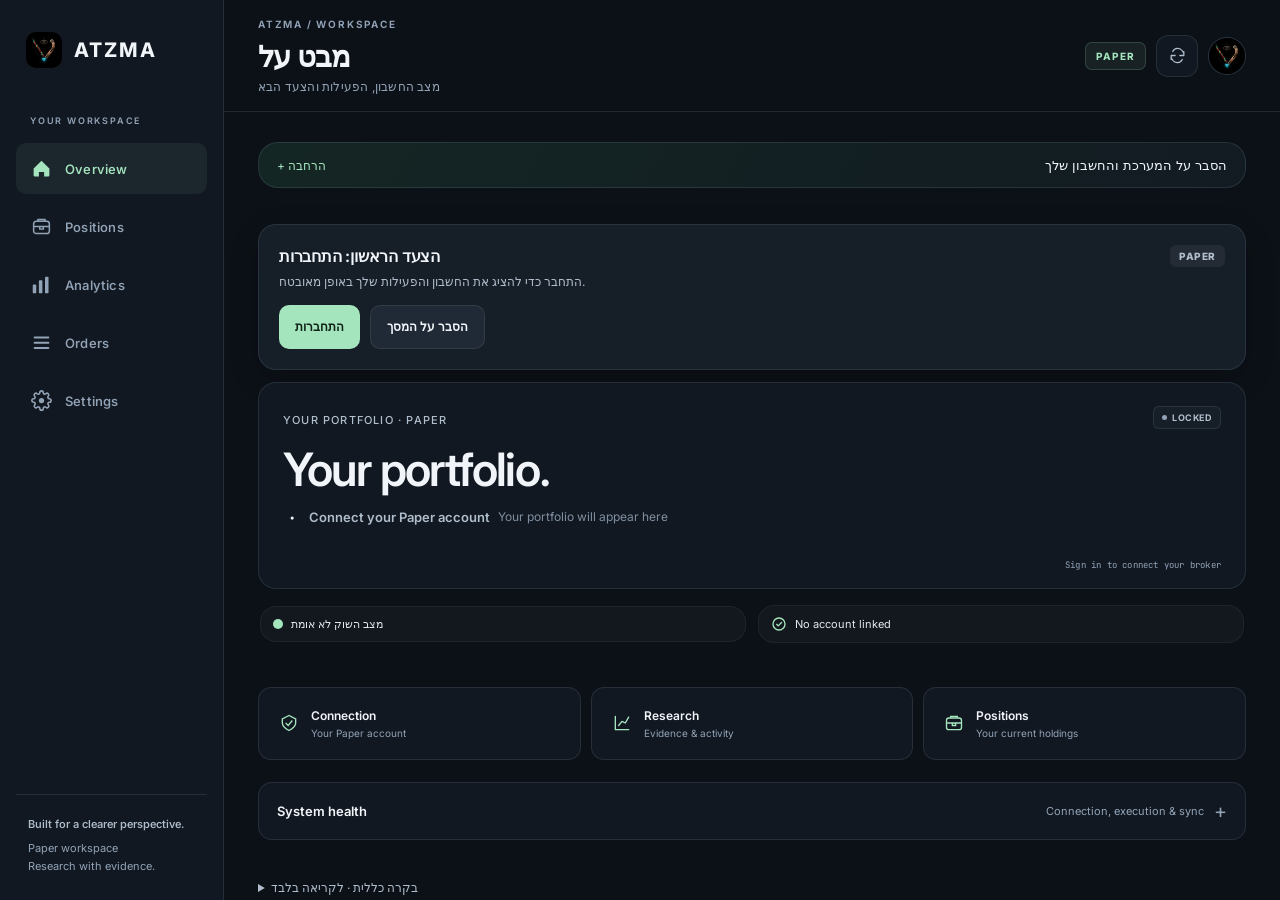
<file: index.html>
<!DOCTYPE html>
<html lang="en">
<head>
<meta charset="UTF-8">
<meta name="viewport" content="width=device-width, initial-scale=1.0, viewport-fit=cover">
<meta name="mobile-web-app-capable" content="yes">
<meta name="apple-mobile-web-app-capable" content="yes">
<meta name="apple-mobile-web-app-status-bar-style" content="black-translucent">
<meta name="description" content="ATZMA is an autonomous trading agent with protected broker connectivity, execution control, and institutional-grade monitoring.">
<meta property="og:title" content="ATZMA">
<meta property="og:description" content="Autonomous trading intelligence with broker verification, risk control, and protected execution.">
<meta property="og:type" content="website">
<meta property="og:url" content="https://owandakin-coder.github.io/agent-analyst/">
<meta property="og:image" content="https://owandakin-coder.github.io/agent-analyst/logo.png">
<meta name="twitter:card" content="summary_large_image">
<title>ATZMA – AI Trading Intelligence</title>
<link rel="icon" type="image/png" href="logo.png">
<link rel="apple-touch-icon" href="logo.png">
<script defer src="vendor/chart.umd.min.js" onload="if(document.getElementById('pg-charts')?.classList.contains('active')) initCharts();"></script>
<link rel="preconnect" href="https://sofowpweliticltlbxrj.supabase.co" crossorigin>
<link rel="preconnect" href="https://fonts.googleapis.com">
<link rel="preconnect" href="https://fonts.gstatic.com" crossorigin>
<link rel="stylesheet" href="https://fonts.googleapis.com/css2?family=Inter:wght@300;400;500;600;700;800;900&amp;family=JetBrains+Mono:wght@400;500;600;700&amp;display=swap" media="print" onload="this.media='all'">
<style>


:root {
  --bg: #000;
  --c1: #111113;
  --c2: #1a1a1c;
  --c3: #242426;
  --c4: #2e2e30;
  --green:  #34c759;
  --green2: #30d158;
  --red:    #ff3b30;
  --blue:   #0a84ff;
  --purple: #bf5af2;
  --orange: #ff9f0a;
  --white:  #ffffff;
  --g1: #ebebf5;
  --g2: #aeaeb2;
  --g3: #636366;
  --g4: #3a3a3c;
  --safe-t: env(safe-area-inset-top, 0px);
  --safe-b: env(safe-area-inset-bottom, 16px);
}

*, *::before, *::after { margin:0; padding:0; box-sizing:border-box; -webkit-tap-highlight-color:transparent; }

html { font-size: 16px; }
body {
  background: var(--bg);
  font-family: 'Inter', -apple-system, sans-serif;
  color: var(--white);
  height: 100dvh;
  overflow: hidden;
  position: relative;
}
body.booting #app {
  opacity: 0;
  pointer-events: none;
}

/* ── Neural grid background ── */
#bg-canvas {
  position: fixed; inset: 0;
  z-index: 0; pointer-events: none;
  opacity: 0.35;
}

/* ── App ── */
#app {
  position: relative; z-index: 1;
  display: flex; flex-direction: column;
  height: 100dvh;
  max-width: 430px;
  margin: 0 auto;
  transition: opacity 0.22s ease;
}
.boot-overlay {
  position: fixed;
  inset: 0;
  z-index: 450;
  display: flex;
  align-items: center;
  justify-content: center;
  padding: 24px;
  background:
    radial-gradient(circle at top, rgba(10,30,60,0.45), rgba(0,0,0,0.94) 56%);
  backdrop-filter: blur(18px);
}
.boot-overlay.hidden { display: none; }
.boot-card {
  width: 100%;
  max-width: 390px;
  padding: 28px 22px;
  border-radius: 28px;
  border: 1px solid rgba(255,255,255,0.08);
  background: linear-gradient(180deg, rgba(17,19,22,0.96), rgba(10,12,14,0.96));
  box-shadow: 0 24px 80px rgba(0,0,0,0.45);
  text-align: center;
}
.boot-logo {
  width: 52px;
  height: 52px;
  margin: 0 auto 16px;
  border-radius: 16px;
  object-fit: cover;
}
.boot-title {
  font-size: 24px;
  font-weight: 800;
  letter-spacing: -0.7px;
}
.boot-copy {
  margin-top: 8px;
  font-size: 12.5px;
  line-height: 1.55;
  color: var(--g2);
}
.boot-loader {
  width: 42px;
  height: 42px;
  margin: 18px auto 0;
  border-radius: 50%;
  border: 3px solid rgba(255,255,255,0.08);
  border-top-color: var(--green);
  animation: boot-spin 0.9s linear infinite;
}
@keyframes boot-spin { to { transform: rotate(360deg); } }

/* ── Header ── */
.hdr {
  padding: calc(var(--safe-t) + 16px) 20px 12px;
  display: flex; justify-content: space-between; align-items: center;
  flex-shrink: 0;
  background: linear-gradient(to bottom, rgba(0,0,0,0.95) 60%, transparent);
  position: relative; z-index: 10;
}
.hdr-l h1 { font-size: 20px; font-weight: 800; letter-spacing: -0.5px; }
.hdr-l p  { font-size: 10.5px; color: var(--g3); margin-top: 1px; font-weight: 300; letter-spacing: 0.2px; }
.avatar {
  width: 36px; height: 36px; border-radius: 50%;
  background: var(--c3);
  display: flex; align-items: center; justify-content: center;
  font-size: 11px; font-weight: 700; color: var(--green);
  position: relative;
}
.avatar::after {
  content:''; position:absolute; inset:-2px; border-radius:50%;
  background: conic-gradient(var(--green), var(--blue), var(--purple), var(--green));
  z-index:-1; animation: spin 4s linear infinite;
}
.avatar::before {
  content:''; position:absolute; inset:-1px; border-radius:50%;
  background: var(--bg); z-index:-1;
}
@keyframes spin { to { transform: rotate(360deg); } }

/* ── Pages ── */
.pages { flex:1; overflow:hidden; position:relative; }
.page {
  position:absolute; inset:0;
  overflow-y:auto; overflow-x:hidden;
  padding: 6px 16px calc(16px + var(--safe-b));
  scrollbar-width: none;
  opacity:0; pointer-events:none;
  transition: opacity 0.28s ease, transform 0.28s cubic-bezier(.4,0,.2,1);
  transform: scale(0.97);
}
.page::-webkit-scrollbar { display:none; }
.page.active { opacity:1; pointer-events:all; transform: scale(1); }

/* ── Tab Bar ── */
.tabbar {
  display: flex;
  background: rgba(10,10,12,0.92);
  border-top: 1px solid rgba(255,255,255,0.06);
  padding-bottom: var(--safe-b);
  flex-shrink: 0;
  backdrop-filter: blur(30px) saturate(180%);
  -webkit-backdrop-filter: blur(30px) saturate(180%);
}
.tab {
  flex:1; display:flex; flex-direction:column; align-items:center; gap:3px;
  padding: 9px 0 6px; cursor:pointer; position:relative;
  transition: opacity 0.15s;
  user-select: none;
}
.tab:active { opacity:0.5; }
.tab-icon { width:24px; height:24px; position:relative; }
.tab-icon svg { width:100%; height:100%; }
.tab-lbl { font-size:9px; font-weight:500; color:var(--g3); transition:color 0.2s; letter-spacing:0.2px; }
.tab.active .tab-lbl { color:var(--green); }
.tab-bar-indicator {
  position:absolute; bottom:-1px; left:50%; transform:translateX(-50%);
  width:0; height:2px; background:var(--green); border-radius:1px;
  transition: width 0.25s cubic-bezier(.4,0,.2,1);
}
.tab.active .tab-bar-indicator { width:20px; }

/* ══════════════════════ SHARED COMPONENTS ══════════════════════ */
.card {
  background: var(--c2);
  border-radius: 20px;
  border: 1px solid rgba(255,255,255,0.05);
  margin-bottom: 10px;
  position: relative; overflow: hidden;
}
.card-pad { padding: 18px; }

.lbl {
  font-size: 9.5px; font-weight: 500; color: var(--g3);
  letter-spacing: 0.8px; text-transform: uppercase;
}
.sh {
  display:flex; justify-content:space-between; align-items:center;
  margin: 18px 2px 10px;
}
.sh h2 { font-size: 15px; font-weight: 700; }
.sh a  { font-size: 11px; color: var(--g3); cursor:pointer; transition:color 0.2s; }
.sh a:hover { color: var(--green); }
.sep { height:1px; background:var(--g4); margin-bottom:10px; opacity:0.5; }

.pill-row { display:flex; gap:6px; margin-bottom:12px; flex-wrap:wrap; }
.pill {
  padding: 5px 14px; border-radius:20px; font-size:11px; font-weight:600;
  background:var(--c3); color:var(--g2); cursor:pointer;
  border: 1px solid transparent; transition:all 0.2s;
  user-select:none;
}
.pill:active { transform:scale(0.95); }
.pill.active { background:rgba(52,199,89,.13); color:var(--green); border-color:rgba(52,199,89,.3); }

/* number animation */
.num-animate { transition: all 0.4s cubic-bezier(.4,0,.2,1); }
.num-flash { animation: flash 0.5s ease; }
@keyframes flash { 0%,100%{opacity:1} 40%{opacity:0.4} }

/* ══════════════════════ HOME ══════════════════════ */

/* Hero card */
.hero {
  border: 1px solid rgba(52,199,89,0.18);
  background: linear-gradient(145deg, #111315 0%, #0d1210 100%);
  box-shadow: 0 0 60px rgba(52,199,89,0.06), inset 0 1px 0 rgba(255,255,255,0.04);
  transition: border-color 0.3s, box-shadow 0.3s;
  cursor: default;
}
.hero:hover { border-color:rgba(52,199,89,0.35); box-shadow:0 0 80px rgba(52,199,89,0.1); }

.live-badge {
  position:absolute; top:14px; right:14px;
  background:rgba(52,199,89,0.1); border:1px solid rgba(52,199,89,0.28);
  border-radius:20px; padding:3px 9px;
  display:flex; align-items:center; gap:5px;
  font-size:9px; font-weight:700; color:var(--green); letter-spacing:0.5px;
}
.ldot { width:5px; height:5px; border-radius:50%; background:var(--green); animation:blink 1.4s ease-in-out infinite; }
@keyframes blink { 0%,100%{opacity:1;box-shadow:0 0 5px var(--green)} 50%{opacity:.3;box-shadow:none} }

.hero-val {
  font-size: 34px; font-weight: 900; letter-spacing: -1.5px;
  margin: 8px 0 4px; font-variant-numeric: tabular-nums;
  transition: color 0.4s;
}
.hero-chg {
  display:flex; align-items:center; gap:7px;
  font-size:13px; font-weight:600;
}
.hero-chg .sub { font-size:11px; font-weight:400; opacity:0.85; }
.trend-arrow {
  display:inline-flex; align-items:center; justify-content:center;
  width:18px; height:18px; border-radius:50%;
  font-size:10px; font-weight:800;
  transition: background 0.4s, color 0.4s;
}
.trend-up   { background:rgba(52,199,89,.2); color:var(--green); }
.trend-down { background:rgba(255,59,48,.2);  color:var(--red); }

/* Sparkline overlay */
.spark-wrap { position:absolute; bottom:0; right:0; width:130px; height:80px; opacity:0.9; }
.spark-wrap svg { width:100%; height:100%; }

/* pulse ring on spark dot */
.spark-pulse { animation: spark-ring 2s ease-in-out infinite; }
@keyframes spark-ring { 0%,100%{r:4;opacity:1} 50%{r:9;opacity:0} }

/* KPI grid */
.kpi-grid { display:grid; grid-template-columns:1fr 1fr; gap:9px; margin-bottom:10px; }
.kpi {
  background:var(--c2); border-radius:16px; padding:14px;
  border:1px solid rgba(255,255,255,0.04);
  position:relative; overflow:hidden; cursor:pointer;
  transition: transform 0.15s, border-color 0.2s;
  user-select:none;
}
.kpi:active { transform:scale(0.96); }
.kpi:hover  { border-color:rgba(255,255,255,0.1); }
.kpi-accent { position:absolute; left:0; top:14px; width:2.5px; height:30px; border-radius:0 2px 2px 0; }
.kpi-lbl  { font-size:9px; font-weight:500; color:var(--g3); letter-spacing:0.7px; text-transform:uppercase; }
.kpi-val  { font-size:22px; font-weight:800; letter-spacing:-0.5px; margin:5px 0 4px; font-variant-numeric:tabular-nums; }
.kpi-sub  { font-size:9px; color:var(--g3); font-weight:300; }

.status-grid {
  display:grid;
  grid-template-columns:1fr 1fr;
  gap:9px;
  margin-bottom:12px;
}
.status-tile {
  background:linear-gradient(180deg, rgba(255,255,255,0.03), rgba(255,255,255,0.01));
  border:1px solid rgba(255,255,255,0.05);
  border-radius:18px;
  padding:14px;
  min-height:96px;
}
.status-kicker {
  font-size:9px;
  font-weight:600;
  letter-spacing:0.8px;
  text-transform:uppercase;
  color:var(--g3);
}
.status-main {
  margin-top:8px;
  font-size:18px;
  font-weight:800;
  letter-spacing:-0.4px;
}
.status-sub {
  margin-top:4px;
  font-size:10.5px;
  color:var(--g2);
  line-height:1.35;
}
.status-main.mono,
.status-sub.mono {
  font-family:'JetBrains Mono', monospace;
}
.health-pill {
  display:inline-flex;
  align-items:center;
  gap:6px;
  margin-top:8px;
  padding:4px 8px;
  border-radius:999px;
  font-size:9px;
  font-weight:700;
  letter-spacing:0.4px;
  background:rgba(52,199,89,.1);
  color:var(--green);
  border:1px solid rgba(52,199,89,.18);
}
.health-pill.warn {
  background:rgba(255,159,10,.1);
  color:var(--orange);
  border-color:rgba(255,159,10,.2);
}
.health-pill.stop {
  background:rgba(255,59,48,.12);
  color:var(--red);
  border-color:rgba(255,59,48,.24);
}
.control-card {
  background:linear-gradient(180deg, rgba(16,18,22,0.94), rgba(12,14,18,0.98));
  border:1px solid rgba(90,120,160,0.18);
  box-shadow:0 14px 42px rgba(0,0,0,0.28);
}
.control-head {
  display:flex;
  justify-content:space-between;
  align-items:flex-start;
  gap:12px;
  margin-bottom:14px;
}
.control-head h2 {
  font-size:18px;
  font-weight:800;
  letter-spacing:-0.4px;
}
.control-head p {
  margin-top:4px;
  font-size:11px;
  color:var(--g2);
  line-height:1.4;
}
.mode-chip {
  padding:6px 10px;
  border-radius:999px;
  background:rgba(10,132,255,.1);
  color:#89bbff;
  border:1px solid rgba(10,132,255,.24);
  font-size:10px;
  font-weight:800;
  letter-spacing:0.7px;
  text-transform:uppercase;
}
.control-actions {
  display:grid;
  grid-template-columns:1fr 1fr;
  gap:9px;
}
.ctl-btn {
  border:none;
  border-radius:16px;
  padding:14px 12px;
  font-family:inherit;
  font-size:13px;
  font-weight:800;
  letter-spacing:0.1px;
  cursor:pointer;
  transition:transform 0.15s, opacity 0.15s, background 0.2s, border-color 0.2s;
}
.ctl-btn:active { transform:scale(0.98); }
.ctl-btn-primary {
  background:#d9e9ff;
  color:#04121f;
}
.ctl-btn-secondary {
  background:rgba(255,255,255,0.04);
  color:var(--white);
  border:1px solid rgba(255,255,255,0.08);
}
.ctl-btn-danger {
  grid-column:1 / -1;
  background:linear-gradient(180deg, #612322, #3e1414);
  color:#ffe5e3;
  border:1px solid rgba(255,59,48,.25);
}
.control-note {
  margin-top:12px;
  border-top:1px solid rgba(255,255,255,0.06);
  padding-top:12px;
  font-size:11px;
  color:var(--g2);
  line-height:1.45;
}
.workspace-banner {
  margin:14px 0 12px;
  padding:14px 14px 12px;
  border-radius:18px;
  border:1px solid rgba(255,255,255,0.06);
  background:linear-gradient(135deg, rgba(10,132,255,0.12), rgba(52,199,89,0.08)), rgba(18,20,24,0.92);
  box-shadow:0 10px 30px rgba(0,0,0,0.18);
}
.workspace-banner-head {
  display:flex;
  align-items:flex-start;
  justify-content:space-between;
  gap:12px;
}
.workspace-banner-title { font-size:14px; font-weight:700; letter-spacing:-0.2px; }
.workspace-banner-copy { margin-top:5px; font-size:11.5px; color:var(--g2); line-height:1.5; }
.workspace-banner-pill {
  padding:5px 9px;
  border-radius:999px;
  font-size:10px;
  font-weight:800;
  letter-spacing:0.4px;
  text-transform:uppercase;
  white-space:nowrap;
  background:rgba(255,255,255,0.06);
  color:var(--g2);
}
.workspace-banner-actions { display:flex; gap:10px; margin-top:12px; }
.workspace-banner-btn {
  border:none;
  border-radius:12px;
  padding:11px 14px;
  font:inherit;
  font-size:12px;
  font-weight:800;
  cursor:pointer;
}
.workspace-banner-btn.primary { background:linear-gradient(135deg, #2d8cff, #34c759); color:#06111b; }
.workspace-banner-btn.secondary { background:rgba(255,255,255,0.05); border:1px solid rgba(255,255,255,0.08); color:var(--white); }
.detail-card {
  background:var(--c2);
  border-radius:18px;
  border:1px solid rgba(255,255,255,0.05);
  padding:16px;
  margin-bottom:10px;
}
.detail-head {
  display:flex;
  justify-content:space-between;
  align-items:center;
  gap:10px;
  margin-bottom:10px;
}
.detail-head h3 {
  font-size:14px;
  font-weight:700;
  letter-spacing:-0.2px;
}
.detail-stack {
  display:grid;
  gap:10px;
}
.detail-row {
  display:flex;
  justify-content:space-between;
  align-items:flex-start;
  gap:10px;
}
.detail-label {
  font-size:10px;
  letter-spacing:0.7px;
  text-transform:uppercase;
  color:var(--g3);
}
.detail-value {
  margin-top:3px;
  font-size:14px;
  font-weight:700;
}
.detail-copy {
  margin-top:4px;
  font-size:11px;
  color:var(--g2);
  line-height:1.4;
}
.safety-grid {
  display:grid;
  grid-template-columns:1fr 1fr;
  gap:9px;
}
.safety-chip {
  min-height:90px;
  padding:13px;
  border-radius:16px;
  border:1px solid rgba(255,255,255,0.05);
  background:rgba(255,255,255,0.02);
}
.safety-chip .v {
  margin-top:10px;
  font-size:17px;
  font-weight:800;
}
.safety-chip .s {
  margin-top:5px;
  font-size:10.5px;
  color:var(--g2);
  line-height:1.35;
}
.audit-list {
  display:grid;
  gap:8px;
}
.audit-row {
  display:flex;
  align-items:flex-start;
  gap:10px;
  padding:11px 12px;
  border-radius:14px;
  background:rgba(255,255,255,0.02);
  border:1px solid rgba(255,255,255,0.04);
}
.audit-time {
  min-width:56px;
  font-family:'JetBrains Mono', monospace;
  font-size:10px;
  color:var(--g3);
  padding-top:2px;
}
.audit-body {
  flex:1;
}
.audit-title {
  font-size:12px;
  font-weight:700;
  color:var(--g1);
}
.audit-meta {
  margin-top:3px;
  font-size:10.5px;
  color:var(--g2);
  line-height:1.35;
}
.audit-tag {
  flex-shrink:0;
  padding:4px 8px;
  border-radius:999px;
  font-size:9px;
  font-weight:800;
  letter-spacing:0.5px;
  text-transform:uppercase;
  background:rgba(10,132,255,.1);
  color:#89bbff;
  border:1px solid rgba(10,132,255,.2);
}
.meta-strip {
  display:flex;
  align-items:center;
  justify-content:space-between;
  gap:10px;
  margin:2px 0 12px;
}
.meta-chip {
  flex:1;
  min-width:0;
  display:flex;
  align-items:center;
  gap:8px;
  padding:10px 12px;
  border-radius:16px;
  background:rgba(255,255,255,0.03);
  border:1px solid rgba(255,255,255,0.05);
  font-size:11px;
  color:var(--g1);
}
.meta-dot {
  width:10px;
  height:10px;
  border-radius:50%;
  background:var(--green);
  box-shadow:0 0 12px rgba(72,235,117,0.35);
  flex-shrink:0;
}
.meta-icon {
  width:16px;
  height:16px;
  flex-shrink:0;
  color:var(--green);
}
.status-panel {
  border-radius:20px;
  background:linear-gradient(180deg, rgba(18,22,28,0.98), rgba(13,16,22,0.94));
  border:1px solid rgba(255,255,255,0.06);
  overflow:hidden;
  margin-bottom:12px;
}
.status-row {
  display:flex;
  align-items:center;
  gap:14px;
  padding:15px 16px;
  border-bottom:1px solid rgba(255,255,255,0.05);
}
.status-row.clickable { cursor:pointer; }
.status-row:last-child {
  border-bottom:none;
}
.status-row-icon {
  width:40px;
  height:40px;
  border-radius:12px;
  display:flex;
  align-items:center;
  justify-content:center;
  background:rgba(81,133,255,0.08);
  color:#5ca3ff;
  border:1px solid rgba(81,133,255,0.12);
  flex-shrink:0;
}
.status-row-icon svg {
  width:22px;
  height:22px;
}
.status-row-body {
  flex:1;
  min-width:0;
}
.status-row-label {
  font-size:10px;
  letter-spacing:0.7px;
  text-transform:uppercase;
  color:var(--g3);
}
.status-row-value {
  margin-top:4px;
  font-size:15px;
  font-weight:700;
  color:var(--g1);
}
.status-row-value.good {
  color:var(--green);
}
.status-row-value.paper {
  color:#53a4ff;
}
.status-row-arrow {
  color:var(--g3);
  font-size:19px;
  flex-shrink:0;
}
.action-strip {
  display:grid;
  grid-template-columns:repeat(3, 1fr);
  gap:9px;
  margin-bottom:12px;
}
.action-mini {
  border:none;
  border-radius:16px;
  padding:14px 10px;
  background:rgba(255,255,255,0.03);
  border:1px solid rgba(255,255,255,0.06);
  color:var(--white);
  font-family:inherit;
  cursor:pointer;
  text-align:left;
}
.action-mini:active {
  transform:scale(0.98);
}
.action-mini strong {
  display:block;
  font-size:14px;
  font-weight:700;
}
.action-mini span {
  display:block;
  margin-top:4px;
  font-size:10.5px;
  color:var(--g2);
}
.action-mini.primary {
  background:rgba(72,120,255,0.12);
  border-color:rgba(72,120,255,0.28);
  color:#7fb5ff;
}
.summary-grid {
  display:grid;
  grid-template-columns:1fr 1fr;
  gap:10px;
  margin-bottom:12px;
}
.summary-card {
  border-radius:18px;
  background:linear-gradient(180deg, rgba(18,22,29,0.96), rgba(14,18,24,0.92));
  border:1px solid rgba(255,255,255,0.05);
  overflow:hidden;
}
.summary-card-pad {
  padding:16px;
}
.summary-header {
  display:flex;
  align-items:center;
  justify-content:space-between;
  gap:10px;
  margin-bottom:14px;
}
.summary-title {
  font-size:11px;
  letter-spacing:0.8px;
  text-transform:uppercase;
  color:var(--g2);
}
.summary-body {
  display:grid;
  gap:10px;
}
.metric-line {
  display:flex;
  justify-content:space-between;
  align-items:baseline;
  gap:10px;
}
.metric-name {
  font-size:12px;
  color:var(--g2);
}
.metric-value {
  font-size:13px;
  font-weight:700;
  color:var(--g1);
}
.metric-value.good {
  color:var(--green);
}
.metric-progress {
  display:grid;
  gap:10px;
}
.progress-line {
  display:grid;
  gap:5px;
}
.progress-meta {
  display:flex;
  justify-content:space-between;
  align-items:center;
  gap:8px;
  font-size:11px;
  color:var(--g2);
}
.progress-track {
  height:7px;
  border-radius:999px;
  background:rgba(255,255,255,0.08);
  overflow:hidden;
}
.progress-fill {
  height:100%;
  border-radius:999px;
  background:linear-gradient(90deg, #3d8cff, #65b0ff);
}
.summary-link {
  display:flex;
  align-items:center;
  justify-content:space-between;
  gap:10px;
  padding:12px 16px;
  border-top:1px solid rgba(255,255,255,0.05);
  color:#58a6ff;
  font-size:12px;
}
.positions-stack {
  display:grid;
  gap:10px;
}
.position-card {
  background:rgba(255,255,255,0.025);
  border:1px solid rgba(255,255,255,0.05);
  border-radius:16px;
  padding:13px 14px;
}
.position-top {
  display:flex;
  justify-content:space-between;
  align-items:flex-start;
  gap:10px;
}
.position-symbol {
  font-size:15px;
  font-weight:800;
}
.position-name {
  margin-top:3px;
  font-size:11px;
  color:var(--g3);
}
.position-pnl {
  text-align:right;
  font-size:12px;
  font-weight:700;
}
.position-pnl.good { color:var(--green); }
.position-pnl.bad { color:var(--red); }
.position-meta {
  display:flex;
  justify-content:space-between;
  gap:10px;
  margin-top:10px;
  font-size:11px;
  color:var(--g2);
}

/* Stock row */
.srow {
  background:var(--c2); border-radius:14px; padding:12px 14px;
  display:flex; align-items:center; gap:11px; margin-bottom:8px;
  border:1px solid rgba(255,255,255,0.03);
  cursor:pointer; transition: transform 0.15s, background 0.15s;
  user-select:none;
}
.srow:active { transform:scale(0.98); background:var(--c3); }
.badge {
  border-radius:8px; padding:5px 9px;
  font-family:'JetBrains Mono',monospace; font-size:11px; font-weight:700;
  min-width:50px; text-align:center; flex-shrink:0;
  letter-spacing:0.3px;
}
.bg  { background:rgba(52,199,89,.1); border:1px solid rgba(52,199,89,.25); color:var(--green); }
.br  { background:rgba(255,59,48,.1);  border:1px solid rgba(255,59,48,.25);  color:var(--red); }
.bb  { background:rgba(10,132,255,.1); border:1px solid rgba(10,132,255,.25); color:var(--blue); }
.srow-info { flex:1; min-width:0; }
.srow-name  { font-size:13px; font-weight:600; color:var(--g1); white-space:nowrap; overflow:hidden; text-overflow:ellipsis; }
.srow-meta  { font-family:'JetBrains Mono',monospace; font-size:9.5px; color:var(--g3); margin-top:3px; }
.mini-svg   { width:46px; height:26px; flex-shrink:0; }
.srow-r     { text-align:right; flex-shrink:0; }
.srow-price { font-size:13px; font-weight:700; font-variant-numeric:tabular-nums; }
.srow-pct   { font-size:11px; font-weight:600; margin-top:3px; }

/* ══════════════════════ CHARTS ══════════════════════ */
.chart-wrap { position:relative; height:210px; }
.chart-wrap canvas { border-radius:10px; }
.chart-meta {
  display:flex; gap:6px; margin-top:10px; margin-bottom:4px;
}
.cmeta { flex:1; background:var(--c3); border-radius:12px; padding:10px; text-align:center; }
.cmeta .v { font-size:15px; font-weight:700; font-variant-numeric:tabular-nums; }
.cmeta .l { font-size:9px; color:var(--g3); margin-top:3px; font-weight:400; }

.sector-row { margin-bottom:8px; }
.sector-hdr { display:flex; justify-content:space-between; margin-bottom:4px; }
.sector-hdr span { font-size:11px; }
.bar-bg  { height:5px; background:var(--c3); border-radius:3px; overflow:hidden; }
.bar-fg  { height:100%; border-radius:3px; transition:width 1.2s cubic-bezier(.4,0,.2,1); }

/* ══════════════════════ TRADES ══════════════════════ */
.trades-top { display:grid; grid-template-columns:1fr 1fr 1fr; gap:8px; margin-bottom:12px; }
.tstat { background:var(--c2); border-radius:14px; padding:12px; text-align:center; border:1px solid rgba(255,255,255,0.04); }
.tstat .v { font-size:20px; font-weight:800; font-variant-numeric:tabular-nums; }
.tstat .l { font-size:9px; color:var(--g3); margin-top:3px; }

.trow {
  background:var(--c2); border-radius:14px; padding:13px 14px;
  display:flex; align-items:center; gap:10px; margin-bottom:7px;
  border:1px solid rgba(255,255,255,0.03);
  cursor:pointer; transition:transform 0.15s, background 0.15s;
  user-select:none;
}
.trow:active { transform:scale(0.98); background:var(--c3); }
.t-icon {
  width:36px; height:36px; border-radius:10px;
  display:flex; align-items:center; justify-content:center;
  font-family:'JetBrains Mono',monospace; font-size:11px; font-weight:800; flex-shrink:0;
}
.t-icon.buy  { background:rgba(52,199,89,.12); color:var(--green); }
.t-icon.sell { background:rgba(255,59,48,.12);  color:var(--red); }
.t-info { flex:1; }
.t-name { font-size:13px; font-weight:600; }
.t-time { font-size:10px; color:var(--g3); margin-top:2px; }
.t-r    { text-align:right; }
.t-amt  { font-size:13px; font-weight:700; font-variant-numeric:tabular-nums; }
.t-pnl  { font-size:11px; font-weight:600; margin-top:2px; }

/* ══════════════════════ SETTINGS ══════════════════════ */
.s-sec { margin-bottom:22px; }
.s-sec-lbl { font-size:10px; color:var(--g3); letter-spacing:0.6px; text-transform:uppercase; margin-bottom:8px; font-weight:500; padding-left:4px; }
.s-item {
  background:var(--c2); display:flex; align-items:center; justify-content:space-between;
  padding:13px 16px; margin-bottom:1px;
  cursor:pointer; transition:background 0.15s;
  border:1px solid rgba(255,255,255,0.03);
}
.s-item:first-of-type   { border-radius:16px 16px 4px 4px; }
.s-item:last-of-type    { border-radius:4px 4px 16px 16px; margin-bottom:0; }
.s-item:only-of-type    { border-radius:16px; }
.s-item:active          { background:var(--c3); }
.s-l { display:flex; align-items:center; gap:12px; }
.s-ico { width:32px; height:32px; border-radius:9px; display:flex; align-items:center; justify-content:center; font-size:16px; flex-shrink:0; }
.s-txt-main { font-size:14px; font-weight:500; }
.s-txt-sub  { font-size:10.5px; color:var(--g3); margin-top:1px; }
.s-r { color:var(--g3); font-size:13px; }
.chev { color:var(--g4); font-size:16px; }

/* Toggle */
.tog { position:relative; width:44px; height:26px; flex-shrink:0; display:inline-block; }
.tog input { opacity:0; width:0; height:0; }
.tog-track {
  position:absolute; inset:0; background:#3a3a3c; border-radius:13px;
  cursor:pointer; transition:background 0.25s;
}
.tog input:checked + .tog-track { background:var(--green); }
.tog-knob {
  position:absolute; top:3px; left:3px;
  width:20px; height:20px; background:#fff; border-radius:50%;
  transition:transform 0.25s cubic-bezier(.4,0,.2,1);
  pointer-events:none; box-shadow:0 1px 5px rgba(0,0,0,0.4);
}
.tog input:checked ~ .tog-knob { transform:translateX(18px); }

/* ══════════════════════ ALERTS ══════════════════════ */
.a-hdr { display:flex; justify-content:space-between; align-items:center; margin-bottom:14px; }
.a-hdr-l h2 { font-size:17px; font-weight:700; }
.a-hdr-l p  { font-size:10px; color:var(--g3); margin-top:2px; }
.badge-new {
  background:rgba(52,199,89,.15); color:var(--green);
  padding:2px 8px; border-radius:10px; font-size:10px; font-weight:700;
  margin-left:7px; vertical-align:middle;
}
.add-btn {
  background:rgba(52,199,89,.1); border:1px solid rgba(52,199,89,.3);
  color:var(--green); padding:7px 14px; border-radius:20px;
  font-size:12px; font-weight:700; cursor:pointer; font-family:inherit;
  transition:background 0.2s; white-space:nowrap; flex-shrink:0;
}
.add-btn:active { background:rgba(52,199,89,.2); }

.arow {
  background:var(--c2); border-radius:14px; padding:14px;
  margin-bottom:8px; display:flex; align-items:flex-start; gap:12px;
  cursor:pointer; transition:background 0.15s, transform 0.15s;
  border:1px solid rgba(255,255,255,0.04);
  position:relative; overflow:hidden;
}
.arow:active { background:var(--c3); transform:scale(0.98); }
.arow-bar { position:absolute; left:0; top:0; bottom:0; width:3px; border-radius:2px 0 0 2px; }
.a-ico  { font-size:20px; flex-shrink:0; margin-top:1px; }
.a-body { flex:1; }
.a-title { font-size:13px; font-weight:600; }
.a-desc  { font-size:11px; color:var(--g2); margin-top:3px; line-height:1.4; }
.a-time  { font-size:10px; color:var(--g3); margin-top:5px; }
.a-tag {
  padding:3px 9px; border-radius:20px; font-size:10px; font-weight:700;
  flex-shrink:0; align-self:flex-start; margin-top:2px;
  font-family:'JetBrains Mono',monospace; letter-spacing:0.3px;
}

.full-btn {
  width:100%; padding:14px; border:none; border-radius:14px;
  background:rgba(52,199,89,.1); border:1px solid rgba(52,199,89,.25);
  color:var(--green); font-size:14px; font-weight:700;
  cursor:pointer; font-family:inherit; margin-top:4px;
  transition:background 0.2s, transform 0.15s;
}
.full-btn:active { background:rgba(52,199,89,.2); transform:scale(0.98); }

/* ══════════════════════ MODAL ══════════════════════ */
.overlay {
  position:fixed; inset:0; background:rgba(0,0,0,0.75);
  display:flex; align-items:flex-end; justify-content:center;
  z-index:200; opacity:0; pointer-events:none;
  transition:opacity 0.25s; backdrop-filter:blur(8px);
}
.overlay.open { opacity:1; pointer-events:all; }
.modal {
  background:#1a1a1c; border-radius:24px 24px 0 0;
  padding:20px 20px calc(20px + var(--safe-b));
  width:100%; max-width:430px;
  transform:translateY(100%);
  transition:transform 0.3s cubic-bezier(0.34,1.2,0.64,1);
  border-top:1px solid rgba(255,255,255,0.08);
}
.overlay.open .modal { transform:translateY(0); }
.m-handle { width:36px; height:4px; background:var(--g4); border-radius:2px; margin:0 auto 18px; }
.m-title  { font-size:17px; font-weight:700; margin-bottom:16px; }
.m-input {
  width:100%; background:var(--c3); border:1px solid var(--g4);
  border-radius:12px; padding:13px 14px; color:var(--white);
  font-size:14px; font-family:inherit; outline:none; margin-bottom:10px;
  transition:border-color 0.2s;
}
.m-input:focus { border-color:var(--green); }
select.m-input { appearance:none; cursor:pointer; }
.m-btn {
  width:100%; padding:14px; border:none; border-radius:12px;
  background:var(--green); color:#000; font-size:15px; font-weight:800;
  cursor:pointer; font-family:inherit; margin-top:6px;
  transition:opacity 0.2s, transform 0.15s;
}
.m-btn:active { opacity:0.85; transform:scale(0.98); }

/* ══════════════════════ TOAST ══════════════════════ */
#toast {
  position:fixed; bottom:110px; left:50%; transform:translateX(-50%);
  background:rgba(28,28,30,0.95); color:#fff; padding:10px 22px;
  border-radius:22px; font-size:13px; font-weight:600;
  border:1px solid rgba(255,255,255,0.1); z-index:300;
  opacity:0; pointer-events:none;
  transition:opacity 0.25s, transform 0.25s;
  transform:translateX(-50%) translateY(6px);
  white-space:nowrap;
  backdrop-filter:blur(20px);
  box-shadow:0 8px 30px rgba(0,0,0,0.4);
}
#toast.show { opacity:1; transform:translateX(-50%) translateY(0); }

/* ══════════════════════ BOTTOM SHEETS ══════════════════════ */
.sheet-overlay {
  position:fixed; inset:0; z-index:200;
  background:rgba(0,0,0,0.6);
  display:flex; align-items:flex-end; justify-content:center;
  opacity:0; pointer-events:none;
  transition:opacity 0.3s;
}
.sheet-overlay.open { opacity:1; pointer-events:all; }
.sheet-box {
  background:#1a1a1c; border-radius:24px 24px 0 0;
  padding:20px 20px calc(24px + var(--safe-b));
  width:100%; max-width:430px;
  transform:translateY(100%);
  transition:transform 0.32s cubic-bezier(0.34,1.1,0.64,1);
  border-top:1px solid rgba(255,255,255,0.08);
}
.sheet-overlay.open .sheet-box { transform:translateY(0); }
.sheet-handle { width:36px; height:4px; background:var(--g4); border-radius:2px; margin:0 auto 20px; }
.sheet-title  { font-size:17px; font-weight:700; margin-bottom:18px; }
.risk-opt {
  display:flex; align-items:center; justify-content:space-between;
  padding:14px 16px; border-radius:14px; background:var(--c2);
  margin-bottom:10px; cursor:pointer; border:2px solid transparent;
  transition:border-color 0.2s, background 0.2s;
}
.risk-opt.active { border-color:var(--green); background:rgba(52,199,89,0.08); }
.risk-opt-lbl  { font-size:15px; font-weight:600; }
.risk-opt-sub  { font-size:11.5px; color:var(--g3); margin-top:2px; }
.profile-row { display:flex; justify-content:space-between; align-items:center; padding:12px 0; border-bottom:1px solid var(--g4); }
.profile-row:last-child { border-bottom:none; }
.profile-key { font-size:12.5px; color:var(--g3); }
.profile-val { font-size:13.5px; font-weight:600; }

.auth-overlay {
  position: fixed; inset: 0; z-index: 400;
  display: flex; align-items: center; justify-content: center;
  padding: 20px;
  background: radial-gradient(circle at top, rgba(10,30,60,0.45), rgba(0,0,0,0.9) 55%);
  backdrop-filter: blur(18px);
}
.auth-overlay.hidden { display: none; }
.auth-card {
  width: 100%; max-width: 390px;
  background: linear-gradient(180deg, rgba(17,19,22,0.96), rgba(10,12,14,0.96));
  border: 1px solid rgba(255,255,255,0.08);
  border-radius: 28px;
  padding: 28px 22px 22px;
  box-shadow: 0 24px 80px rgba(0,0,0,0.45);
}
.auth-brand { display:flex; align-items:center; gap:12px; margin-bottom:18px; }
.auth-brand img { width:42px; height:42px; border-radius:14px; object-fit:cover; }
.auth-kicker { font-size:11px; letter-spacing:0.9px; text-transform:uppercase; color:var(--g3); }
.auth-title { font-size:28px; font-weight:800; letter-spacing:-0.8px; margin-top:3px; }
.auth-copy { font-size:13px; line-height:1.5; color:var(--g2); margin-bottom:18px; }
.auth-tabs { display:flex; gap:8px; margin-bottom:16px; }
.auth-tab {
  flex:1; border:none; border-radius:14px; padding:11px 12px;
  background:var(--c3); color:var(--g2); font:inherit; font-size:13px; font-weight:700; cursor:pointer;
}
.auth-tab.active { background:rgba(52,199,89,.16); color:var(--green); border:1px solid rgba(52,199,89,.25); }
.auth-row { display:flex; gap:10px; }
.auth-input {
  width:100%; background:var(--c3); border:1px solid var(--g4); color:var(--white);
  border-radius:14px; padding:14px 15px; margin-bottom:10px; font:inherit; font-size:14px; outline:none;
}
.auth-input:focus { border-color:rgba(52,199,89,.45); }
.auth-submit {
  width:100%; margin-top:6px; border:none; border-radius:14px; padding:14px 16px;
  background:linear-gradient(135deg, #2d8cff, #34c759); color:#021017; font:inherit; font-size:14px; font-weight:800; cursor:pointer;
}
.auth-submit:disabled { opacity:0.6; cursor:not-allowed; }
.auth-meta { margin-top:14px; font-size:12px; color:var(--g3); line-height:1.45; }
.auth-error { min-height:18px; margin-top:10px; font-size:12px; color:#ff8f88; }
.auth-status {
  margin-top:10px; padding:11px 12px; border-radius:14px;
  background:rgba(10,132,255,0.08); border:1px solid rgba(10,132,255,0.18);
  color:#9ac5ff; font-size:12px; line-height:1.45;
}
.auth-status.hidden { display:none; }
.auth-actions { display:flex; gap:10px; margin-top:10px; }
.auth-secondary {
  flex:1; border:none; border-radius:12px; padding:12px 14px;
  background:rgba(255,255,255,0.05); color:var(--white); font:inherit; font-size:12px; font-weight:700; cursor:pointer;
}
.auth-secondary.hidden { display:none; }
.auth-field-label {
  display:block; margin:6px 0 5px; font-size:11px; color:var(--g3); letter-spacing:0.4px;
}
.auth-userbar {
  display:flex; align-items:center; justify-content:space-between;
  gap:12px; margin-top:10px; padding:11px 12px;
  border-radius:14px; background:rgba(255,255,255,0.04); border:1px solid rgba(255,255,255,0.05);
}
.auth-userinfo { min-width:0; }
.auth-userinfo strong { display:block; font-size:13px; }
.auth-userinfo span { display:block; margin-top:3px; font-size:11px; color:var(--g3); white-space:nowrap; overflow:hidden; text-overflow:ellipsis; }
.auth-link {
  border:none; background:none; color:var(--blue); font:inherit; font-size:12px; font-weight:700; cursor:pointer;
}

</style>
<link rel="stylesheet" href="workspace.css?v=20261023a">
</head>
<body class="booting">
<a class="skip-link" href="#pg-home">Skip to workspace</a>

<!-- Neural background -->
<canvas id="bg-canvas"></canvas>

<div id="boot-overlay" class="boot-overlay">
  <div class="boot-card">
    <img src="logo.png" alt="ATZMA" class="boot-logo">
    <div class="boot-title">ATZMA</div>
    <div class="boot-copy" id="boot-copy">Securing your workspace and restoring your session.</div>
    <div class="boot-loader"></div>
  </div>
</div>

<div id="auth-overlay" class="auth-overlay hidden" role="dialog" aria-modal="true" aria-label="Sign in to ATZMA" aria-hidden="true">
  <div class="auth-card">
    <button id="auth-dismiss" class="icon-button auth-dismiss" aria-label="Close sign in" type="button">×</button>
    <div class="auth-brand">
      <img src="logo.png" alt="ATZMA">
      <div>
        <div class="auth-kicker">YOUR PERSONAL WORKSPACE</div>
        <div class="auth-title">ATZMA</div>
      </div>
    </div>
    <div class="auth-copy">A clearer view of your portfolio. Connect your Paper account to bring your positions, activity and research together.</div>
    <div class="auth-tabs">
      <button id="auth-tab-signin" class="auth-tab active" onclick="setAuthMode('signin')">Sign In</button>
      <button id="auth-tab-signup" class="auth-tab" onclick="setAuthMode('signup')">Create Account</button>
    </div>
    <div id="auth-signup-row" class="auth-row" style="display:none;">
      <input id="auth-display-name" class="auth-input" type="text" placeholder="Display name">
    </div>
    <div id="auth-confirm-row" style="display:none;">
      <input id="auth-password-confirm" class="auth-input" type="password" placeholder="Confirm password" autocomplete="new-password">
    </div>
    <input id="auth-email" class="auth-input" type="email" placeholder="Email address" autocomplete="email">
    <input id="auth-password" class="auth-input" type="password" placeholder="Password" autocomplete="current-password" onkeydown="if(event.key==='Enter'){submitAuth();}">
    <button id="auth-submit" class="auth-submit" onclick="submitAuth()">Sign In</button>
    <div id="auth-error" class="auth-error"></div>
    <div id="auth-status" class="auth-status hidden"></div>
    <div class="auth-actions">
      <button id="auth-resend-btn" class="auth-secondary hidden" onclick="resendConfirmation()">Resend Confirmation</button>
      <button id="auth-switch-btn" class="auth-secondary" onclick="toggleAuthMode()">Need an account?</button>
    </div>
    <div class="auth-meta" id="auth-meta">Sign in to activate your personal trading workspace. Portfolio data appears only after your own broker connection is verified.</div>
    <div style="margin-top:10px;text-align:center;font-size:11px;color:var(--g3);line-height:1.5;">
      By continuing you agree to the
      <a href="terms.html" target="_blank" style="color:var(--blue);text-decoration:none;">Terms</a>
      and
      <a href="privacy.html" target="_blank" style="color:var(--blue);text-decoration:none;">Privacy Policy</a>.
    </div>
  </div>
</div>

<div id="app">

  <!-- Header -->
  <div class="hdr">
    <div class="hdr-l">
      <div class="workspace-eyebrow">ATZMA / WORKSPACE</div>
      <h1 id="hdr-title" tabindex="-1" style="display:flex;align-items:center;gap:7px;">
        Overview
      </h1>
      <p id="hdr-sub">Your trading workspace, at a glance</p>
    </div>
    <div class="header-actions">
      <span class="environment-chip">PAPER</span>
      <button class="icon-button" id="workspace-refresh" aria-label="Refresh workspace"><svg viewBox="0 0 24 24" fill="none" aria-hidden="true"><path d="M20 7v5h-5M4 17v-5h5M6 7a7 7 0 0 1 12-1l2 3M4 15l2 3a7 7 0 0 0 12-1" stroke="currentColor" stroke-width="1.6" stroke-linecap="round" stroke-linejoin="round"/></svg></button>
      <button class="header-account" onclick="openProfile()" aria-label="Open your profile"><img src="logo.png" alt=""></button>
    </div>
  </div>

  <!-- Pages -->
  <main class="pages" id="workspace-main" aria-label="Workspace" tabindex="-1">

    <!-- ══ HOME ══ -->
    <div class="page active" id="pg-home">
      <details class="workspace-guide" dir="rtl" aria-label="החשבון שלך במבט ברור">
        <summary class="guide-toggle"><span>הסבר על המערכת והחשבון שלך</span><span class="guide-toggle-hint" aria-hidden="true"></span></summary>
        <div class="guide-content">
        <p class="guide-eyebrow">ATZMA · מסחר מדומה בלבד · PAPER</p>
        <h2 id="guide-title">לוח המעקב של חשבון הדמו שלך</h2>
        <div class="guide-grid">
          <article><h3>האם המערכת עובדת עבורי?</h3><p id="guide-account">נתוני החשבון יופיעו לאחר התחברות ואימות ברוקר.</p><p id="guide-market">בודק את מצב השוק…</p></article>
          <article><h3>מה קרה לאחרונה?</h3><p id="guide-activity">טרם נטענה פעילות אישית.</p><small id="guide-time"></small></article>
          <article><h3>מה עליי לעשות עכשיו?</h3><p id="guide-next">התחבר, חבר חשבון Paper ובדוק את יומן הביצוע.</p></article>
        </div>
        <details class="guide-help"><summary>מה אפשר לעשות כאן, ומה משמעות הנתונים?</summary>
          <p><strong>1. חיבור חשבון:</strong> התחבר וחבר חשבון Alpaca Paper משלך. מפתחות הברוקר אינם פרטי ההתחברות לאתר.</p>
          <p><strong>2. מעקב:</strong> Positions מציג החזקות נוכחיות; Orders מציג מילויים שאושרו בברוקר; Analytics מציג נתוני תיק ומחקר, לפי המקור המסומן.</p>
          <p><strong>3. בדיקת האוטומציה:</strong> ביומן הביצוע ניתן לראות בקשות, זמני ביצוע, החלטות וסיבות לדילוג. מחזור שהושלם ללא קנייה או מכירה יכול להיות תקין.</p>
          <p><strong>4. הגדרות:</strong> אפשר לנהל את חיבור הברוקר ואת העדפות התצוגה. העדפת סיכון שנשמרה אינה אישור לשינוי מגבלות המנוע. פעולות הבקרה הכלליות מוצגות לקריאה בלבד במסך זה.</p>
          <p>יתרה ורווח יומי הם נתוני חשבון Paper; הם עשויים לכלול הפקדות ופעולות ידניות. הם אינם הוכחה לרווחיות האסטרטגיה. מקף פירושו שאין נתון מאומת, ולא אפס.</p>
        </details>
        </div>
      </details>
      <div class="workspace-banner">
        <div class="workspace-banner-head">
          <div>
            <div class="workspace-banner-title" id="workspace-banner-title">Secure your personal trading workspace</div>
            <div class="workspace-banner-copy" id="workspace-banner-copy">Sign in first, then attach your Alpaca Paper account. Live portfolio data appears only after broker verification.</div>
          </div>
          <div class="workspace-banner-pill" id="workspace-banner-pill">Locked</div>
        </div>
        <div class="workspace-banner-actions">
          <button class="workspace-banner-btn primary" id="workspace-banner-primary" onclick="handleWorkspacePrimaryAction()">Sign In</button>
          <button class="workspace-banner-btn secondary" id="workspace-banner-secondary" onclick="handleWorkspaceSecondaryAction()">How it works</button>
        </div>
      </div>

      <div class="card hero card-pad">
        <div class="live-badge"><div class="ldot" id="live-dot"></div><span id="market-status">LOCKED</span></div>
        <div id="last-updated-lbl" style="position:absolute;top:40px;right:14px;font-size:8px;color:var(--g3);letter-spacing:0.2px;font-family:'JetBrains Mono',monospace;"></div>
        <div class="lbl">Your portfolio · Paper</div>
        <div class="hero-val" id="h-val">Connect Account</div>
        <div class="hero-chg">
          <span class="trend-arrow" id="h-arrow">•</span>
          <span id="h-chg" style="color:var(--g2)">Sign in to unlock your workspace</span>
          <span id="h-pct" class="sub" style="color:var(--g3)">No broker data loaded</span>
        </div>
        <div class="spark-wrap"><svg id="home-spark" viewBox="0 0 130 80" preserveAspectRatio="none"></svg></div>
      </div>

      <div class="meta-strip">
        <div class="meta-chip">
          <div class="meta-dot"></div>
          <span id="meta-market-open">Sign In</span>
        </div>
        <div class="meta-chip">
          <svg class="meta-icon" viewBox="0 0 24 24" fill="none">
            <circle cx="12" cy="12" r="9" stroke="currentColor" stroke-width="2"></circle>
            <path d="M8.5 12.5L10.8 14.8L15.8 9.8" stroke="currentColor" stroke-width="2" stroke-linecap="round" stroke-linejoin="round"></path>
          </svg>
          <span id="meta-sync-line">No account linked</span>
        </div>
      </div>




      <div class="quick-access" aria-label="Workspace shortcuts">
        <button onclick="openBrokerSheet()"><svg viewBox="0 0 24 24" fill="none" aria-hidden="true"><path d="M12 3 4 7v5c0 5 8 9 8 9s8-4 8-9V7l-8-4Z" stroke="currentColor" stroke-width="1.6"/><path d="m8 12 3 3 5-6" stroke="currentColor" stroke-width="1.6"/></svg><span>Connection<small>Your Paper account</small></span></button>
        <button onclick="openExecutionSheet()"><svg viewBox="0 0 24 24" fill="none" aria-hidden="true"><path d="M4 20V4M4 20h16M8 15l4-5 4 2 4-7" stroke="currentColor" stroke-width="1.6" stroke-linecap="round" stroke-linejoin="round"/></svg><span>Research<small>Evidence & activity</small></span></button>
        <button onclick="switchTab('alerts')"><svg viewBox="0 0 24 24" fill="none" aria-hidden="true"><rect x="3" y="6" width="18" height="14" rx="3" stroke="currentColor" stroke-width="1.6"/><path d="M8 6V4h8v2M3 12h18M10 12v3h4v-3" stroke="currentColor" stroke-width="1.6"/></svg><span>Positions<small>Your current holdings</small></span></button>
      </div>
      <details class="system-health">
      <summary><span>System health</span><span>Connection, execution & sync</span></summary>
      <div class="status-panel">
        <div class="status-row clickable" onclick="handleTradingStatusTap()">
          <div class="status-row-icon" style="color:var(--green);border-color:rgba(72,235,117,0.18);background:rgba(72,235,117,0.06);">
            <svg viewBox="0 0 24 24" fill="none">
              <path d="M3 12H7L9 6L13 18L15 11L17 14H21" stroke="currentColor" stroke-width="2" stroke-linecap="round" stroke-linejoin="round"></path>
            </svg>
          </div>
          <div class="status-row-body">
            <div class="status-row-label">Trading Status</div>
            <div class="status-row-value warn" id="ctl-trading-status">Locked</div>
          </div>
          <div class="status-row-arrow">›</div>
        </div>
        <div class="status-row clickable" onclick="handleModeTap()">
          <div class="status-row-icon">
            <svg viewBox="0 0 24 24" fill="none">
              <path d="M8 3H16L20 7V21H4V3H8Z" stroke="currentColor" stroke-width="2" stroke-linejoin="round"></path>
              <path d="M8 11H16M8 15H13" stroke="currentColor" stroke-width="2" stroke-linecap="round"></path>
            </svg>
          </div>
          <div class="status-row-body">
            <div class="status-row-label">Mode</div>
            <div class="status-row-value warn" id="active-mode-row">Locked</div>
          </div>
          <div class="status-row-arrow">›</div>
        </div>
        <div class="status-row clickable" onclick="handleExecutorTap()">
          <div class="status-row-icon" style="color:#ffffff;border-color:rgba(255,255,255,0.08);background:rgba(255,255,255,0.03);">
            <svg viewBox="0 0 24 24" fill="currentColor">
              <path d="M12 2C6.48 2 2 6.58 2 12.22C2 16.74 4.87 20.57 8.84 21.92C9.34 22.02 9.5 21.7 9.5 21.42C9.5 21.17 9.49 20.49 9.49 19.73C6.73 20.35 6.14 18.52 6.14 18.52C5.68 17.32 5.03 17 5.03 17C4.12 16.36 5.1 16.37 5.1 16.37C6.11 16.44 6.64 17.44 6.64 17.44C7.53 19 8.97 18.55 9.54 18.28C9.63 17.61 9.89 17.15 10.18 16.89C7.97 16.63 5.65 15.75 5.65 11.8C5.65 10.67 6.04 9.74 6.69 9C6.59 8.74 6.25 7.69 6.79 6.28C6.79 6.28 7.64 6 9.48 7.28C10.29 7.05 11.16 6.94 12.03 6.94C12.9 6.94 13.77 7.05 14.58 7.28C16.42 6 17.27 6.28 17.27 6.28C17.81 7.69 17.47 8.74 17.37 9C18.02 9.74 18.41 10.67 18.41 11.8C18.41 15.76 16.08 16.62 13.86 16.88C14.23 17.21 14.56 17.86 14.56 18.85C14.56 20.28 14.55 21.08 14.55 21.42C14.55 21.7 14.71 22.03 15.22 21.92C19.19 20.57 22.06 16.74 22.06 12.22C22.06 6.58 17.58 2 12 2Z"></path>
            </svg>
          </div>
          <div class="status-row-body">
            <div class="status-row-label">Active Executor</div>
            <div class="status-row-value warn" id="ctl-executor">Sign in required</div>
          </div>
          <div class="status-row-arrow">›</div>
        </div>
        <div class="status-row clickable" onclick="handleBrokerStatusTap()">
          <div class="status-row-icon" style="color:var(--green);border-color:rgba(72,235,117,0.18);background:rgba(72,235,117,0.06);">
            <svg viewBox="0 0 24 24" fill="none">
              <path d="M5 12A7 7 0 0 1 19 12" stroke="currentColor" stroke-width="2" stroke-linecap="round"></path>
              <path d="M8 12A4 4 0 0 1 16 12" stroke="currentColor" stroke-width="2" stroke-linecap="round"></path>
              <circle cx="12" cy="12" r="1.7" fill="currentColor"></circle>
            </svg>
          </div>
          <div class="status-row-body">
            <div class="status-row-label">Broker Status</div>
            <div class="status-row-value warn" id="ctl-broker">Not connected</div>
          </div>
          <div class="status-row-arrow">›</div>
        </div>
        <div class="status-row clickable" onclick="handleSyncStatusTap()">
          <div class="status-row-icon" style="color:var(--green);border-color:rgba(72,235,117,0.18);background:rgba(72,235,117,0.06);">
            <svg viewBox="0 0 24 24" fill="none">
              <path d="M4 4V10H10" stroke="currentColor" stroke-width="2" stroke-linecap="round" stroke-linejoin="round"></path>
              <path d="M20 20V14H14" stroke="currentColor" stroke-width="2" stroke-linecap="round" stroke-linejoin="round"></path>
              <path d="M5.6 15A8 8 0 0 0 19 18.4L20 20M4 4L5 5.6A8 8 0 0 1 18.4 5" stroke="currentColor" stroke-width="2" stroke-linecap="round" stroke-linejoin="round"></path>
            </svg>
          </div>
          <div class="status-row-body">
            <div class="status-row-label">Sync Status</div>
            <div class="status-row-value warn" id="ctl-sync-status">Locked</div>
          </div>
          <div class="status-row-arrow">›</div>
        </div>
      </div>

      </details>
      <details class="readonly-controls"><summary>בקרה כללית · לקריאה בלבד</summary><p dir="rtl">כפתורים אלה אינם זמינים להפעלה מתוך המסך האישי. אין צורך ללחוץ Run Once כדי שהמחזורים המתוזמנים יפעלו.</p><button class="ctl-btn ctl-btn-danger" id="btn-emergency-stop" style="margin-bottom:12px;" onclick="runControlAction('stop')">Emergency Stop</button>

      <div class="action-strip">
        <button class="action-mini" id="btn-run-once" onclick="runControlAction('run_once')">
          <strong>Run Once</strong>
          <span>Execute now</span>
        </button>
        <button class="action-mini" id="btn-pause" onclick="runControlAction('pause')">
          <strong>Pause</strong>
          <span>Pause trading</span>
        </button>
        <button class="action-mini primary" id="btn-resume" onclick="runControlAction('resume')">
          <strong>Resume</strong>
          <span>Resume trading</span>
        </button>
      </div>
      </details>

      <div class="summary-grid">
        <div class="summary-card">
          <div class="summary-card-pad">
            <div class="summary-header">
              <div class="summary-title">Portfolio Summary</div>
              <span class="health-pill" id="decision-pill">LOCKED</span>
            </div>
            <div class="summary-body">
              <div>
                <div class="metric-name">Total Equity</div>
                <div class="hero-val" style="font-size:22px;margin:8px 0 0;" id="summary-equity">$0.00</div>
              </div>
              <div class="metric-line">
                <span class="metric-name">Day P&amp;L</span>
                <span class="metric-value" id="summary-day-pnl">$0.00</span>
              </div>
              <div class="metric-line">
                <span class="metric-name">Unrealized P&amp;L</span>
                <span class="metric-value" id="summary-unrealized">$0.00</span>
              </div>
              <div class="metric-line">
                <span class="metric-name">Buying Power</span>
                <span class="metric-value" id="summary-buying-power">$0.00</span>
              </div>
            </div>
          </div>
          <div class="summary-link" onclick="switchTab('alerts')"><span>View full positions</span><span>›</span></div>
        </div>
        <div class="summary-card">
          <div class="summary-card-pad">
            <div class="summary-header">
              <div class="summary-title">Risk policy · limits not reported</div>
              <span class="health-pill" id="risk-pill">NOT REPORTED</span>
            </div>
            <div class="metric-progress">
              <div class="progress-line">
                <div class="progress-meta"><span>Max Position Size</span><span id="risk-maxpos">לא דווח</span></div>
                <div class="progress-track"><div class="progress-fill" id="risk-maxpos-fill" style="width:62%;"></div></div>
              </div>
              <div class="progress-line">
                <div class="progress-meta"><span>Drawdown Stop</span><span id="risk-ddstop">לא דווח</span></div>
                <div class="progress-track"><div class="progress-fill" id="risk-ddstop-fill" style="width:22%;"></div></div>
              </div>
              <div class="progress-line">
                <div class="progress-meta"><span>Daily Order Limit</span><span id="risk-orderlimit">לא דווח</span></div>
                <div class="progress-track"><div class="progress-fill" id="risk-orderlimit-fill" style="width:38%;"></div></div>
              </div>
              <div class="progress-line">
                <div class="progress-meta"><span>Sync Guard</span><span id="risk-syncguard">לא דווח</span></div>
                <div class="progress-track"><div class="progress-fill" id="risk-syncguard-fill" style="width:92%;"></div></div>
              </div>
            </div>
          </div>
          <div class="summary-link" onclick="switchTab('settings')"><span>View risk settings</span><span>›</span></div>
        </div>
      </div>

      <div class="summary-grid">
        <div class="summary-card">
          <div class="summary-card-pad">
            <div class="summary-header">
              <div class="summary-title">Last Order</div>
              <span class="health-pill" id="ctl-broker-pill">LOCKED</span>
            </div>
            <div class="detail-stack">
              <div>
                <div class="detail-value" id="last-order-main">No broker linked</div>
                <div class="detail-copy" id="last-order-sub">Sign in and verify your broker to load account activity.</div>
              </div>
            </div>
          </div>
          <div class="summary-link" onclick="switchTab('trades')"><span>View order history</span><span>›</span></div>
        </div>
        <div class="summary-card">
          <div class="summary-card-pad">
            <div class="summary-header">
              <div class="summary-title">Last Model Decision</div>
              <span class="health-pill" id="ctl-trading-pill">LOCKED</span>
            </div>
            <div class="detail-stack">
              <div>
                <div class="detail-value" id="last-decision-main">Connect Account</div>
                <div class="detail-copy" id="last-decision-sub">Sign in and verify a broker workspace to start trading.</div>
              </div>
            </div>
          </div>
          <div class="summary-link" onclick="switchTab('charts')"><span>View analytics</span><span>›</span></div>
        </div>
      </div>

      <div class="detail-card">
        <div class="detail-head">
          <h3>Audit Trail</h3>
          <a onclick="switchTab('trades')" style="font-size:11px;color:#58a6ff;cursor:pointer;">View all</a>
        </div>
        <div class="audit-list" id="home-audit-list"></div>
      </div>
    </div>

    <!-- ══ CHARTS ══ -->
    <div class="page" id="pg-charts">
      <div class="pill-row" id="tf-pills">
        <div class="pill active" onclick="setTF(this,'1W')">1W</div>
        <div class="pill" onclick="setTF(this,'1M')">1M</div>
        <div class="pill" onclick="setTF(this,'3M')">3M</div>
        <div class="pill" onclick="setTF(this,'6M')">6M</div>
        <div class="pill" onclick="setTF(this,'1Y')">1Y</div>
      </div>

      <div class="card card-pad" style="margin-bottom:10px;">
        <div class="lbl" style="margin-bottom:10px;">Equity Curve</div>
        <div class="chart-wrap"><canvas id="eq-chart"></canvas></div>
      </div>

      <div class="chart-meta">
        <div class="cmeta"><div class="v" style="color:var(--g2)" id="cm-ret">—</div><div class="l">Total Return</div></div>
        <div class="cmeta"><div class="v" style="color:var(--g2)"  id="cm-spy">—</div><div class="l">vs SPY</div></div>
        <div class="cmeta"><div class="v" style="color:var(--red)"   id="cm-dd">−8.3%</div><div class="l">Max DD</div></div>
      </div>

      <div class="sh" style="margin-top:16px;"><h2>Returns by Asset</h2></div>
      <div class="sep"></div>
      <div class="card card-pad" style="padding:12px 14px;">
        <div class="chart-wrap" style="height:150px;"><canvas id="bar-chart"></canvas></div>
      </div>

      <div class="sh"><h2>Allocation</h2></div>
      <div class="sep"></div>
      <div class="card card-pad" id="alloc-card"></div>
    </div>

    <!-- ══ TRADES ══ -->
    <div class="page" id="pg-trades">
      <div class="trades-top">
        <div class="tstat"><div class="v" style="color:var(--g2)" id="st-buys">0</div><div class="l">Buys</div></div>
        <div class="tstat"><div class="v" style="color:var(--g2)"   id="st-sells">0</div><div class="l">Sells</div></div>
        <div class="tstat"><div class="v" style="color:var(--g2)">—</div><div class="l">Win Rate</div></div>
      </div>
      <div class="pill-row">
        <div class="pill active" onclick="filterT(this,'ALL')">All</div>
        <div class="pill" onclick="filterT(this,'BUY')">Buys</div>
        <div class="pill" onclick="filterT(this,'SELL')">Sells</div>
        <div class="pill" onclick="filterT(this,'WIN')">Winners</div>
        <div class="pill" onclick="filterT(this,'LOSS')">Losers</div>
      </div>
      <div class="sh"><h2>Trade History</h2><a onclick="exportCSV()">⬇ Export</a></div>
      <div class="sep"></div>
      <div id="trades-list"></div>
    </div>

    <!-- ══ SETTINGS ══ -->
    <div class="page" id="pg-settings">
      <div class="s-sec">
        <div class="s-sec-lbl">Account</div>
        <div class="s-item" onclick="openProfile()"><div class="s-l"><div class="s-ico" style="background:rgba(52,199,89,.12)">👤</div><div><div class="s-txt-main">Profile</div><div class="s-txt-sub" id="profile-sub">No account linked</div></div></div><span class="chev">›</span></div>
        <div class="s-item" onclick="openAlpacaInfo()"><div class="s-l"><div class="s-ico" style="background:rgba(10,132,255,.12)">🔗</div><div><div class="s-txt-main">Alpaca API</div><div class="s-txt-sub" id="alpaca-sub">No broker connected</div></div></div><span style="color:var(--orange);font-size:13px" id="alpaca-status">Locked</span></div>
        <div class="s-item" onclick="openBrokerSheet()"><div class="s-l"><div class="s-ico" style="background:rgba(10,132,255,.12)">🛡️</div><div><div class="s-txt-main">Broker Connection</div><div class="s-txt-sub" id="broker-sub">Connect your personal Alpaca workspace</div></div></div><span class="s-r" id="broker-status" style="color:var(--orange)">Setup ›</span></div>
      </div>

      <div class="s-sec">
        <div class="s-sec-lbl">Trading Engine</div>
        <div class="s-item" onclick="openRiskSheet()"><div class="s-l"><div class="s-ico" style="background:rgba(255,159,10,.12)">⚖️</div><div><div class="s-txt-main">Risk preference</div><div class="s-txt-sub" id="risk-sub">Preference only · engine limits not changed</div></div></div><span class="s-r" id="risk-val">Normal ›</span></div>
        <div class="s-item"><div class="s-l"><div class="s-ico" style="background:rgba(52,199,89,.12)">🤖</div><div><div class="s-txt-main">Auto-Trade</div><div class="s-txt-sub">Saved preference only · does not start or pause execution</div></div></div><label class="tog"><input type="checkbox" id="tog-autotrade" checked onchange="togSetting(this,'auto_trade')"><div class="tog-track"></div><div class="tog-knob"></div></label></div>
        <div class="s-item"><div class="s-l"><div class="s-ico" style="background:rgba(255,59,48,.12)">🛑</div><div><div class="s-txt-main">Trailing Stop-Loss</div><div class="s-txt-sub">Saved preference only · engine policy not changed</div></div></div><label class="tog"><input type="checkbox" id="tog-stoploss" checked onchange="togSetting(this,'stop_loss')"><div class="tog-track"></div><div class="tog-knob"></div></label></div>
        <div class="s-item"><div class="s-l"><div class="s-ico" style="background:rgba(191,90,242,.12)">🎲</div><div><div class="s-txt-main">Kelly Criterion</div><div class="s-txt-sub">Saved preference only · engine policy not changed</div></div></div><label class="tog"><input type="checkbox" id="tog-kelly" checked onchange="togSetting(this,'kelly')"><div class="tog-track"></div><div class="tog-knob"></div></label></div>
        <div class="s-item" onclick="openRegimeInfo()"><div class="s-l"><div class="s-ico" style="background:rgba(10,132,255,.12)">📡</div><div><div class="s-txt-main">Regime Detector</div><div class="s-txt-sub">Bull · Sideways · Bear mode</div></div></div><span class="s-r" id="regime-badge" style="color:var(--green);font-size:12px">Not observed ›</span></div>
        <div class="s-item" onclick="openExecutionSheet()"><div class="s-l"><div class="s-ico" style="background:rgba(52,199,89,.12)">🚀</div><div><div class="s-txt-main">Execution Queue</div><div class="s-txt-sub" id="execution-sub">Sign in and verify a broker workspace first</div></div></div><span class="s-r" id="execution-status" style="color:var(--g2)">Locked</span></div>
      </div>

      <div class="s-sec">
        <div class="s-sec-lbl">Notifications</div>
        <div class="s-item"><div class="s-l"><div class="s-ico" style="background:rgba(52,199,89,.12)">🔔</div><div><div class="s-txt-main">Push Alerts</div><div class="s-txt-sub" id="push-sub">Tap to enable browser notifications</div></div></div><label class="tog"><input type="checkbox" id="tog-push" onchange="togPushAlerts(this)"><div class="tog-track"></div><div class="tog-knob"></div></label></div>
        <div class="s-item" onclick="openEmailSheet()"><div class="s-l"><div class="s-ico" style="background:rgba(255,159,10,.12)">📧</div><div><div class="s-txt-main">Daily Summary</div><div class="s-txt-sub" id="email-sub">Set email for daily report at 18:00</div></div></div><label class="tog"><input type="checkbox" id="tog-email" onchange="togSetting(this,'daily_email_on')"><div class="tog-track"></div><div class="tog-knob"></div></label></div>
      </div>

      <div class="s-sec">
        <div class="s-sec-lbl">Model</div>
        <div class="s-item" onclick="openModelSheet()"><div class="s-l"><div class="s-ico" style="background:rgba(120,80,255,.12)">🧠</div><div><div class="s-txt-main">PPO Model</div><div class="s-txt-sub">v2.1 · Single PPO model</div></div></div><span class="chev">›</span></div>
        <div class="s-item" onclick="openRetrainSheet()"><div class="s-l"><div class="s-ico" style="background:rgba(255,159,10,.12)">📅</div><div><div class="s-txt-main">Last Retrain</div><div class="s-txt-sub" id="retrain-sub">Loading…</div></div></div><span class="chev">›</span></div>
      </div>

      <div class="s-sec">
        <div class="s-sec-lbl">Data</div>
        <div class="s-item" onclick="clearAppCache()"><div class="s-l"><div class="s-ico" style="background:rgba(255,59,48,.12)">🗑️</div><div><div class="s-txt-main">Clear Cache</div><div class="s-txt-sub">Remove all local stored data</div></div></div><span class="s-r" style="color:var(--red)">Clear ›</span></div>
        <div class="s-item" onclick="openExportSheet()"><div class="s-l"><div class="s-ico" style="background:rgba(10,132,255,.12)">📤</div><div><div class="s-txt-main">Export All Data</div><div class="s-txt-sub">Positions + Trade history</div></div></div><span class="chev">›</span></div>
      </div>

      <p style="text-align:center;font-size:10px;color:var(--g3);padding:4px 0 20px;">ATZMA v2.1 · AI Trading Intelligence Platform</p>
    </div>

    <!-- ══ POSITIONS ══ -->
    <div class="page" id="pg-alerts">
      <div class="detail-card" style="margin-top:2px;">
        <div class="detail-head">
          <h3>Positions</h3>
          <span class="health-pill" id="positions-count-pill">0 OPEN</span>
        </div>
        <div id="positions-list" class="positions-stack"></div>
      </div>

      <div class="detail-card">
        <div class="detail-head">
          <h3>Signals & Alerts</h3>
          <button class="add-btn" onclick="openModal()">+ New</button>
        </div>
        <div id="alerts-list"></div>
      </div>
    </div>

    <section id="workspace-detail" class="workspace-detail" aria-labelledby="detail-title" hidden>
      <div class="detail-toolbar">
        <button class="back-button" id="workspace-back" aria-label="Go back"><svg viewBox="0 0 24 24" fill="none" aria-hidden="true"><path d="m14 6-6 6 6 6" stroke="currentColor" stroke-width="1.8" stroke-linecap="round" stroke-linejoin="round"/></svg></button>
        <div><div class="detail-context" id="detail-context">Workspace</div><h2 id="detail-title" tabindex="-1"></h2></div>
        <span class="gesture-hint">Swipe left<br>to go back</span>
      </div>
      <div class="detail-content" id="detail-content"></div>
    </section>
  </main><!-- /pages -->

  <!-- Tab Bar -->
  <nav class="tabbar" aria-label="Main navigation">
    <div class="nav-brand"><img src="logo.png" alt=""><span>ATZMA</span></div>
    <div class="nav-caption">YOUR WORKSPACE</div>
    <div class="tab active" id="tab-home" onclick="switchTab('home')">
      <div class="tab-bar-indicator"></div>
      <div class="tab-icon">
        <svg viewBox="0 0 24 24" fill="none">
          <path d="M3 12L12 3L21 12V20C21 20.55 20.55 21 20 21H15V16H9V21H4C3.45 21 3 20.55 3 20V12Z" fill="#34c759"/>
        </svg>
      </div>
      <span class="tab-lbl">Overview</span>
    </div>
    <div class="tab" id="tab-charts" onclick="switchTab('charts')">
      <div class="tab-bar-indicator"></div>
      <div class="tab-icon">
        <svg viewBox="0 0 24 24" fill="none">
          <rect x="2" y="12" width="4" height="10" rx="1" fill="#636366"/>
          <rect x="9" y="7"  width="4" height="15" rx="1" fill="#636366"/>
          <rect x="16" y="3" width="4" height="19" rx="1" fill="#636366"/>
        </svg>
      </div>
      <span class="tab-lbl">Analytics</span>
    </div>
    <div class="tab" id="tab-trades" onclick="switchTab('trades')">
      <div class="tab-bar-indicator"></div>
      <div class="tab-icon">
        <svg viewBox="0 0 24 24" fill="none">
          <rect x="3" y="5"  width="18" height="2.5" rx="1.2" fill="#636366"/>
          <rect x="3" y="11" width="18" height="2.5" rx="1.2" fill="#636366"/>
          <rect x="3" y="17" width="18" height="2.5" rx="1.2" fill="#636366"/>
        </svg>
      </div>
      <span class="tab-lbl">Orders</span>
    </div>
    <div class="tab" id="tab-settings" onclick="switchTab('settings')">
      <div class="tab-bar-indicator"></div>
      <div class="tab-icon">
        <svg viewBox="0 0 24 24" fill="none">
          <circle cx="12" cy="12" r="3" fill="#636366"/>
          <path d="M19.4 15a1.65 1.65 0 0 0 .33 1.82l.06.06a2 2 0 0 1-2.83 2.83l-.06-.06a1.65 1.65 0 0 0-1.82-.33 1.65 1.65 0 0 0-1 1.51V21a2 2 0 0 1-4 0v-.09A1.65 1.65 0 0 0 9 19.4a1.65 1.65 0 0 0-1.82.33l-.06.06a2 2 0 0 1-2.83-2.83l.06-.06A1.65 1.65 0 0 0 4.68 15a1.65 1.65 0 0 0-1.51-1H3a2 2 0 0 1 0-4h.09A1.65 1.65 0 0 0 4.6 9a1.65 1.65 0 0 0-.33-1.82l-.06-.06a2 2 0 0 1 2.83-2.83l.06.06A1.65 1.65 0 0 0 9 4.68a1.65 1.65 0 0 0 1-1.51V3a2 2 0 0 1 4 0v.09a1.65 1.65 0 0 0 1 1.51 1.65 1.65 0 0 0 1.82-.33l.06-.06a2 2 0 0 1 2.83 2.83l-.06.06A1.65 1.65 0 0 0 19.4 9a1.65 1.65 0 0 0 1.51 1H21a2 2 0 0 1 0 4h-.09a1.65 1.65 0 0 0-1.51 1z" stroke="#636366" stroke-width="1.8"/>
        </svg>
      </div>
      <span class="tab-lbl">Settings</span>
    </div>
    <div class="tab" id="tab-alerts" onclick="switchTab('alerts')">
      <div class="tab-bar-indicator"></div>
      <div class="tab-icon" style="position:relative;">
        <svg viewBox="0 0 24 24" fill="none">
          <path d="M18 8A6 6 0 0 0 6 8c0 7-3 9-3 9h18s-3-2-3-9" stroke="#636366" stroke-width="2" stroke-linecap="round"/>
          <path d="M13.73 21a2 2 0 0 1-3.46 0" stroke="#636366" stroke-width="2" stroke-linecap="round"/>
        </svg>
        <span id="alert-badge" style="position:absolute;top:-2px;right:-2px;width:8px;height:8px;background:var(--red);border-radius:50%;border:1.5px solid var(--bg);"></span>
      </div>
      <span class="tab-lbl">Positions</span>
    </div>
    <div class="nav-footer"><strong>Built for a clearer perspective.</strong>Paper workspace<br>Research with evidence.</div>
  </nav>

</div><!-- /app -->

<!-- Modal -->
<div class="overlay" id="modal-overlay" onclick="closeModal(event)">
  <div class="modal">
    <div class="m-handle"></div>
    <div class="m-title">New Alert</div>
    <select class="m-input" id="m-ticker"></select>
    <select class="m-input" id="m-type">
      <option>Price rises above →</option>
      <option>Price drops below ↓</option>
      <option>Daily gain exceeds %</option>
      <option>Daily loss exceeds %</option>
      <option>Drawdown exceeds %</option>
      <option>BUY signal generated</option>
      <option>SELL signal generated</option>
    </select>
    <input class="m-input" type="number" id="m-val" placeholder="Threshold value (e.g. 200)">
    <button class="m-btn" onclick="addAlert()">Create Alert</button>
  </div>
</div>

<!-- ══ PROFILE SHEET ══ -->
<div class="sheet-overlay" id="profile-sheet" onclick="closeSheet('profile-sheet')">
  <div class="sheet-box" onclick="event.stopPropagation()">
    <div class="sheet-handle"></div>
    <div style="display:flex;align-items:center;justify-content:space-between;margin-bottom:18px;">
      <div class="sheet-title" style="margin-bottom:0">Account Profile</div>
      <button id="profile-edit-btn" onclick="toggleProfileEdit()" style="background:var(--c3);border:none;color:var(--blue);font-size:13px;font-weight:700;padding:6px 14px;border-radius:10px;cursor:pointer;font-family:inherit;">Edit</button>
    </div>

    <!-- VIEW MODE -->
    <div id="profile-view">
      <div class="profile-row"><span class="profile-key">Display Name</span><span class="profile-val" id="p-name">—</span></div>
      <div class="profile-row"><span class="profile-key">Email</span><span class="profile-val" id="p-email-view">—</span></div>
      <div class="profile-row"><span class="profile-key">Phone</span><span class="profile-val" id="p-phone-view">—</span></div>
      <div class="profile-row"><span class="profile-key">Account Type</span><span class="profile-val" id="p-type">—</span></div>
      <div class="profile-row"><span class="profile-key">Account #</span><span class="profile-val" id="p-acct">—</span></div>
      <div class="profile-row"><span class="profile-key">Portfolio Value</span><span class="profile-val" id="p-equity">—</span></div>
      <div class="profile-row"><span class="profile-key">Buying Power</span><span class="profile-val" id="p-bp">—</span></div>
      <div class="profile-row"><span class="profile-key">Cash</span><span class="profile-val" id="p-cash">—</span></div>
      <div class="profile-row"><span class="profile-key">Open Positions</span><span class="profile-val" id="p-pos">—</span></div>
      <div class="profile-row"><span class="profile-key">Status</span><span class="profile-val" style="color:var(--green)" id="p-status">—</span></div>
      <div style="margin-top:18px;">
        <button id="profile-signout-btn" onclick="signOutUser()" style="display:none;width:100%;padding:13px;background:rgba(255,59,48,.12);border:1px solid rgba(255,59,48,.25);border-radius:12px;color:#ff8f88;font-size:14px;font-weight:800;cursor:pointer;font-family:inherit;">Sign Out</button>
      </div>
    </div>

    <!-- EDIT MODE (hidden by default) -->
    <div id="profile-edit" style="display:none;">
      <p style="font-size:11.5px;color:var(--g3);margin-bottom:14px;">Edit your personal details. Account data is read-only from Alpaca.</p>
      <label style="font-size:11px;color:var(--g3);margin-bottom:4px;display:block;">Display Name</label>
      <input class="m-input" type="text" id="edit-name" placeholder="Your name">
      <label style="font-size:11px;color:var(--g3);margin:8px 0 4px;display:block;">Email</label>
      <input class="m-input" type="email" id="edit-email" placeholder="your@email.com">
      <label style="font-size:11px;color:var(--g3);margin:8px 0 4px;display:block;">Phone (optional)</label>
      <input class="m-input" type="tel" id="edit-phone" placeholder="+972-50-000-0000">
      <label style="font-size:11px;color:var(--g3);margin:8px 0 4px;display:block;">Timezone</label>
      <select class="m-input" id="edit-tz">
        <option value="Asia/Jerusalem">Israel (UTC+3)</option>
        <option value="America/New_York">New York (UTC-5)</option>
        <option value="Europe/London">London (UTC+0)</option>
        <option value="America/Los_Angeles">Los Angeles (UTC-8)</option>
      </select>
      <div style="display:flex;gap:10px;margin-top:14px;">
        <button onclick="cancelProfileEdit()" style="flex:1;padding:13px;background:var(--c3);border:none;border-radius:12px;color:var(--g2);font-size:14px;font-weight:700;cursor:pointer;font-family:inherit;">Cancel</button>
        <button onclick="saveProfile()" style="flex:2;padding:13px;background:var(--green);border:none;border-radius:12px;color:#000;font-size:14px;font-weight:800;cursor:pointer;font-family:inherit;">Save Changes</button>
      </div>
    </div>
  </div>
</div>

<!-- BROKER SHEET -->
<div class="sheet-overlay" id="broker-sheet" onclick="closeSheet('broker-sheet')">
  <div class="sheet-box" onclick="event.stopPropagation()">
    <div class="sheet-handle"></div>
    <div class="sheet-title">Personal Broker Connection</div>
    <p style="font-size:12px;color:var(--g2);margin-bottom:14px;line-height:1.45;">Each member can attach a separate Alpaca account. Credentials stay server-side and are only used for isolated runs.</p>
    <div class="profile-row"><span class="profile-key">Status</span><span class="profile-val" id="broker-sheet-status" style="color:var(--orange)">Not connected</span></div>
    <div class="profile-row"><span class="profile-key">Last Check</span><span class="profile-val" id="broker-sheet-verified">Never</span></div>
    <div class="profile-row"><span class="profile-key">Masked API Key</span><span class="profile-val" id="broker-sheet-api-mask">-</span></div>
    <div class="profile-row"><span class="profile-key">Masked Secret</span><span class="profile-val" id="broker-sheet-secret-mask">-</span></div>
    <label style="font-size:11px;color:var(--g3);margin:14px 0 4px;display:block;">Workspace Label</label>
    <input class="m-input" type="text" id="broker-account-label" placeholder="My Paper Workspace">
    <label style="font-size:11px;color:var(--g3);margin:8px 0 4px;display:block;">Trading Mode</label>
    <select class="m-input" id="broker-trading-mode">
      <option value="paper">Paper</option>
      <option value="live" disabled>Live (not available yet)</option>
    </select>
    <p style="font-size:11px;color:var(--g3);margin:4px 0 0;line-height:1.4;">ATZMA currently supports Paper trading only.</p>
    <label style="font-size:11px;color:var(--g3);margin:8px 0 4px;display:block;">Base URL</label>
    <input class="m-input" type="text" id="broker-base-url" placeholder="https://paper-api.alpaca.markets">
    <label style="font-size:11px;color:var(--g3);margin:8px 0 4px;display:block;">API Key</label>
    <input class="m-input" type="password" id="broker-api-key" placeholder="Leave blank to keep current key">
    <label style="font-size:11px;color:var(--g3);margin:8px 0 4px;display:block;">Secret Key</label>
    <input class="m-input" type="password" id="broker-secret-key" placeholder="Leave blank to keep current secret">
    <div style="margin-top:10px;padding:12px;border-radius:14px;background:rgba(255,255,255,0.04);border:1px solid rgba(255,255,255,0.06);font-size:11.5px;color:var(--g2);line-height:1.55;">
      <strong style="display:block;color:var(--white);margin-bottom:6px;">Where do these keys come from?</strong>
      1. Open your Alpaca Paper dashboard.<br>
      2. Go to <strong>API Keys</strong>.<br>
      3. Copy the <strong>API Key</strong> and the <strong>Secret Key</strong>.<br>
      4. Use <strong>https://paper-api.alpaca.markets</strong> for Paper mode.<br><br>
      Alpaca usually shows the full Secret Key only when it is first generated. If you cannot see it anymore, generate a fresh key pair in Alpaca and paste both values here.
    </div>
    <label style="display:flex;align-items:center;gap:10px;margin:12px 0 0;font-size:12px;color:var(--g2);">
      <input type="checkbox" id="broker-enabled" checked>
      Allow isolated trading jobs for this workspace
    </label>
    <div id="broker-error" style="min-height:16px;margin-top:12px;font-size:11px;color:#ff8f88;"></div>
    <div style="display:grid;grid-template-columns:1fr 1fr;gap:10px;margin-top:14px;">
      <button onclick="saveBrokerConnection()" style="padding:13px;background:var(--blue);border:none;border-radius:12px;color:#fff;font-size:14px;font-weight:800;cursor:pointer;font-family:inherit;">Save</button>
      <button onclick="verifyBrokerConnection()" style="padding:13px;background:rgba(52,199,89,.14);border:1px solid rgba(52,199,89,.25);border-radius:12px;color:var(--green);font-size:14px;font-weight:800;cursor:pointer;font-family:inherit;">Verify</button>
    </div>
  </div>
</div>

<!-- EXECUTION SHEET -->
<div class="sheet-overlay" id="execution-sheet" onclick="closeSheet('execution-sheet')">
  <div class="sheet-box" onclick="event.stopPropagation()">
    <div class="sheet-handle"></div>
    <div style="display:flex;align-items:center;justify-content:space-between;gap:12px;margin-bottom:12px;">
      <div class="sheet-title" style="margin-bottom:0">Personal Execution Queue</div>
      <button id="personal-run-button" disabled onclick="requestPersonalRun()" style="padding:10px 14px;background:var(--green);border:none;border-radius:12px;color:#04120a;font-size:12px;font-weight:800;cursor:pointer;font-family:inherit;">בקשת מחזור Paper ידני</button>
    </div>
    <p style="font-size:12px;color:var(--g2);line-height:1.45;margin-bottom:12px;">המחזורים המתוזמנים פועלים ללא לחיצה כאן. בקשה ידנית עוברת את אותן הגנות ואינה מבטיחה עסקה. זמינה רק בחשבון מאומת, בשוק פתוח ובמצב מנוע עדכני ומותר.</p>
    <div id="execution-error" style="min-height:16px;margin-bottom:10px;font-size:11px;color:#ff8f88;"></div>
    <section aria-label="סריקת שוק למחקר" dir="rtl" style="margin:16px 0;padding:14px;border:1px solid var(--c4);border-radius:16px;">
      <div style="font-size:15px;font-weight:800;">סריקת שוק יומית · למחקר</div>
      <p style="font-size:12px;color:var(--g2);line-height:1.7;">סריקת ניירות ערך אמריקאיים הזמינים ב־Alpaca, כולל קרנות סל. הדירוג משלב נזילות ותנועת מחיר ואינו אות קנייה. הרשימה אינה משנה את מניות המודל או שולחת הזמנות.</p>
      <div id="market-scan-results" aria-live="polite" style="font-size:12px;line-height:1.7;">יש להתחבר ולאמת חשבון Paper כדי לצפות בסריקה.</div>
    </section>
    <div class="view-segments" aria-label="Activity view">
      <button data-execution-section="evidence" aria-pressed="true">Research evidence</button>
      <button data-execution-section="queue" aria-pressed="false">Execution queue</button>
    </div>
    <section id="execution-evidence-section" style="margin:16px 0;padding:14px;border:1px solid var(--c4);border-radius:16px;" aria-label="Paper evidence lab">
      <div style="font-size:15px;font-weight:800;margin-bottom:6px;">Paper Evidence Lab</div>
      <p style="font-size:11px;color:var(--g2);line-height:1.6;margin-bottom:12px;" dir="rtl">ביצועי חשבון Paper וסימולציות המחקר מוצגים בנפרד. החלפת מודל מחייבת לפחות 21 נקודות יומיות מזווגות — 20 מרווחי תשואה שהושלמו — ובדיקות איכות נוספות.</p>
      <div id="research-evidence" aria-live="polite" style="font-size:12px;color:var(--g2);">Sign in and verify a Paper broker to view your evidence.</div>
    </section>
    <section id="execution-jobs-section" aria-label="Execution queue" hidden>
    <div id="execution-jobs-list" style="display:grid;gap:10px;">
      <div class="profile-row"><span class="profile-key">Queue</span><span class="profile-val">No jobs yet</span></div>
    </div>
    </section>
  </div>
</div>

<!-- ══ RISK SHEET ══ -->
<div class="sheet-overlay" id="risk-sheet" onclick="closeSheet('risk-sheet')">
  <div class="sheet-box" onclick="event.stopPropagation()">
    <div class="sheet-handle"></div>
    <div class="sheet-title">Risk preference</div><p dir="rtl" style="color:var(--g2);line-height:1.7;margin-bottom:16px">העדפה שמורה בלבד. הבחירה כאן אינה משנה את מגבלות הסיכון של מנוע המסחר. מגבלות המנוע בפועל אינן מדווחות במסך זה.</p>
    <div class="risk-opt" id="risk-conservative" onclick="setRisk('Conservative','Max drawdown threshold: 8%')">
      <div><div class="risk-opt-lbl">🟢 Conservative</div><div class="risk-opt-sub">Saved preference · no engine limit change</div></div>
      <span id="rc-check" style="color:var(--green);font-size:18px;display:none">✓</span>
    </div>
    <div class="risk-opt active" id="risk-normal" onclick="setRisk('Normal','Max drawdown threshold: 15%')">
      <div><div class="risk-opt-lbl">🟡 Normal</div><div class="risk-opt-sub">Saved preference · no engine limit change</div></div>
      <span id="rn-check" style="color:var(--green);font-size:18px;">✓</span>
    </div>
    <div class="risk-opt" id="risk-aggressive" onclick="setRisk('Aggressive','Max drawdown threshold: 25%')">
      <div><div class="risk-opt-lbl">🔴 Aggressive</div><div class="risk-opt-sub">Saved preference · no engine limit change</div></div>
      <span id="ra-check" style="color:var(--green);font-size:18px;display:none">✓</span>
    </div>
  </div>
</div>

<!-- ══ EMAIL SHEET ══ -->
<div class="sheet-overlay" id="email-sheet" onclick="closeSheet('email-sheet')">
  <div class="sheet-box" onclick="event.stopPropagation()">
    <div class="sheet-handle"></div>
    <div class="sheet-title">Daily Summary Email</div>
    <p style="font-size:13px;color:var(--g3);margin-bottom:16px;">Receive a daily P&L report every evening at 18:00.</p>
    <input class="m-input" type="email" id="email-input" placeholder="your@email.com">
    <button class="m-btn" onclick="saveEmail()">Save</button>
  </div>
</div>

<!-- ══ MODEL SHEET ══ -->
<div class="sheet-overlay" id="model-sheet" onclick="closeSheet('model-sheet')">
  <div class="sheet-box" onclick="event.stopPropagation()">
    <div class="sheet-handle"></div>
    <div class="sheet-title">🧠 PPO Model Info</div>
    <div class="profile-row"><span class="profile-key">Algorithm</span><span class="profile-val">PPO (Proximal Policy Optimization)</span></div>
    <div class="profile-row"><span class="profile-key">Architecture</span><span class="profile-val">Transformer policy (PPO)</span></div>
    <div class="profile-row"><span class="profile-key">Ensemble</span><span class="profile-val">Not active (single model in production)</span></div>
    <div class="profile-row"><span class="profile-key">Kelly Factor</span><span class="profile-val">0.25× fractional</span></div>
    <div class="profile-row"><span class="profile-key">Tickers</span><span class="profile-val">15 stocks</span></div>
    <div class="profile-row"><span class="profile-key">Regime-Aware</span><span class="profile-val" style="color:var(--green)">Yes ✓</span></div>
    <div class="profile-row"><span class="profile-key">Last Retrain</span><span class="profile-val" id="model-retrain-date">Loading…</span></div>
    <div class="profile-row"><span class="profile-key">Next Retrain</span><span class="profile-val" id="model-next-retrain">Monthly</span></div>
    <div class="profile-row"><span class="profile-key">Execution Service</span><span class="profile-val">Supabase control + worker pool</span></div>
  </div>
</div>

<!-- ══ RETRAIN SHEET ══ -->
<div class="sheet-overlay" id="retrain-sheet" onclick="closeSheet('retrain-sheet')">
  <div class="sheet-box" onclick="event.stopPropagation()">
    <div class="sheet-handle"></div>
    <div class="sheet-title">📅 Retrain History</div>
    <div id="retrain-list"><div style="color:var(--g3);font-size:13px;text-align:center;padding:20px 0;">Loading retrain history…</div></div>
  </div>
</div>

<!-- ══ EXPORT SHEET ══ -->
<div class="sheet-overlay" id="export-sheet" onclick="closeSheet('export-sheet')">
  <div class="sheet-box" onclick="event.stopPropagation()">
    <div class="sheet-handle"></div>
    <div class="sheet-title">📤 Export Data</div>
    <div class="risk-opt" onclick="exportCSV(); closeSheet('export-sheet')">
      <div><div class="risk-opt-lbl">📊 Trades CSV</div><div class="risk-opt-sub">All orders · Side, Ticker, Shares, Price, Time</div></div>
      <span style="color:var(--blue)">↓</span>
    </div>
    <div class="risk-opt" onclick="exportPositionsCSV(); closeSheet('export-sheet')">
      <div><div class="risk-opt-lbl">💼 Positions CSV</div><div class="risk-opt-sub">Current holdings · Market value, P&L</div></div>
      <span style="color:var(--blue)">↓</span>
    </div>
    <div class="risk-opt" onclick="exportJSON(); closeSheet('export-sheet')">
      <div><div class="risk-opt-lbl">🗂 Full JSON</div><div class="risk-opt-sub">Complete portfolio snapshot</div></div>
      <span style="color:var(--blue)">↓</span>
    </div>
  </div>
</div>

<!-- ══ REGIME SHEET ══ -->
<div class="sheet-overlay" id="regime-sheet" onclick="closeSheet('regime-sheet')">
  <div class="sheet-box" onclick="event.stopPropagation()">
    <div class="sheet-handle"></div>
    <div class="sheet-title">📡 Market Regime</div>
    <div class="profile-row"><span class="profile-key">Current Regime</span><span class="profile-val" id="reg-current" style="color:var(--green)">—</span></div>
    <div class="profile-row"><span class="profile-key">Portfolio Today</span><span class="profile-val" id="reg-today">—</span></div>
    <div class="profile-row"><span class="profile-key">SPY Benchmark</span><span class="profile-val" id="reg-spy">Loading…</span></div>
    <div class="profile-row"><span class="profile-key">Win Rate (recent)</span><span class="profile-val" id="reg-winrate">—</span></div>
    <div class="profile-row"><span class="profile-key">Agent Multiplier</span><span class="profile-val" id="reg-mult">—</span></div>
    <p style="font-size:11px;color:var(--g3);margin-top:14px;">Regime is detected automatically based on price momentum and volatility. The PPO agent adjusts position sizing accordingly.</p>
  </div>
</div>

<div id="toast"></div>

<script src="workspace-status.js?v=20261016c"></script>
<script src="workspace-evidence.js?v=20261023a"></script>
<script>
// ════════════════════════════════════════════════════════
// NEURAL BACKGROUND CANVAS
// ════════════════════════════════════════════════════════
(function() {
  const cvs = document.getElementById('bg-canvas');
  if (getComputedStyle(cvs).display === 'none') return;
  const ctx = cvs.getContext('2d');
  let W, H, nodes = [], frame = 0;

  function resize() {
    W = cvs.width  = window.innerWidth;
    H = cvs.height = window.innerHeight;
  }
  resize();
  window.addEventListener('resize', resize);

  class Node {
    constructor() { this.reset(); }
    reset() {
      this.x = Math.random() * W;
      this.y = Math.random() * H;
      this.vx = (Math.random() - 0.5) * 0.3;
      this.vy = (Math.random() - 0.5) * 0.3;
      this.r  = Math.random() * 1.5 + 0.5;
      this.o  = Math.random() * 0.5 + 0.2;
    }
    update() {
      this.x += this.vx; this.y += this.vy;
      if (this.x < 0 || this.x > W) this.vx *= -1;
      if (this.y < 0 || this.y > H) this.vy *= -1;
    }
    draw() {
      ctx.beginPath();
      ctx.arc(this.x, this.y, this.r, 0, Math.PI * 2);
      ctx.fillStyle = `rgba(52,199,89,${this.o})`;
      ctx.fill();
    }
  }

  for (let i = 0; i < 40; i++) nodes.push(new Node());

  function loop() {
    ctx.clearRect(0, 0, W, H);
    for (let i = 0; i < nodes.length; i++) {
      nodes[i].update();
      nodes[i].draw();
      for (let j = i + 1; j < nodes.length; j++) {
        const dx = nodes[i].x - nodes[j].x;
        const dy = nodes[i].y - nodes[j].y;
        const d  = Math.sqrt(dx*dx + dy*dy);
        if (d < 120) {
          ctx.beginPath();
          ctx.moveTo(nodes[i].x, nodes[i].y);
          ctx.lineTo(nodes[j].x, nodes[j].y);
          ctx.strokeStyle = `rgba(52,199,89,${0.12 * (1 - d/120)})`;
          ctx.lineWidth = 0.6;
          ctx.stroke();
        }
      }
    }
    requestAnimationFrame(loop);
  }
  loop();
})();

// Declared here (not down in the CHARTS section) because fetchAlpacaData()
// below calls refreshReturnsBarChart()/refreshAllocation() immediately at
// script load — a `let` further down would still be in its temporal dead
// zone at that point and throw ReferenceError before the page ever renders.
let eqChart = null, barChart2 = null, chartsInited = false;

// ════════════════════════════════════════════════════════
// LIVE DATA ENGINE
// ════════════════════════════════════════════════════════

// API base — auto-detects local dev vs Supabase cloud
// localhost / 127.0.0.1  → local Python server.py  (/api/*)
// everywhere else        → Supabase Edge Function (always online)
const _h = window.location.hostname;
const API_BASE = (_h === 'localhost' || _h === '127.0.0.1')
  ? '/api'
  : 'https://sofowpweliticltlbxrj.supabase.co/functions/v1/api';
const SUPABASE_URL = 'https://sofowpweliticltlbxrj.supabase.co';
const SUPABASE_ANON_KEY = 'eyJhbGciOiJIUzI1NiIsInR5cCI6IkpXVCJ9.eyJpc3MiOiJzdXBhYmFzZSIsInJlZiI6InNvZm93cHdlbGl0aWNsdGxieHJqIiwicm9sZSI6ImFub24iLCJpYXQiOjE3ODAwNDcwNjMsImV4cCI6MjA5NTYyMzA2M30.HV0KuEi18tR9rP7bC89LqkcjcP6v9JtGcC573093md8';
const AUTH_STORAGE_KEY = 'atzma_auth_session';
let authMode = 'signin';
let authSession = null;
let currentUser = null;
let currentPreferences = null;
let currentBrokerConnection = null;
let currentExecutionJobs = [];
let authBusy = false;
let authRefreshPromise = null;
var S = JSON.parse(localStorage.getItem('atzma_s') || '{}');
var alpacaAccount = null;
var toastTimer = null;

function getAuthHeaders(includeJson = false) {
  const headers = {};
  if (includeJson) headers['Content-Type'] = 'application/json';
  if (authSession?.access_token) headers['Authorization'] = 'Bearer ' + authSession.access_token;
  return headers;
}

async function apiJSON(path, options = {}) {
  let res;
  try {
    res = await fetch(API_BASE + path, { signal: AbortSignal.timeout(15000), ...options });
  } catch (networkError) {
    const error = new Error(networkError?.message || 'Network request failed');
    error.status = 0;
    throw error;
  }
  let payload = {};
  try { payload = await res.json(); } catch (_) {}
  if (!res.ok) {
    const message = payload.error_description || payload.msg || payload.message || payload.error || ('Request failed: ' + res.status);
    const error = new Error(message);
    error.status = res.status;
    error.payload = payload;
    error.path = path;
    throw error;
  }
  return payload;
}

function sessionExpiresSoon(session, skewSeconds = 90) {
  if (!session?.expires_at) return false;
  return Number(session.expires_at) <= Math.floor(Date.now() / 1000) + skewSeconds;
}

function isAuthFailure(error) {
  const status = Number(error?.status || 0);
  if (status === 401 || status === 403) return true;
  const text = String(error?.message || '');
  return /jwt|token|expired|unauthorized|authorization header|auth header|forbidden|invalid claim|session/i.test(text);
}

async function refreshAuthSession(force = false) {
  if (!authSession?.refresh_token) return authSession;
  if (!force && !sessionExpiresSoon(authSession)) return authSession;
  if (authRefreshPromise) return authRefreshPromise;

  authRefreshPromise = (async () => {
    const res = await fetch(`${SUPABASE_URL}/auth/v1/token?grant_type=refresh_token`, {
      signal: AbortSignal.timeout(15000),
      method: 'POST',
      headers: {
        'Content-Type': 'application/json',
        'apikey': SUPABASE_ANON_KEY,
      },
      body: JSON.stringify({ refresh_token: authSession.refresh_token }),
    });
    let payload = {};
    try { payload = await res.json(); } catch (_) {}
    if (!res.ok) {
      const message = payload.error_description || payload.msg || payload.message || payload.error || ('Refresh failed: ' + res.status);
      const error = new Error(message);
      error.status = res.status;
      throw error;
    }
    const sessionPayload = extractSessionPayload(payload);
    if (!sessionPayload?.access_token) {
      throw new Error('Refresh did not return a new session.');
    }
    storeAuthSession(sessionPayload);
    return sessionPayload;
  })();

  try {
    return await authRefreshPromise;
  } finally {
    authRefreshPromise = null;
  }
}

function setAuthMode(mode) {
  authMode = mode === 'signup' ? 'signup' : 'signin';
  document.getElementById('auth-tab-signin').classList.toggle('active', authMode === 'signin');
  document.getElementById('auth-tab-signup').classList.toggle('active', authMode === 'signup');
  document.getElementById('auth-signup-row').style.display = authMode === 'signup' ? 'flex' : 'none';
  document.getElementById('auth-confirm-row').style.display = authMode === 'signup' ? 'block' : 'none';
  document.getElementById('auth-submit').textContent = authMode === 'signup' ? 'Create Account' : 'Sign In';
  document.getElementById('auth-error').textContent = '';
  hideAuthStatus();
  document.getElementById('auth-resend-btn').classList.add('hidden');
  document.getElementById('auth-switch-btn').textContent = authMode === 'signup' ? 'Already have an account?' : 'Need an account?';
  document.getElementById('auth-meta').textContent = authMode === 'signup'
    ? 'Create a secure workspace first. We will verify your email before unlocking your personal broker access.'
    : 'Sign in to access your personal broker connection, execution queue, and private portfolio data.';
}

function toggleAuthMode() {
  setAuthMode(authMode === 'signup' ? 'signin' : 'signup');
}

function setAuthBusy(isBusy, label = null) {
  authBusy = isBusy;
  const submit = document.getElementById('auth-submit');
  submit.disabled = isBusy;
  submit.textContent = isBusy ? (label || 'Please wait...') : (authMode === 'signup' ? 'Create Account' : 'Sign In');
}

function showAuthStatus(message) {
  const el = document.getElementById('auth-status');
  el.textContent = message;
  el.classList.remove('hidden');
}

function hideAuthStatus() {
  document.getElementById('auth-status').classList.add('hidden');
  document.getElementById('auth-status').textContent = '';
}

function humanizeAuthError(message) {
  const text = String(message || '');
  if (/email rate limit exceeded/i.test(text)) {
    return {
      error: 'Too many confirmation emails were requested. Wait a bit, then try again or resend later.',
      showResend: true,
      status: 'Supabase is temporarily limiting email delivery for this project.',
    };
  }
  if (/email not confirmed/i.test(text)) {
    return {
      error: 'Your account exists, but the email is not confirmed yet.',
      showResend: true,
      status: 'Open the confirmation email, then come back and sign in.',
    };
  }
  if (/invalid login credentials/i.test(text)) {
    return {
      error: 'Email or password is incorrect.',
      showResend: false,
      status: '',
    };
  }
  if (/too many attempts/i.test(text) || /rate limit exceeded/i.test(text)) {
    return {
      error: 'Too many sign-in attempts. Wait a minute and try again.',
      showResend: false,
      status: 'Temporary protection is active for this connection.',
    };
  }
  return { error: text, showResend: false, status: '' };
}

function humanizeBrokerError(message) {
  const text = String(message || '');
  if (/api key and secret key are required|enter both the alpaca api key/i.test(text)) {
    return 'Enter both the Alpaca API Key and Secret Key.';
  }
  if (/save your broker connection first/i.test(text) || /broker connection not found/i.test(text)) {
    return 'Save the broker details first, then press Verify.';
  }
  if (/alpaca rejected these keys/i.test(text) || /broker disconnected/i.test(text) || /forbidden|unauthorized/i.test(text)) {
    return 'Alpaca rejected the credentials. Check that you are using the correct Paper or Live keys, or generate a fresh key pair.';
  }
  if (/could not be reached|network|timeout|fetch/i.test(text)) {
    return 'Could not reach Alpaca right now. Try again in a minute.';
  }
  if (/verify your alpaca broker connection before requesting a run/i.test(text) || /verified broker connection is required/i.test(text)) {
    return 'Verify your Alpaca Paper connection before running trades.';
  }
  if (/missing authorization header|unauthorized|jwt|token|expired/i.test(text)) {
    return 'Your secure session expired. Sign in again and retry.';
  }
  return text;
}

function shouldFallbackToDirectAuth(message) {
  const text = String(message || '').toLowerCase();
  return text.includes('missing authorization header')
    || text.includes('missing authorization')
    || text.includes('auth header')
    || text.includes('unauthorized');
}

function showAuthOverlay() {
  document.getElementById('auth-overlay').classList.remove('hidden');
}

function hideAuthOverlay() {
  document.getElementById('auth-overlay').classList.add('hidden');
}

function setBootMessage(message) {
  const el = document.getElementById('boot-copy');
  if (el && message) el.textContent = message;
}

function finishBootstrap() {
  document.body.classList.remove('booting');
  document.getElementById('boot-overlay')?.classList.add('hidden');
}

function storeAuthSession(session) {
  authSession = session;
  if (session) {
    localStorage.setItem(AUTH_STORAGE_KEY, JSON.stringify(session));
  } else {
    localStorage.removeItem(AUTH_STORAGE_KEY);
  }
}

function extractSessionPayload(payload) {
  if (payload?.session?.access_token && payload?.session?.refresh_token) {
    return payload.session;
  }
  if (payload?.access_token && payload?.refresh_token) {
    return {
      access_token: payload.access_token,
      refresh_token: payload.refresh_token,
      token_type: payload.token_type || 'bearer',
      expires_in: Number(payload.expires_in || '3600'),
      expires_at: Math.floor(Date.now() / 1000) + Number(payload.expires_in || '3600'),
    };
  }
  return null;
}

function extractAuthSessionFromUrl() {
  const hash = window.location.hash.startsWith('#') ? window.location.hash.slice(1) : '';
  const params = new URLSearchParams(hash);
  const accessToken = params.get('access_token');
  const refreshToken = params.get('refresh_token');
  if (!accessToken || !refreshToken) return null;
  return {
    access_token: accessToken,
    refresh_token: refreshToken,
    token_type: params.get('token_type') || 'bearer',
    expires_in: Number(params.get('expires_in') || '3600'),
    expires_at: Math.floor(Date.now() / 1000) + Number(params.get('expires_in') || '3600'),
  };
}

function extractOtpVerificationFromUrl() {
  const qs = new URLSearchParams(window.location.search);
  const tokenHash = qs.get('token_hash');
  const type = qs.get('type');
  if (!tokenHash || !type) return null;
  return {
    token_hash: tokenHash,
    type,
  };
}

function clearAuthUrlState() {
  const clean = window.location.pathname + window.location.search.replace(/([?&])(code|type|access_token|refresh_token|expires_in|token_type|error|error_code|error_description)=[^&]*/g, '').replace(/[?&]$/, '');
  window.history.replaceState({}, document.title, clean);
}

function showAuthUrlFeedback() {
  const qs = new URLSearchParams(window.location.search);
  const err = qs.get('error_description') || qs.get('error');
  if (err) {
    const mapped = humanizeAuthError(decodeURIComponent(err));
    document.getElementById('auth-error').textContent = mapped.error;
    if (mapped.status) showAuthStatus(mapped.status);
    showAuthOverlay();
    return;
  }
  const type = qs.get('type');
  if (type === 'signup') {
    showAuthStatus('Email confirmed. You can sign in now.');
    showAuthOverlay();
  }
}

async function submitAuth() {
  if (authBusy) return;
  const email = document.getElementById('auth-email').value.trim();
  const password = document.getElementById('auth-password').value;
  const passwordConfirm = document.getElementById('auth-password-confirm').value;
  const displayName = document.getElementById('auth-display-name').value.trim();
  const errEl = document.getElementById('auth-error');
  errEl.textContent = '';
  hideAuthStatus();
  document.getElementById('auth-resend-btn').classList.add('hidden');
  if (!email || !password) {
    errEl.textContent = 'Email and password are required.';
    return;
  }
  if (authMode === 'signup' && password !== passwordConfirm) {
    errEl.textContent = 'Passwords do not match.';
    return;
  }
  setAuthBusy(true, authMode === 'signup' ? 'Creating account...' : 'Signing in...');
  try {
    const path = authMode === 'signup' ? '/auth/signup' : '/auth/signin';
    let payload;
    try {
      payload = await apiJSON(path, {
        method: 'POST',
        headers: { 'Content-Type': 'application/json', 'apikey': SUPABASE_ANON_KEY },
        body: JSON.stringify({
          email,
          password,
          display_name: displayName || email.split('@')[0],
        }),
      });
    } catch (edgeError) {
      if (authMode === 'signin' && shouldFallbackToDirectAuth(edgeError.message)) {
        const directRes = await fetch(`${SUPABASE_URL}/auth/v1/token?grant_type=password`, {
          method: 'POST',
          headers: {
            'Content-Type': 'application/json',
            'apikey': SUPABASE_ANON_KEY,
          },
          body: JSON.stringify({ email, password }),
        });
        payload = await directRes.json().catch(() => ({}));
        if (!directRes.ok) {
          const directMessage = payload?.error_description || payload?.msg || payload?.message || payload?.error || edgeError.message;
          throw new Error(directMessage);
        }
      } else {
        throw edgeError;
      }
    }
    const sessionPayload = extractSessionPayload(payload);
    if (sessionPayload?.access_token) {
      storeAuthSession(sessionPayload);
      hideAuthOverlay();
      toast(authMode === 'signup' ? 'Account created' : 'Signed in');
      try {
        await hydrateCurrentUser();
      } catch (hydrateError) {
        console.warn('post-signin hydrate failed:', hydrateError.path || '/me', hydrateError.message);
      }
      setAuthBusy(false);
      return;
    }
    if (authMode === 'signin') {
      throw new Error('Sign-in did not return a session. Please try again.');
    }
    setAuthMode('signin');
    document.getElementById('auth-email').value = email;
    document.getElementById('auth-password').value = password;
    showAuthStatus('Account created. Check your email and confirm the account before signing in.');
    document.getElementById('auth-resend-btn').classList.remove('hidden');
  } catch (e) {
    const mapped = humanizeAuthError(e.message);
    errEl.textContent = mapped.error;
    if (mapped.status) showAuthStatus(mapped.status);
    if (mapped.showResend && email) document.getElementById('auth-resend-btn').classList.remove('hidden');
  } finally {
    setAuthBusy(false);
  }
}

async function resendConfirmation() {
  const email = document.getElementById('auth-email').value.trim();
  const errEl = document.getElementById('auth-error');
  errEl.textContent = '';
  hideAuthStatus();
  if (!email) {
    errEl.textContent = 'Enter your email first.';
    return;
  }
  setAuthBusy(true, 'Sending confirmation...');
  try {
    await apiJSON('/auth/resend', {
      method: 'POST',
      headers: { 'Content-Type': 'application/json', 'apikey': SUPABASE_ANON_KEY },
      body: JSON.stringify({ email }),
    });
    showAuthStatus('Confirmation email was requested again. Check your inbox in a few moments.');
    toast('Confirmation sent');
  } catch (e) {
    const mapped = humanizeAuthError(e.message);
    errEl.textContent = mapped.error;
    if (mapped.status) showAuthStatus(mapped.status);
  } finally {
    setAuthBusy(false);
  }
}

let hydrationPromise = null;
let hydrationToken = null;
function hydrateCurrentUser(options = {}) {
  const token = authSession?.access_token;
  if (hydrationPromise && hydrationToken === token) return hydrationPromise;
  hydrationToken = token;
  const pending = hydrateCurrentUserOnce(options).finally(() => {
    if (hydrationPromise === pending) hydrationPromise = null;
  });
  hydrationPromise = pending;
  return pending;
}
let lastHydratedAt = 0;
async function hydrateCurrentUserOnce(options = {}) {
  const { retryOnAuthFailure = true, showOverlayOnAuthFailure = true } = options;
  if (!authSession?.access_token) {
    currentUser = null;
    currentPreferences = null;
    updateIdentityUI();
    return null;
  }
  try {
    await refreshAuthSession(false);
    const sessionToken = authSession?.access_token;
    // /me/broker and /me/execution/jobs need only the token, so they start with
    // /me instead of after it (three sequential round trips before any data).
    prefetchMemberWorkspace();
    const payload = await apiJSON('/me', {
      headers: getAuthHeaders(),
      cache: 'no-store',
    });
    if (authSession?.access_token !== sessionToken) return null;
    currentUser = payload.profile || null;
    currentPreferences = payload.preferences || null;
    mergeRemotePreferences();
    loadSettings();
    updateIdentityUI();
    finishBootstrap();
    try {
      await refreshMemberWorkspace();
    } catch (workspaceError) {
      console.warn('hydrateCurrentUser workspace:', workspaceError.message);
      applyPortfolioOnboardingState('Connect and verify your personal Alpaca Paper account to unlock live portfolio data.');
    }
    updateIdentityUI();
    lastHydratedAt = Date.now();
    return payload;
  } catch (e) {
    if (retryOnAuthFailure && isAuthFailure(e) && authSession?.refresh_token) {
      try {
        await refreshAuthSession(true);
        return await hydrateCurrentUserOnce({ retryOnAuthFailure: false, showOverlayOnAuthFailure });
      } catch (refreshError) {
        e = refreshError;
      }
    }
    if (isAuthFailure(e)) {
      storeAuthSession(null);
      currentUser = null;
      currentPreferences = null;
      currentBrokerConnection = null;
      currentExecutionJobs = [];
      updateIdentityUI();
      if (showOverlayOnAuthFailure) showAuthOverlay();
      throw e;
    }
    console.warn('hydrateCurrentUser transient:', e.message);
    updateIdentityUI();
    return null;
  }
}

function mergeRemotePreferences() {
  if (!currentPreferences) return;
  const map = {
    daily_email: currentPreferences.daily_email,
    daily_email_on: currentPreferences.daily_email ? true : undefined,
    risk_level: currentPreferences.risk_level,
    risk_sub: currentPreferences.risk_note,
    auto_trade: currentPreferences.auto_trade,
    stop_loss: currentPreferences.stop_loss,
    kelly: currentPreferences.kelly,
    push_alerts: currentPreferences.push_alerts,
  };
  Object.entries(map).forEach(([k, v]) => {
    if (v !== undefined && v !== null) S[k] = v;
  });
  localStorage.setItem('atzma_s', JSON.stringify(S));
}

function updateIdentityUI() {
  const name = currentUser?.display_name || currentUser?.email || 'Guest';
  const email = currentUser?.email || 'Sign in required';
  const profileSub = document.getElementById('profile-sub');
  if (profileSub) profileSub.textContent = name + (currentUser ? ' · Member Workspace' : ' · Sign In Required');
  const avatar = document.querySelector('.avatar');
  if (avatar && currentUser) avatar.title = email;
  const signoutBtn = document.getElementById('profile-signout-btn');
  if (signoutBtn) signoutBtn.style.display = currentUser ? 'inline-flex' : 'none';
  if (!currentUser) {
    setText('broker-sub', 'Connect your personal Alpaca workspace');
    setText('broker-status', 'Setup ›');
    setText('execution-sub', 'Sign in and verify a broker workspace first');
    setText('execution-status', '0 jobs');
  }
}

async function signOutUser() {
  storeAuthSession(null);
  currentUser = null;
  currentPreferences = null;
  currentBrokerConnection = null;
  currentExecutionJobs = [];
  setAuthMode('signin');
  document.getElementById('auth-password').value = '';
  document.getElementById('auth-password-confirm').value = '';
  document.getElementById('auth-error').textContent = '';
  hideAuthStatus();
  updateIdentityUI();
  applyPortfolioOnboardingState('Sign in to connect your personal Alpaca account.');
  showAuthOverlay();
  toast('Signed out');
}

function brokerStatusTone(status) {
  if (status === 'verified') return 'var(--green)';
  if (status === 'failed') return 'var(--red)';
  return 'var(--orange)';
}

function inferredBrokerBaseUrl(mode) {
  return mode === 'live' ? 'https://api.alpaca.markets' : 'https://paper-api.alpaca.markets';
}

function normalizeBrokerBaseUrl(rawValue, mode) {
  const fallback = inferredBrokerBaseUrl(mode);
  const value = String(rawValue || '').trim();
  if (!value) return fallback;
  try {
    const url = new URL(value);
    const host = (url.hostname || '').toLowerCase();
    if (host === 'app.alpaca.markets') return fallback;
    if (host === 'paper-api.alpaca.markets') return 'https://paper-api.alpaca.markets';
    if (host === 'api.alpaca.markets') return mode === 'live' ? 'https://api.alpaca.markets' : 'https://paper-api.alpaca.markets';
    return `${url.protocol}//${url.host}`;
  } catch (_) {
    return fallback;
  }
}

function applyBrokerConnectionUI(connection) {
  if (currentBrokerConnection?.id !== connection?.id || currentBrokerConnection?.updated_at !== connection?.updated_at
      || connection?.last_verified_status !== 'verified') renderMarketScan(null);
  currentBrokerConnection = connection || null;
  const updateFields = document.getElementById('broker-sheet').dataset.dirty !== 'true';
  if (!connection) {
    setText('broker-sub', 'Connect your personal Alpaca workspace');
    setText('broker-status', 'Setup ›');
    setText('alpaca-sub', currentUser ? 'No broker connected' : 'Sign in to connect a broker');
    setText('alpaca-status', currentUser ? 'Locked' : 'Sign in');
    const alpacaStatusEl = document.getElementById('alpaca-status');
    if (alpacaStatusEl) alpacaStatusEl.style.color = currentUser ? 'var(--orange)' : 'var(--g2)';
    setText('broker-sheet-status', 'Not connected');
    setText('broker-sheet-verified', 'Never');
    setText('broker-sheet-api-mask', '-');
    setText('broker-sheet-secret-mask', '-');
    if (updateFields) {
    document.getElementById('broker-account-label').value = '';
    document.getElementById('broker-trading-mode').value = 'paper';
    document.getElementById('broker-base-url').value = 'https://paper-api.alpaca.markets';
    document.getElementById('broker-enabled').checked = true;
    }
    return;
  }
  const verified = connection.last_verified_status === 'verified';
  setText('broker-sub', connection.account_label || (verified ? 'Workspace verified and ready' : 'Saved but not verified yet'));
  setText('broker-status', verified ? ((connection.trading_mode || 'paper').toUpperCase() + ' OK') : (connection.last_verified_status || 'Pending'));
  setText('alpaca-sub', verified ? 'Broker verified · loading live account data' : 'Broker saved · verification pending');
  setText('alpaca-status', verified ? 'Verified' : 'Pending');
  const alpacaStatusEl = document.getElementById('alpaca-status');
  if (alpacaStatusEl) alpacaStatusEl.style.color = verified ? 'var(--green)' : 'var(--orange)';
  const brokerStatusEl = document.getElementById('broker-status');
  if (brokerStatusEl) brokerStatusEl.style.color = brokerStatusTone(connection.last_verified_status);
  setText('broker-sheet-status', verified ? 'Verified' : (connection.connected ? 'Saved but not verified' : 'Not connected'));
  const brokerSheetStatus = document.getElementById('broker-sheet-status');
  if (brokerSheetStatus) brokerSheetStatus.style.color = brokerStatusTone(connection.last_verified_status);
  setText('broker-sheet-verified', connection.last_verified_at ? fmtOrderTime(connection.last_verified_at) : 'Never');
  setText('broker-sheet-api-mask', connection.masked_api_key || '-');
  setText('broker-sheet-secret-mask', connection.masked_secret_key || '-');
  if (updateFields) {
  document.getElementById('broker-account-label').value = connection.account_label || '';
  document.getElementById('broker-trading-mode').value = connection.trading_mode || 'paper';
  document.getElementById('broker-base-url').value = connection.base_url || 'https://paper-api.alpaca.markets';
  document.getElementById('broker-enabled').checked = connection.enabled !== false;
  }
}

function renderExecutionJobs(jobs) {
  currentExecutionJobs = Array.isArray(jobs) ? jobs : [];
  setText('execution-status', currentExecutionJobs.length + ' jobs');
  const latest = currentExecutionJobs[0];
  if (latest && latest.result && latest.result.decision_summary) {
    controlState.lastDecision = latest.result.regime || 'Decision';
    controlState.lastDecisionSub = latest.result.decision_summary;
    setText('last-decision-main', latest.result.regime || 'Decision');
    setText('last-decision-sub', latest.result.decision_summary);
  }
  setText('execution-sub', latest ? (formatExecutionStatus(latest.status) + ' · ' + fmtOrderTime(latest.requested_at || latest.created_at)) : 'No personal runs yet');
  const root = document.getElementById('execution-jobs-list');
  if (!root) return;
  if (!currentExecutionJobs.length) {
    root.innerHTML = '<div class="profile-row"><span class="profile-key">Queue</span><span class="profile-val">No jobs yet</span></div>';
    updateWorkspaceBanner();
    return;
  }
  root.innerHTML = currentExecutionJobs.map(job => {
    const status = formatExecutionStatus(job.status);
    const color = job.status === 'succeeded' ? 'var(--green)' : job.status === 'failed' ? 'var(--red)' : job.status === 'running' ? 'var(--blue)' : 'var(--orange)';
    const when = fmtOrderTime(job.requested_at || job.created_at);
    const detail = esc([job.trigger_type || 'Source not reported', job.result?.decision_summary || job.result?.skip_reason || job.result?.reason || job.error_text, ((job.requested_mode || 'paper') + '').toUpperCase(), when].filter(Boolean).join(' · '));
    return `<div class="profile-row"><div><div style="font-size:13px;font-weight:700;">${esc(job.job_type || 'trade_once')}</div><div style="font-size:11px;color:var(--g3);margin-top:3px;">${detail}</div></div><span class="profile-val" style="color:${color};text-transform:uppercase;">${esc(status)}</span></div>`;
  }).join('');
  updateWorkspaceBanner();
}

function renderResearchEvidence(payload) {
  const root = document.getElementById('research-evidence');
  if (!root) return;
  if (!payload) {
    currentEvidenceReport = null;
    currentEvidenceScope = null;
    root.textContent = 'Sign in and verify a Paper broker to view your evidence.';
    return;
  }
  const money = value => value != null && Number.isFinite(Number(value)) ? '$' + Number(value).toLocaleString(undefined, {maximumFractionDigits:2}) : 'Unavailable';
  const percent = value => value != null && Number.isFinite(Number(value)) ? (Number(value) * 100).toFixed(2) + '%' : 'Unavailable';
  const fill = payload.fill_summary || {};
  const marks = Array.isArray(payload.account_marks) ? payload.account_marks : [];
  currentEvidenceReport = typeof WorkspaceEvidence !== 'undefined' ? WorkspaceEvidence.summarize(payload.observations || [], {truncated:payload.observations_truncated}) : null;
  currentEvidenceScope = {user:currentUser?.id, connection:currentBrokerConnection?.id, version:currentBrokerConnection?.updated_at, token:authSession?.access_token};
  let html = renderEvidenceScorecard(payload);
  html += `<div class="profile-row"><span>Confirmed filled orders (latest 100)</span><strong>${Number(fill.filled_orders || 0)}</strong></div>`;
  html += `<div class="profile-row"><span>Confirmed fill notional</span><strong>${money(fill.filled_notional || 0)}</strong></div>`;
  html += `<div class="profile-row"><span>Fill vs decision price</span><strong>${fill.adverse_fill_vs_decision_bps == null ? 'Awaiting priced fills' : Number(fill.adverse_fill_vs_decision_bps).toFixed(2) + ' bps'}</strong></div>`;
  html += '<p style="font-size:10px;line-height:1.5;margin:8px 0 16px;">Positive bps means an adverse fill. Fees are unverified. Accepted orders are excluded until broker fills arrive.</p>';
  if (marks.length) {
    const values = marks.slice().reverse().map(mark => Number(mark.equity)).filter(value => Number.isFinite(value));
    html += `<div style="font-weight:800;color:var(--white);margin-bottom:6px;">Observed account equity: ${money(marks[0].equity)}</div>`;
    if (values.length > 1) {
      const min = Math.min(...values), max = Math.max(...values), range = max - min || 1;
      const points = values.map((value, index) => (index / (values.length - 1) * 300).toFixed(2) + ',' + (75 - (value - min) / range * 65).toFixed(2)).join(' ');
      html += `<svg viewBox="0 0 300 85" role="img" aria-label="Observed Paper account equity over sampled cycles" style="width:100%;height:90px;"><polyline fill="none" stroke="var(--green)" stroke-width="2" points="${points}"/></svg>`;
    }
    html += `<p style="font-size:10px;line-height:1.5;">${esc(fmtOrderTime(marks[marks.length - 1].observed_at))} → ${esc(fmtOrderTime(marks[0].observed_at))}. Account equity includes manual activity and cash transfers; it is not a verified strategy return.</p>`;
  } else {
    html += '<p>No forward account marks yet. Collection starts with the next completed open-market cycle.</p>';
  }
  const latest = Object.create(null);
  const sessions = Object.create(null);
  const completed = Object.create(null);
  const todayKey = new Date().toLocaleDateString('en-CA', {timeZone:'America/New_York'});
  for (const sample of payload.observations || []) {
    if (!latest[sample.strategy]) latest[sample.strategy] = sample;
    if (!sessions[sample.strategy]) sessions[sample.strategy] = new Set();
    const day = new Date(sample.observed_at).toLocaleDateString('en-CA', {timeZone:'America/New_York'});
    if (day < todayKey) sessions[sample.strategy].add(day);
  }
  for (const summary of payload.strategy_summary || []) {
    latest[summary.strategy] = {payload:summary.latest};
    completed[summary.strategy] = Number(summary.completed_sessions || 0);
  }
  html += '<div style="font-weight:800;color:var(--white);margin:18px 0 8px;">Shadow comparisons · estimated costs included</div>';
  if (!Object.keys(latest).length) html += '<p>Awaiting forward observations. No simulated results are presented as broker returns.</p>';
  for (const [name, row] of Object.entries(latest)) {
    const sample = row.payload || {};
    html += `<div style="padding:10px 0;border-bottom:1px solid var(--c4);"><strong>${esc(name)}</strong><div style="font-size:11px;line-height:1.7;">Inception return ${percent(sample.return)} · max drawdown ${percent(sample.max_drawdown)}<br>Estimated costs ${money(sample.costs)} · completed observed sessions ${completed[name] ?? sessions[name]?.size ?? 0}</div></div>`;
  }
  html += '<p style="font-size:10px;line-height:1.5;margin-top:8px;">Shadow ledgers assume 10 bps per turnover and a 50% exposure ceiling. SPY holds 50% SPY / 50% cash. These are simulations; inception dates can differ. The release gate uses paired completed sessions, rather than these inception returns.</p>';
  const decisions = (payload.decisions || []).slice(0, 5);
  if (decisions.length) html += '<div style="font-weight:800;color:var(--white);margin:18px 0 8px;">Decision journal</div>';
  for (const decision of decisions) {
    html += `<details style="padding:10px 0;"><summary>${esc(decision.summary || 'Decision recorded')}<br><span style="font-size:10px;">${esc(fmtOrderTime(decision.created_at))}</span></summary><p style="font-size:11px;line-height:1.6;">Model ${esc(decision.model_version || 'Unavailable')} · regime ${esc(decision.regime || 'Unavailable')}</p></details>`;
  }
  root.innerHTML = html;
}

function renderMarketScan(payload) {
  const root=document.getElementById('market-scan-results');
  if (!root) return;
  if (!payload) { root.textContent='יש להתחבר ולאמת חשבון Paper כדי לצפות בסריקה.'; return; }
  const scan=payload.scan;
  if (!scan) { root.textContent='טרם התקבלה סריקה לחיבור זה. הסריקה מתוזמנת בכל יום מסחר לאחר הסגירה.'; return; }
  if (scan.status!=='completed' || !scan.report) {
    root.textContent=scan.status==='running' ? 'סריקת השוק מתבצעת כעת.' : 'הסריקה האחרונה לא הושלמה. נתוני השוק או הרשאות הגישה דורשים בדיקה; אין רשימת מועמדות עדכנית.';
    return;
  }
  const report=scan.report, rows=Array.isArray(report.candidates)?report.candidates:[];
  const age=Date.now()-Date.parse(scan.completed_at);
  const stale=!Number.isFinite(age) || age>4*86400000;
  let html=`<p><strong>${stale?'סריקה ישנה — יש להמתין לעדכון':'סריקה הושלמה'}</strong> · ${esc(fmtOrderTime(scan.completed_at))}</p>`;
  html+=`<p>נבדקו ${esc(report.scanned_count)} ניירות · ${esc(report.eligible_count)} עברו את הסינון · מוצגים עד 30.<br>מקור: Alpaca ${esc(report.feed)}. ${report.feed==='iex'?'הכיסוי מבוסס על בורסת IEX בלבד; המחזור אינו מחזור השוק המלא.':''}</p>`;
  html+='<details><summary>איך נבחרה הרשימה?</summary><p>מחיר של 5 דולר לפחות ומחזור כספי של מיליון דולר לפחות במקור הנתונים. ניירות ללא נתונים תקינים או עדכניים הושמטו. עדיפות לנזילות ולתנועה יומית מוחלטת — גם ירידות נכללות. עדיין לא אומתו עומק היסטורי, פיזור ענפי או התאמה למודל.</p>';
  html+=`<p>הושמטו: נתונים חסרים ${esc(report.excluded?.missing ?? 0)}, ישנים ${esc(report.excluded?.stale ?? 0)}, מחיר נמוך ${esc(report.excluded?.price ?? 0)}, נזילות נמוכה ${esc(report.excluded?.liquidity ?? 0)}.</p></details>`;
  if (!rows.length) html+='<p>אף נייר לא עבר את הסינון בסריקה זו.</p>';
  const number=(v,d=2)=>typeof v==='number' && Number.isFinite(v)?v.toLocaleString('he-IL',{maximumFractionDigits:d}):'—';
  for (const row of rows) html+=`<div style="border-top:1px solid var(--c4);padding:10px 0;overflow-wrap:anywhere;"><strong dir="ltr">${esc(row.symbol)}</strong> · ${esc(row.name)}<br>מחיר $${number(row.price)} · שינוי ${number(row.change_pct)}% · מחזור במקור $${number(row.dollar_volume,0)}<br><span style="color:var(--g2);">נתוני יום: ${esc(fmtOrderTime(row.observed_at))} · מועמדת למחקר לפי נזילות ותנועת מחיר</span></div>`;
  root.innerHTML=html;
}

async function refreshMarketScan() {
  const user=currentUser?.id, connection=currentBrokerConnection?.id, token=authSession?.access_token;
  if (!user || !token || !hasVerifiedBrokerConnection()) { renderMarketScan(null); return; }
  const current=()=>currentUser?.id===user && currentBrokerConnection?.id===connection && authSession?.access_token===token && hasVerifiedBrokerConnection();
  try {
    const payload=await apiJSON('/me/market-scan',{headers:getAuthHeaders(),cache:'no-store'});
    if (current()) renderMarketScan(payload);
  } catch {
    if (current()) setText('market-scan-results','לא ניתן לטעון את הסריקה כרגע. תתבצע בדיקה חוזרת ברענון הבא.');
  }
}

let currentEvidenceReport = null;
let currentEvidenceScope = null;
function downloadEvidenceReport() {
  if (!currentEvidenceReport || !currentEvidenceScope || !hasVerifiedBrokerConnection() || currentUser?.id !== currentEvidenceScope.user || currentBrokerConnection?.id !== currentEvidenceScope.connection || currentBrokerConnection?.updated_at !== currentEvidenceScope.version || authSession?.access_token !== currentEvidenceScope.token) return;
  const report = {...currentEvidenceReport, generated_at:new Date().toISOString(), source:'paired_shadow_simulations_not_broker_returns'};
  const url = URL.createObjectURL(new Blob([JSON.stringify(report,null,2)], {type:'application/json'}));
  const link = document.createElement('a'); link.href=url; link.download='atzma-research-report.json';
  link.click(); setTimeout(() => URL.revokeObjectURL(url),1000);
}

function renderEvidenceScorecard(payload) {
  if (typeof WorkspaceEvidence === 'undefined') return '<p>דוח ההשוואה אינו זמין כרגע.</p>';
  const report = WorkspaceEvidence.summarize(payload.observations || [], {truncated:payload.observations_truncated});
  const percent = value => Number.isFinite(value) ? (value*100).toFixed(2)+'%' : '—';
  const labels = {champion:'המודל הפעיל', benchmark_spy:'50% SPY ו־50% מזומן', cash:'מזומן', momentum:'מומנטום', mean_reversion:'חזרה לממוצע', defensive:'הגנתית'};
  let html = '<section dir="rtl" class="evidence-scorecard"><strong>איכות האסטרטגיה — עדיין לא הוכחה</strong>';
  html += `<p>${report.daily_marks} נקודות יומיות משותפות · ${report.return_intervals} מרווחי תשואה. ${report.remaining_intervals ? `חסרים לפחות ${report.remaining_intervals} מרווחים לסף הזמן המינימלי.` : 'סף הזמן לבדו אינו מספיק לאישור מודל או להוכחת רווחיות.'}</p>`;
  html += '<p>זהו ותק המדידות של המודל הפעיל. למודל מועמד חדש מתחיל חלון השוואה נפרד לאחר הצבתו למחקר.</p>';
  if (report.first_day) html += `<p>תקופת ההשוואה: <bdi>${esc(report.first_day)} — ${esc(report.last_day)}</bdi>. כל השורות מתחילות באותה נקודת בסיס.</p>`;
  if (report.champion_exposure_observations && !report.champion_invested_cycles) html += `<p><strong>תיק המחקר של המודל היה ללא חשיפה בכל ${report.champion_exposure_observations} המחזורים שנמדדו. תשואה אפסית משקפת מזומן ואינה הוכחה לאיכות האסטרטגיה.</strong></p>`;
  if (report.comparisons.length) {
    html += '<div style="overflow-x:auto;"><table style="width:100%;font-size:12px;text-align:right;border-collapse:collapse;"><caption>תיקי מחקר מדומים, לאחר עלויות משוערות</caption><thead><tr><th>אסטרטגיה</th><th>תשואה בתקופה</th><th>ירידה מרבית במדידות היומיות</th></tr></thead><tbody>';
    for (const row of report.comparisons) html += `<tr><th scope="row">${labels[row.strategy]}</th><td dir="ltr">${percent(row.return)}</td><td dir="ltr">${percent(row.max_drawdown)}</td></tr>`;
    html += `</tbody></table></div><p>פער המודל מול תיק SPY המקביל: <bdi>${percent(report.excess_vs_spy)}</bdi> נקודות אחוז.</p>`;
  } else html += '<p>אין עדיין שתי נקודות יומיות משותפות לחישוב תשואה השוואתית.</p>';
  if (report.truncated) html += '<p>מוצג חלון נתונים מוגבל; אין כאן היסטוריה מלאה.</p>';
  if (report.incomplete_groups) html += `<p>${report.incomplete_groups} קבוצות תצפיות לא שלמות הושמטו מההשוואה.</p>`;
  if (payload.evidence_as_of) html += `<p>הנתונים נמשכו: ${esc(fmtOrderTime(payload.evidence_as_of))}</p>`;
  html += '<button type="button" class="btn-secondary" onclick="downloadEvidenceReport()">הורדת דוח המחקר</button>';
  html += '<details><summary>מה הנתונים מוכיחים ומה עדיין חסר?</summary><p>ההשוואה משתמשת בתצפית המשותפת האחרונה בכל יום לפני היום הנוכחי, באותו מחזור ובאותה גרסת מודל. אלה אינן בהכרח מדידות בשער הסגירה. העלויות הן אומדן של 10 נקודות בסיס לכל מחזור כספי, עם תקרת חשיפה של 50%.</p><p>תשואה זו שייכת לסימולציות המחקר. יתרת חשבון Paper עשויה לכלול הפקדות ופעילות ידנית, ועמלות בפועל עדיין לא אומתו. תקופה קצרה אינה מספיקה להוכחת יתרון; לוח הבורסה, מועמד חדש וכל תנאי ההחלפה נבדקים בנפרד בתהליך אישור המודלים.</p></details></section>';
  return html;
}

async function refreshResearchEvidence() {
  const scope = currentUser?.id, connection = currentBrokerConnection?.id, version = currentBrokerConnection?.updated_at, token = authSession?.access_token;
  if (!scope || !token || !hasVerifiedBrokerConnection()) { renderResearchEvidence(null); return; }
  const current = () => currentUser?.id === scope && currentBrokerConnection?.id === connection && currentBrokerConnection?.updated_at === version && authSession?.access_token === token && hasVerifiedBrokerConnection();
  try {
    const payload = await apiJSON('/me/research', {headers:getAuthHeaders(), cache:'no-store'});
    if (current()) renderResearchEvidence(payload);
  } catch (error) {
    const root = document.getElementById('research-evidence');
    if (root && current()) root.textContent = 'Evidence unavailable. Retrying on the next workspace refresh.';
  }
}

function hasOpenExecutionJob() {
  return currentExecutionJobs.some(job => ['queued', 'claimed', 'leased', 'running', 'retrying', 'reconcile_pending'].includes(String(job.status || '').toLowerCase()));
}

function formatExecutionStatus(status) {
  const value = String(status || 'queued').toLowerCase();
  if (value === 'queued') return 'Queued';
  if (value === 'claimed') return 'Claimed';
  if (value === 'running') return 'Running';
  if (value === 'succeeded') return 'Succeeded';
  if (value === 'failed') return 'Failed';
  if (value === 'skipped') return 'Skipped';
  if (value === 'cancelled') return 'Cancelled';
  return value.charAt(0).toUpperCase() + value.slice(1);
}

function updateWorkspaceBanner() {
  if (!window.WorkspaceStatus) return;
  const state = WorkspaceStatus.describe({ signedIn: !!currentUser, verified: hasVerifiedBrokerConnection(),
    health: runtimeHealth, controlAt: controlObservedAt, accountAt: accountObservedAt,
    paused: controlState.tradingStatus === 'Paused', emergency: controlState.emergency,
    jobs: currentExecutionJobs, jobsLoaded: jobsObservedScope === currentUser?.id && !!currentUser });
  setText('guide-title', state.title);
  setText('guide-account', state.account + (accountObservedAt && currentUser && hasVerifiedBrokerConnection() ? ' · ' + new Date(accountObservedAt).toLocaleTimeString('he-IL') : ''));
  setText('guide-market', state.market);
  setText('guide-activity', state.activity);
  setText('guide-time', state.jobTime && Number.isFinite(Date.parse(state.jobTime)) ? 'זמן הרישום: ' + new Date(state.jobTime).toLocaleString('he-IL') : '');
  setText('guide-next', state.next);
  setText('meta-market-open', state.market);
  setText('workspace-banner-title', !currentUser ? 'הצעד הראשון: התחברות' : !hasVerifiedBrokerConnection() ? 'הצעד הבא: חיבור ואימות ברוקר' : 'הפעילות האישית שלך');
  setText('workspace-banner-copy', !currentUser ? 'התחבר כדי להציג את החשבון והפעילות שלך באופן מאובטח.' : !hasVerifiedBrokerConnection() ? 'לאחר האימות ייטענו היתרה, ההחזקות והעסקאות מחשבון הדמו שלך.' : 'פתח את יומן הביצוע כדי לראות מה התבצע בפועל ומדוע מחזור דולג. אין צורך לשלוח עסקה כדי לבדוק שהמערכת פועלת.');
  setText('workspace-banner-pill', 'PAPER');
  setText('workspace-banner-primary', !currentUser ? 'התחברות' : !hasVerifiedBrokerConnection() ? 'חיבור ברוקר' : 'יומן ביצוע ומחקר');
  setText('workspace-banner-secondary', 'הסבר על המסך');
  const runButton = document.getElementById('personal-run-button');
  if (runButton) { runButton.disabled = !canRequestPersonalRun(); runButton.title = runButton.disabled ? 'נדרש חשבון Paper מאומת, שוק פתוח, מנוע ובקרה עדכניים וללא בקשה פעילה' : 'בקשת מחזור אישי בכפוף להגנות'; }
}

function handleWorkspacePrimaryAction() {
  if (!currentUser) {
    showAuthOverlay();
    return;
  }
  if (!hasVerifiedBrokerConnection()) {
    openBrokerSheet();
    return;
  }
  if (hasOpenExecutionJob()) {
    openExecutionSheet();
    return;
  }
  openExecutionSheet();
}

function handleWorkspaceSecondaryAction() {
  const help = document.querySelector('.guide-help');
  document.querySelector('.workspace-guide').open = true;
  help.open = !help.open;
  help.scrollIntoView({behavior: 'smooth', block: 'nearest'});
}

function handleTradingStatusTap() {
  if (!currentUser) {
    showAuthOverlay();
    return;
  }
  if (!hasVerifiedBrokerConnection()) {
    openBrokerSheet();
    return;
  }
  openExecutionSheet();
}

function handleModeTap() {
  if (!currentUser) {
    showAuthOverlay();
    return;
  }
  openBrokerSheet();
}

function handleExecutorTap() {
  if (!currentUser) {
    showAuthOverlay();
    toast('Sign in to inspect execution routing.');
    return;
  }
  openExecutionSheet();
}

function handleBrokerStatusTap() {
  if (!currentUser) {
    showAuthOverlay();
    return;
  }
  openBrokerSheet();
}

function handleSyncStatusTap() {
  if (!currentUser) {
    showAuthOverlay();
    return;
  }
  if (!hasVerifiedBrokerConnection()) {
    openBrokerSheet();
    return;
  }
  refreshMemberWorkspace();
  toast('Workspace refreshed');
}

let workspaceRefreshScope = null;
let memberPrefetch = null;
function prefetchMemberWorkspace() {
  const headers = getAuthHeaders();
  const settle = request => request.then(payload => ({ payload }), error => ({ error }));
  memberPrefetch = {
    token: authSession?.access_token,
    at: Date.now(),
    broker: settle(apiJSON('/me/broker', { headers, cache: 'no-store' })),
    jobs: settle(apiJSON('/me/execution/jobs', { headers, cache: 'no-store' })),
  };
  // The server checks the broker connection itself, so the portfolio requests do
  // not have to wait for /me or /me/broker (they answer with an error if none).
  const portfolio = path => fetch(API_BASE + path, { cache: 'no-store', headers }).then(
    async res => {
      let body = null, bodyError = null;
      try { body = await res.json(); } catch (e) { bodyError = e; }
      return { res, body, bodyError };
    },
    error => ({ error }),
  );
  portfolioPrefetch = {
    token: authSession?.access_token,
    at: Date.now(),
    account: portfolio('/account'),
    positions: portfolio('/positions'),
  };
}
let portfolioPrefetch = null;

async function refreshMemberWorkspace() {
  if (!authSession?.access_token) {
    applyPortfolioOnboardingState('Sign in to connect your personal Alpaca account.');
    return;
  }
  const scope = currentUser?.id;
  if (!scope || workspaceRefreshScope === scope) return;
  workspaceRefreshScope = scope;
  try {
    const pre = memberPrefetch && memberPrefetch.token === authSession?.access_token && Date.now() - memberPrefetch.at < 15000 ? memberPrefetch : null;
    memberPrefetch = null;
    const jobsRequest = pre ? pre.jobs : apiJSON('/me/execution/jobs', { headers: getAuthHeaders(), cache: 'no-store' })
      .then(payload => ({ payload }), error => ({ error }));
    let brokerPayload;
    if (pre) {
      const brokerResult = await pre.broker;
      if (brokerResult.error) throw brokerResult.error;
      brokerPayload = brokerResult.payload;
    } else {
      brokerPayload = await apiJSON('/me/broker', { headers: getAuthHeaders(), cache: 'no-store' });
    }
    if (currentUser?.id !== scope) return;
    applyBrokerConnectionUI(brokerPayload.connection || null);
    if (hasVerifiedBrokerConnection()) {
      refreshMarketScan();
      refreshResearchEvidence();
      fetchAlpacaData();
      loadAlpacaTrades();
    }
    let jobsPayload = null;
    try {
      const jobsResult = await jobsRequest;
      if (jobsResult.error) throw jobsResult.error;
      jobsPayload = jobsResult.payload;
    } catch (jobsError) {
      console.warn('refreshMemberWorkspace jobs:', jobsError.message);
      if (currentUser?.id === scope) setText('execution-error', 'לא ניתן לטעון את יומן הביצוע. אין להסיק שאין פעילות. נסה לרענן.');
    }
    if (currentUser?.id !== scope) return;
    jobsObservedScope = jobsPayload ? scope : null;
    if (jobsPayload) { setText('execution-error', ''); renderExecutionJobs(jobsPayload.jobs || []); }
    updateWorkspaceBanner();
    if (!hasVerifiedBrokerConnection()) {
      renderMarketScan(null);
      applyPortfolioOnboardingState('Connect and verify your personal Alpaca Paper account to unlock live portfolio data.');
    }
  } catch (e) {
    console.warn('refreshMemberWorkspace:', e.message);
    if (currentUser?.id === scope) applyPortfolioOnboardingState('Connect and verify your personal Alpaca Paper account to unlock live portfolio data.');
  } finally {
    if (workspaceRefreshScope === scope) workspaceRefreshScope = null;
  }
}

setInterval(() => {
  if (document.visibilityState === 'visible' && authSession?.access_token) refreshMemberWorkspace();
}, 60000);

async function openBrokerSheet() {
  if (!currentUser) {
    showAuthOverlay();
    toast('Sign in required');
    return;
  }
  if (document.getElementById('broker-sheet').dataset.dirty !== 'true') {
    document.getElementById('broker-api-key').value = '';
    document.getElementById('broker-secret-key').value = '';
  }
  document.getElementById('broker-error').textContent = currentBrokerConnection?.last_error || '';
  const modeEl = document.getElementById('broker-trading-mode');
  const baseEl = document.getElementById('broker-base-url');
  if (modeEl && baseEl && !baseEl.dataset.bound) {
    modeEl.addEventListener('change', () => {
      const current = (baseEl.value || '').trim();
      if (!current || current === 'https://paper-api.alpaca.markets' || current === 'https://api.alpaca.markets') {
        baseEl.value = inferredBrokerBaseUrl(modeEl.value);
      }
    });
    baseEl.dataset.bound = '1';
  }
  openSheet('broker-sheet');
  const connectionScope = currentUser.id;
  await refreshMemberWorkspace();
  if (currentUser?.id !== connectionScope || !document.getElementById('broker-sheet').classList.contains('open')) return;
  document.getElementById('broker-error').textContent = currentBrokerConnection?.last_error || '';
}

async function saveBrokerConnection(options = {}) {
  if (!authSession?.access_token) {
    showAuthOverlay();
    return;
  }
  const { silent = false } = options;
  const errorEl = document.getElementById('broker-error');
  errorEl.textContent = '';
  try {
    const mode = document.getElementById('broker-trading-mode').value;
    const rawBaseUrl = document.getElementById('broker-base-url').value.trim();
    const normalizedBaseUrl = normalizeBrokerBaseUrl(rawBaseUrl, mode);
    document.getElementById('broker-base-url').value = normalizedBaseUrl;
    const payload = await apiJSON('/me/broker', {
      method: 'PUT',
      headers: getAuthHeaders(true),
      body: JSON.stringify({
        account_label: document.getElementById('broker-account-label').value.trim() || null,
        trading_mode: mode,
        base_url: normalizedBaseUrl,
        api_key: document.getElementById('broker-api-key').value.trim(),
        secret_key: document.getElementById('broker-secret-key').value.trim(),
        enabled: document.getElementById('broker-enabled').checked,
      }),
    });
    document.getElementById('broker-sheet').dataset.dirty = 'false';
    applyBrokerConnectionUI(payload.connection || null);
    document.getElementById('broker-api-key').value = '';
    document.getElementById('broker-secret-key').value = '';
    if (!silent) toast('Broker connection saved');
    return payload.connection || null;
  } catch (e) {
    errorEl.textContent = humanizeBrokerError(e.message);
    if (!silent) toast('Broker save failed');
    throw e;
  }
}

async function verifyBrokerConnection() {
  if (!authSession?.access_token) {
    showAuthOverlay();
    return;
  }
  const errorEl = document.getElementById('broker-error');
  errorEl.textContent = '';
  try {
    const mode = document.getElementById('broker-trading-mode').value;
    const normalizedBaseUrl = normalizeBrokerBaseUrl(document.getElementById('broker-base-url').value.trim(), mode);
    document.getElementById('broker-base-url').value = normalizedBaseUrl;
    const payload = await apiJSON('/me/broker/verify', {
      method: 'POST',
      headers: getAuthHeaders(true),
      body: JSON.stringify({
        account_label: document.getElementById('broker-account-label').value.trim() || null,
        trading_mode: mode,
        base_url: normalizedBaseUrl,
        api_key: document.getElementById('broker-api-key').value.trim(),
        secret_key: document.getElementById('broker-secret-key').value.trim(),
        enabled: document.getElementById('broker-enabled').checked,
      }),
    });
    applyBrokerConnectionUI(payload.connection || null);
    document.getElementById('broker-api-key').value = '';
    document.getElementById('broker-secret-key').value = '';
    try {
      await refreshMemberWorkspace();
    } catch (refreshError) {
      console.warn('verifyBrokerConnection refresh:', refreshError.message);
    }
    toast('Broker verified');
  } catch (e) {
    errorEl.textContent = humanizeBrokerError(e.message);
    toast('Broker verify failed');
  }
}

async function openExecutionSheet() {
  if (!currentUser) {
    showAuthOverlay();
    toast('Sign in required');
    return;
  }
  document.getElementById('execution-error').textContent = '';
  openSheet('execution-sheet');
  await refreshMemberWorkspace();
}

function canRequestPersonalRun() {
  const now = Date.now();
  return !!(authSession?.access_token && hasVerifiedBrokerConnection() && controlState.mode === 'Paper'
    && controlState.tradingStatus === 'Running' && !controlState.emergency && !hasOpenExecutionJob()
    && WorkspaceStatus.fresh(controlObservedAt, now) && WorkspaceStatus.fresh(runtimeHealth?.timestamp, now)
    && runtimeHealth?.market_open === true && runtimeHealth.worker_online === true
    && WorkspaceStatus.fresh(runtimeHealth.scheduler_last_tick_at, now, 600000)
    && WorkspaceStatus.fresh(runtimeHealth.worker_last_seen_at, now, 600000));
}
async function requestPersonalRun() {
  if (!authSession?.access_token) {
    showAuthOverlay();
    return;
  }
  const errorEl = document.getElementById('execution-error');
  if (!canRequestPersonalRun()) { errorEl.textContent = 'בקשה ידנית אינה זמינה כעת. בדוק את מצב החשבון, השוק והמנוע במסך הבית.'; return; }
  errorEl.textContent = '';
  try {
    await apiJSON('/me/execution/run', {
      method: 'POST',
      headers: getAuthHeaders(true),
      body: JSON.stringify({ payload: { source: 'mobile_dashboard' } }),
    });
    await refreshMemberWorkspace();
    toast('Personal run queued');
  } catch (e) {
    errorEl.textContent = humanizeBrokerError(e.message);
    toast('Run request failed');
  }
}

const TRADING_UNIVERSE = [
  'AAPL', 'MSFT', 'GOOGL', 'NVDA', 'AMZN',
  'META', 'TSLA', 'JPM', 'V', 'BAC',
  'JNJ', 'UNH', 'XOM', 'WMT', 'SPY',
];

// Company name mapping
const NAMES = {
  AAPL:'Apple Inc.',
  MSFT:'Microsoft',
  GOOGL:'Alphabet (Google)',
  NVDA:'NVIDIA Corp.',
  AMZN:'Amazon',
  META:'Meta Platforms',
  TSLA:'Tesla Inc.',
  JPM:'JPMorgan Chase',
  V:'Visa Inc.',
  BAC:'Bank of America',
  JNJ:'Johnson & Johnson',
  UNH:'UnitedHealth',
  XOM:'ExxonMobil',
  WMT:'Walmart Inc.',
  SPY:'S&P 500 ETF',
  NFLX:'Netflix',
  AMD:'AMD',
  INTC:'Intel',
};

function populateTickerOptions() {
  const select = document.getElementById('m-ticker');
  if (!select) return;
  const current = select.value;
  select.innerHTML = TRADING_UNIVERSE.map((ticker) => {
    const label = NAMES[ticker] || ticker;
    return `<option value="${ticker}">${ticker} – ${label}</option>`;
  }).join('');
  if (current && TRADING_UNIVERSE.includes(current)) {
    select.value = current;
  }
}

// Dynamic stocks — populated from Alpaca positions
const PORTFOLIO_SNAPSHOT_KEY = 'atzma_portfolio_snap';
let STOCKS = [];
let ALL_TRADES = [];

let portBase = 0;
let portOpen = 0;
let trades = 0;
let runtimeHealth = null;
let controlObservedAt = null;
let accountObservedAt = null;
let jobsObservedScope = null;
let controlState = {
  tradingStatus: 'Locked',
  tradingSub: 'Sign in and verify a broker connection to activate trading.',
  executor: 'Sign in required',
  executorSub: 'Authentication required before control access.',
  broker: 'Not connected',
  brokerSub: 'No broker connection is attached to this workspace yet.',
  sync: 'Locked',
  syncSub: 'No personal broker session is active.',
  mode: 'Locked',
  lastDecision: 'Onboarding',
  lastDecisionSub: 'No model decision until your broker is verified.',
  lastOrder: 'No broker activity',
  lastOrderSub: 'The audit trail will update after your first verified run.',
  emergency: false,
  canDispatch: false,
};

function hasVerifiedBrokerConnection() {
  return !!(currentUser && currentBrokerConnection && currentBrokerConnection.enabled !== false && currentBrokerConnection.last_verified_status === 'verified');
}

function resetPortfolioState() {
  alpacaAccount = null;
  accountObservedAt = null;
  jobsObservedScope = null;
  STOCKS = [];
  ALL_TRADES = [];
  portBase = 0;
  portOpen = 0;
  lastPort = 0;
  trades = 0;
}

function applyPortfolioOnboardingState(message = 'Connect and verify your personal Alpaca Paper account to unlock live portfolio data.') {
  renderMarketScan(null);
  renderResearchEvidence(null);
  resetPortfolioState();
  controlState.broker = currentUser ? 'Awaiting Broker Setup' : 'Sign In Required';
  controlState.brokerSub = message;
  controlState.sync = 'Locked';
  controlState.syncSub = currentUser ? 'No verified broker connection yet.' : 'Sign in to unlock your own broker workspace.';
  controlState.lastOrder = 'No personal broker connected';
  controlState.lastOrderSub = currentUser ? 'Save and verify your broker connection to load trades.' : 'Sign in first, then attach your Alpaca Paper account.';
  controlState.lastDecision = 'Onboarding';
  controlState.lastDecisionSub = currentUser ? 'Waiting for broker verification.' : 'Authentication required before portfolio access.';
  const homeStocks = document.getElementById('home-stocks');
  if (homeStocks) {
    homeStocks.innerHTML = '<div class="position-card"><div class="position-symbol">Broker setup required</div><div class="position-name">' + esc(message) + '</div></div>';
  }
  const positionsList = document.getElementById('positions-list');
  if (positionsList) {
    positionsList.innerHTML = '<div class="position-card"><div class="position-symbol">No live positions yet</div><div class="position-name">' + esc(message) + '</div></div>';
  }
  const positionsPill = document.getElementById('positions-count-pill');
  if (positionsPill) positionsPill.textContent = '0 OPEN';
  const tradesList = document.getElementById('trades-list');
  if (tradesList) {
    tradesList.innerHTML = '<p style="text-align:center;color:var(--g3);padding:20px">' + esc(message) + '</p>';
  }
  const bEl = document.getElementById('st-buys');  if (bEl) bEl.textContent = '0';
  const sEl = document.getElementById('st-sells'); if (sEl) sEl.textContent = '0';
  const kEl = document.getElementById('k-tr');     if (kEl) kEl.textContent = '0';
  setText('h-val', 'Your portfolio.');
  setText('h-chg', 'Connect your Paper account');
  setText('h-pct', 'Your portfolio will appear here');
  setText('summary-equity', '—');
  setText('summary-day-pnl', '—');
  setText('summary-unrealized', '—');
  setText('summary-buying-power', '—');
  setText('alpaca-sub', currentUser ? 'No broker connected' : 'Sign in to connect a broker');
  setText('alpaca-status', currentUser ? 'Locked' : 'Sign in');
  setDataStatus('LOCKED');
  updateControlSurface();
  renderHomeAudit();
  refreshReturnsBarChart();
  refreshAllocation();
  if (eqChart) {
    eqChart.data.labels = [];
    eqChart.data.datasets[0].data = [];
    eqChart.update('none');
    setText('cm-ret', '—');
    setText('cm-dd', '—');
  }
}

// Smooth number counter
function animCount(el, from, to, dur=400, fmt) {
  const start = performance.now();
  function step(now) {
    const t = Math.min((now - start) / dur, 1);
    const ease = t < 0.5 ? 2*t*t : -1+(4-2*t)*t;
    const v = from + (to - from) * ease;
    el.textContent = fmt(v);
    if (t < 1) requestAnimationFrame(step);
  }
  requestAnimationFrame(step);
}

function fmtMoney(v) {
  return '$' + Math.abs(v).toFixed(2).replace(/\B(?=(\d{3})+(?!\d))/g, ',');
}
function fmtPort(v) {
  return '$' + v.toFixed(2).replace(/\B(?=(\d{3})+(?!\d))/g, ',');
}
function esc(value) {
  return String(value ?? '')
    .replace(/&/g, '&amp;')
    .replace(/</g, '&lt;')
    .replace(/>/g, '&gt;')
    .replace(/"/g, '&quot;')
    .replace(/'/g, '&#39;');
}
function setText(id, value) {
  const el = document.getElementById(id);
  if (el) el.textContent = value;
}
function setPill(id, text, mode='ok') {
  const el = document.getElementById(id);
  if (!el) return;
  el.textContent = text;
  el.className = 'health-pill' + (mode === 'warn' ? ' warn' : mode === 'stop' ? ' stop' : '');
}
function setRiskCard(id, value, sub) {
  setText(id, value);
  setText(id + '-sub', sub);
}
function updateControlSurface() {
  const guestLocked = !authSession?.access_token || !currentUser;
  const brokerVerified = hasVerifiedBrokerConnection();
  setText('ctl-trading-status', controlState.tradingStatus);
  setText('ctl-trading-sub', controlState.tradingSub);
  setText('ctl-sync-status', controlState.sync);
  setText('ctl-sync-sub', controlState.syncSub);
  setText('ctl-executor', controlState.executor);
  setText('ctl-executor-sub', controlState.executorSub);
  setText('ctl-broker', controlState.broker);
  setText('ctl-broker-sub', controlState.brokerSub);
  setText('active-mode', controlState.mode);
  setText('active-mode-row', controlState.mode);
  setText('last-decision-main', controlState.lastDecision);
  setText('last-decision-sub', controlState.lastDecisionSub);
  setText('last-order-main', controlState.lastOrder);
  setText('last-order-sub', controlState.lastOrderSub);

  if (guestLocked) {
    setPill('ctl-trading-pill', 'LOCKED', 'warn');
  } else if (controlState.emergency) {
    setPill('ctl-trading-pill', 'STOPPED', 'stop');
  } else if (controlState.tradingStatus === 'Paused') {
    setPill('ctl-trading-pill', 'PAUSED', 'warn');
  } else {
    setPill('ctl-trading-pill', brokerVerified && controlObservedAt && WorkspaceStatus.fresh(controlObservedAt, Date.now()) ? 'ALLOWED' : 'NOT VERIFIED', 'warn');
  }

  const syncMode = controlState.sync === 'Degraded' ? 'warn' : 'ok';
  setPill('ctl-sync-pill', guestLocked ? 'LOCKED' : accountObservedAt && WorkspaceStatus.fresh(accountObservedAt, Date.now()) ? 'BROKER DATA' : 'NOT VERIFIED', guestLocked || !accountObservedAt ? 'warn' : syncMode);
  setPill('ctl-executor-pill', 'PRIMARY');
  setPill('ctl-broker-pill', (guestLocked ? 'LOCKED' : controlState.mode.toUpperCase()), controlState.broker === 'Connected' ? 'ok' : 'warn');
  if (guestLocked) {
    setPill('decision-pill', 'LOCKED', 'warn');
  } else if (!brokerVerified) {
    setPill('decision-pill', 'ONBOARDING', 'warn');
  } else {
    setPill('decision-pill', currentExecutionJobs.some(job => job.result?.decision_summary) ? 'RECORDED' : 'NO DECISION', 'warn');
  }
  setPill('risk-pill', 'NOT REPORTED', 'warn');
  ['risk-maxpos','risk-ddstop','risk-orderlimit','risk-syncguard'].forEach(id => setText(id, 'לא דווח'));
  updateWorkspaceBanner();
  const controlActionsEnabled = false; // Global controls require an explicitly authorized operator surface.
  const runLockedByQueue = hasOpenExecutionJob();
  const runButton = document.getElementById('btn-run-once');
  if (runButton) {
    const runEnabled = controlActionsEnabled && !runLockedByQueue && !controlState.emergency;
    runButton.title = 'בקרה כללית לקריאה בלבד. הפעילות האישית מתועדת ביומן הביצוע.';
    runButton.disabled = !runEnabled;
    runButton.style.opacity = runEnabled ? '1' : '0.45';
    runButton.style.cursor = runEnabled ? 'pointer' : 'not-allowed';
  }
  ['btn-pause', 'btn-resume', 'btn-emergency-stop'].forEach(id => {
    const button = document.getElementById(id);
    if (!button) return;
    button.title = 'בקרה כללית לקריאה בלבד במסך זה';
    button.disabled = !controlActionsEnabled;
    button.style.opacity = controlActionsEnabled ? '1' : '0.45';
    button.style.cursor = controlActionsEnabled ? 'pointer' : 'not-allowed';
  });
}
function applyBackendControlState(payload) {
  if (!payload) return;
  if (!authSession?.access_token || !currentUser) {
    controlState.canDispatch = false;
    setText('control-note', 'Sign in to unlock your personal trading workspace.');
    updateControlSurface();
    return;
  }
  controlState.mode = ((payload.mode || 'paper') + '').toLowerCase() === 'live' ? 'Live' : 'Paper';
  controlState.emergency = !!payload.emergency_stop;
  controlState.tradingStatus = controlState.emergency
    ? 'Stopped'
    : payload.trading_enabled === false ? 'Paused' : 'Running';
  controlState.tradingSub = payload.note || (controlState.tradingStatus === 'Running'
    ? 'Paper engine is allowed to execute.'
    : 'Trading control is active.');
  // Control-plane health and broker account freshness are separate evidence.

  controlState.executor = payload.executor_label || 'Worker Pool';
  controlState.canDispatch = !!payload.can_dispatch;
  controlState.executorSub = ['control_state', 'supabase_db', 'remote'].includes(payload._source)
    ? 'Remote execution control is synchronized with the live worker pool.'
    : 'Remote control state is unavailable. Trading controls are read-only until sync returns.';
  setText('control-note', ['control_state', 'supabase_db', 'remote'].includes(payload._source)
    ? 'Control state received. Global controls are read-only here; review personal cycles in the execution journal.'
    : 'Control plane sync is degraded. New actions stay blocked until the remote state returns.');
  updateControlSurface();
  renderHomeAudit();
}

async function fetchControlState() {
  try {
    const res = await fetch(API_BASE + '/control', { cache:'no-store' });
    const payload = await res.json();
    if (!res.ok || payload.error) throw new Error(payload.error || "Control request failed");
    controlObservedAt = ['control_state', 'supabase_db', 'remote'].includes(payload._source) ? new Date().toISOString() : null;
    applyBackendControlState(payload);
  } catch (e) {
    console.warn('fetchControlState:', e.message);
    controlObservedAt = null;
    setText('control-note', 'Control plane is unavailable from this client right now.');
    updateWorkspaceBanner();
  }
}

async function runControlAction(action) {
  try {
    if (!authSession?.access_token) {
      showAuthOverlay();
      toast('Sign in required');
      return;
    }
    if (action === 'run_once') {
      if (hasOpenExecutionJob()) {
        setText('control-note', 'A trade cycle is already queued or running for this workspace.');
        toast('Run already queued');
        updateControlSurface();
        return;
      }
      const res = await fetch(API_BASE + '/control/run_once', {
        method: 'POST',
        headers: getAuthHeaders(true),
        body: JSON.stringify({ actor: 'mobile_dashboard' }),
      });
      const payload = await res.json();
      if (payload.error) throw new Error(payload.error);
      if (payload.job) {
        renderExecutionJobs([payload.job, ...currentExecutionJobs.filter(job => String(job.id || '') !== String(payload.job.id || ''))]);
      }
      controlState.lastDecision = 'Manual Run Requested';
      controlState.lastDecisionSub = 'A personal execution request was accepted for one isolated paper cycle.';
      setText('control-note', 'Run Once was queued for the live worker pool.');
      try {
        await refreshMemberWorkspace();
      } catch (workspaceError) {
        console.warn('runControlAction workspace:', workspaceError.message);
      }
      toast('Run queued');
      updateControlSurface();
      renderHomeAudit();
      return;
    }

    const res = await fetch(API_BASE + '/control', {
      method: 'POST',
      headers: getAuthHeaders(true),
      body: JSON.stringify({ action, actor: 'mobile_dashboard' }),
    });
    const payload = await res.json();
    if (payload.error) throw new Error(payload.error);
    applyBackendControlState(payload);
    try {
      await refreshMemberWorkspace();
    } catch (workspaceError) {
      console.warn('runControlAction refresh:', workspaceError.message);
    }
    toast(action === 'stop' ? 'Emergency stop saved' : (action.charAt(0).toUpperCase() + action.slice(1)) + ' saved');
  } catch (e) {
    console.warn('runControlAction:', e.message);
    setText('control-note', 'Control action failed: ' + e.message);
    toast('Control action failed');
  }
}

// Update portfolio every 2.2s
let lastPort = portBase;
setInterval(() => {
  return;
  const delta = (Math.random() - 0.46) * 18;
  portBase += delta;
  const chg = portBase - portOpen;
  const pct  = portOpen > 0 ? (chg / portOpen) * 100 : null;
  const up   = chg >= 0;
  const sign = up ? '+' : '-';
  const col  = up ? 'var(--green)' : 'var(--red)';

  const valEl = document.getElementById('h-val');
  const prevV = lastPort;
  lastPort = portBase;

  animCount(valEl, prevV, portBase, 350, fmtPort);
  valEl.style.color = up ? '' : 'var(--red)';

  document.getElementById('h-chg').textContent = sign + fmtMoney(chg);
  document.getElementById('h-chg').style.color = col;
  document.getElementById('h-pct').textContent = `(${sign}${Math.abs(pct).toFixed(2)}%) Today`;
  document.getElementById('h-pct').style.color = col;

  const arr = document.getElementById('h-arrow');
  arr.textContent = up ? '↑' : '↓';
  arr.className = 'trend-arrow ' + (up ? 'trend-up' : 'trend-down');

  // Update equity chart live point
  if (eqChart) {
    const ds = eqChart.data.datasets[0].data;
    ds[ds.length - 1] = portBase;
    eqChart.update('none');
  }
}, 2200);

// Update stock prices every 1.8s
setInterval(() => {
  return;
  STOCKS.forEach(s => {
    s.price += (Math.random() - 0.5) * s.vol;
    if (s.price < s.base * 0.85) s.price = s.base * 0.85;
    if (s.price > s.base * 1.15) s.price = s.base * 1.15;
  });
  renderStocks();
}, 1800);

// Trade counter
setInterval(() => {
  return;
  if (Math.random() < 0.18) {
    trades++;
    const el = document.getElementById('k-tr');
    if (el) { el.classList.add('num-flash'); el.textContent = trades; setTimeout(()=>el.classList.remove('num-flash'),500); }
    document.getElementById('st-buys').textContent = Math.round(trades * 0.632);
    document.getElementById('st-sells').textContent = trades - Math.round(trades * 0.632);
  }
}, 4500);

// ════════════════════════════════════════════════════════
// ALPACA REAL DATA
// ════════════════════════════════════════════════════════
async function fetchAlpacaData() {
  if (!authSession?.access_token) {
    applyPortfolioOnboardingState('Sign in to connect your personal Alpaca account.');
    return;
  }
  if (!hasVerifiedBrokerConnection()) {
    applyPortfolioOnboardingState('Connect and verify your personal Alpaca Paper account to unlock live portfolio data.');
    return;
  }
  const scope = currentUser?.id;
  const connection = currentBrokerConnection?.id;
  const token = authSession.access_token;
  const stillScoped = () => currentUser?.id === scope && currentBrokerConnection?.id === connection && authSession?.access_token === token && hasVerifiedBrokerConnection();
  try {
    const pre = portfolioPrefetch && portfolioPrefetch.token === token && Date.now() - portfolioPrefetch.at < 15000 ? portfolioPrefetch : null;
    portfolioPrefetch = null;
    let accRes, posRes, acc, positions;
    if (pre) {
      const [a, p] = await Promise.all([pre.account, pre.positions]);
      if (a.error || p.error) throw a.error || p.error;
      if (a.bodyError || p.bodyError) throw a.bodyError || p.bodyError;
      accRes = a.res; posRes = p.res; acc = a.body; positions = p.body;
    } else {
      [accRes, posRes] = await Promise.all([
        fetch(API_BASE + '/account',   { cache:'no-store', headers: getAuthHeaders() }),
        fetch(API_BASE + '/positions', { cache:'no-store', headers: getAuthHeaders() }),
      ]);
      acc = await accRes.json();
      positions = await posRes.json();
    }
    if (!stillScoped()) return;
    if (!accRes.ok || !posRes.ok || acc.error || !Array.isArray(positions)) throw new Error('Broker account or positions unavailable');
    if (['equity','last_equity','buying_power'].some(key => !Number.isFinite(acc[key]))) throw new Error('Incomplete broker account values');
    if (positions.some(p => ['qty','current_price','market_value','unrealized_pl'].some(key => !Number.isFinite(p[key])))) throw new Error('Incomplete broker position values');
    accountObservedAt = new Date().toISOString();

    // Save account data for Settings
    alpacaAccount = acc;

    // Portfolio value from real account
    portBase = acc.equity;
    portOpen = acc.last_equity;
    lastPort = portBase;

    controlState.mode = (acc.account_type || 'paper').toString().toUpperCase() === 'LIVE' ? 'Live' : 'Paper';
    controlState.broker = 'Connected';
    controlState.brokerSub = 'Account reachable and returning live broker state.';
    controlState.sync = 'Synced';
    setText('alpaca-sub', `${controlState.mode} · ${positions.length} positions open`);
    setText('alpaca-status', controlState.mode.toUpperCase());
    const alpacaLiveStatusEl = document.getElementById('alpaca-status');
    if (alpacaLiveStatusEl) alpacaLiveStatusEl.style.color = controlState.mode === 'Live' ? 'var(--red)' : 'var(--green)';

    // Build STOCKS from real positions
    STOCKS.length = 0;
    positions.forEach(p => {
      const chgPct = p.change_today || 0;  // decimal e.g. 0.0065
      STOCKS.push({
        t:           p.symbol,
        n:           NAMES[p.symbol] || p.symbol,
        shares:      p.qty,
        price:       p.current_price,
        base:        p.current_price / (1 + chgPct) || p.current_price,
        cls:         chgPct >= 0 ? 'bg' : 'br',
        vol:         0.5,
        change_today:    chgPct,
        unrealized_pl:   p.unrealized_pl,
        unrealized_plpc: p.unrealized_plpc,
        market_value:    p.market_value,
        avg_entry:       p.avg_entry,
      });
    });

    // Sort by market value descending
    STOCKS.sort((a, b) => (b.market_value || 0) - (a.market_value || 0));

    trades = positions.length;
    renderStocks();
    renderPositionsPage();
    updateHeroUI();
    renderHomeAudit();
    refreshReturnsBarChart();
    refreshAllocation();

    const t = new Date().toLocaleTimeString('en-US', { hour:'2-digit', minute:'2-digit' });
    setDataStatus('LIVE', t);
    try { localStorage.setItem(PORTFOLIO_SNAPSHOT_KEY, JSON.stringify({ scope, at: Date.now(), acc, positions })); } catch (_) {}

  } catch(e) {
    if (!stillScoped()) return;
    accountObservedAt = null;
    console.warn('Alpaca fetch failed:', e.message);
    if (String(e.message).includes('Verified broker connection required') || String(e.message).includes('Unauthorized')) {
      applyPortfolioOnboardingState('Connect and verify your personal Alpaca Paper account to unlock live portfolio data.');
      return;
    }
    controlState.broker = 'Unavailable';
    controlState.brokerSub = 'Last broker request failed. Review connectivity and credentials.';
    controlState.sync = 'Degraded';
    controlState.syncSub = 'Using cached UI state until the next successful broker sync.';
    setDataStatus('SIM');
    updateControlSurface();
    renderPositionsPage();
    renderHomeAudit();
  }
}

// Fetch every 30s
fetchAlpacaData();
setInterval(fetchAlpacaData, 30000);

// Paint the last broker snapshot straight from this device while /me and the broker
// calls are still in flight, so the portfolio is not blank for the first seconds.
// Only for the same signed-in user; the live fetch replaces it as soon as it lands.
function paintPortfolioSnapshot(userId) {
  try {
    const snap = JSON.parse(localStorage.getItem(PORTFOLIO_SNAPSHOT_KEY) || 'null');
    if (!userId || !snap || snap.scope !== userId || !(Date.now() - snap.at < 24 * 3600 * 1000)) return;
    const { acc, positions } = snap;
    if (!acc || !Array.isArray(positions) || !Number.isFinite(acc.equity) || !Number.isFinite(acc.last_equity)) return;
    portBase = acc.equity;
    portOpen = acc.last_equity;
    lastPort = portBase;
    STOCKS.length = 0;
    positions.forEach(p => {
      const chgPct = p.change_today || 0;
      STOCKS.push({
        t: p.symbol, n: NAMES[p.symbol] || p.symbol, shares: p.qty, price: p.current_price,
        base: p.current_price / (1 + chgPct) || p.current_price, cls: chgPct >= 0 ? 'bg' : 'br', vol: 0.5,
        change_today: chgPct, unrealized_pl: p.unrealized_pl, unrealized_plpc: p.unrealized_plpc,
        market_value: p.market_value, avg_entry: p.avg_entry,
      });
    });
    STOCKS.sort((x, y) => (y.market_value || 0) - (x.market_value || 0));
    renderStocks();
    renderPositionsPage();
    updateHeroUI();
    setText('last-updated-lbl', 'Saved on this device · updating');
  } catch (_) {}
}

function updateHeroUI() {
  const chg  = portBase - portOpen;
  const pct  = (chg / portOpen) * 100;
  const up   = chg >= 0;
  const sign = up ? '+' : '-';
  const col  = up ? 'var(--green)' : 'var(--red)';

  const valEl = document.getElementById('h-val');
  valEl.textContent = fmtPort(portBase);
  valEl.style.color = up ? '' : 'var(--red)';

  const chgEl = document.getElementById('h-chg');
  chgEl.textContent = sign + fmtMoney(chg);
  chgEl.style.color = col;
  setText('summary-day-pnl', sign + fmtMoney(chg));

  const pctEl = document.getElementById('h-pct');
  pctEl.textContent = pct === null ? 'Daily return unavailable' : `(${sign}${Math.abs(pct).toFixed(2)}%) Today`;
  pctEl.style.color = col;
  setText('summary-equity', fmtPort(portBase));

  const unrealized = STOCKS.reduce((sum, s) => sum + (s.unrealized_pl || 0), 0);
  setText('summary-unrealized', (unrealized >= 0 ? '+' : '-') + fmtMoney(unrealized));

  const arr = document.getElementById('h-arrow');
  arr.textContent = up ? '↑' : '↓';
  arr.className   = 'trend-arrow ' + (up ? 'trend-up' : 'trend-down');

  const latestDecision = currentExecutionJobs.find(job => job.result?.decision_summary);
  controlState.lastDecision = latestDecision?.result?.regime || 'Awaiting decision';
  controlState.lastDecisionSub = latestDecision?.result?.decision_summary || 'No recorded model decision yet.';

  setText('summary-buying-power', alpacaAccount ? fmtPort(alpacaAccount.buying_power) : '—');
  updateControlSurface();
}

function setDataStatus(mode, time) {
  const dot = document.getElementById('live-dot');
  const lbl = document.getElementById('market-status');
  const sub = document.getElementById('last-updated-lbl');
  if (!dot || !lbl) return;
  if (mode === 'LIVE') {
    dot.style.background = controlState.emergency ? 'var(--red)' : controlState.tradingStatus === 'Paused' ? 'var(--orange)' : 'var(--green)';
    lbl.textContent = 'PAPER DATA';
    lbl.style.color = controlState.emergency ? 'var(--red)' : controlState.tradingStatus === 'Paused' ? 'var(--orange)' : 'var(--green)';
    if (sub && time) sub.textContent = 'Broker sync · ' + time;
    controlState.syncSub = 'Last broker sync at ' + time + '.';
    updateWorkspaceBanner();
    setText('meta-sync-line', 'Synced ' + time);
  } else if (mode === 'LOCKED') {
    dot.style.background = 'var(--g3)';
    lbl.textContent = 'LOCKED';
    lbl.style.color = 'var(--g2)';
    if (sub) sub.textContent = currentUser ? 'Verify your broker connection' : 'Sign in to connect your broker';
    setText('meta-market-open', currentUser ? 'Broker Setup' : 'Sign In');
    setText('meta-sync-line', currentUser ? 'Waiting for verification' : 'No account linked');
  } else {
    dot.style.background = 'var(--orange)';
    lbl.textContent = controlState.emergency ? 'STOPPED' : 'DEGRADED';
    lbl.style.color = 'var(--orange)';
    if (sub) sub.textContent = 'Cached state · broker unavailable';
    controlState.syncSub = 'Cached UI state only. Awaiting fresh broker response.';
    setText('meta-market-open', 'Market Watch');
    setText('meta-sync-line', 'Sync delayed');
  }
}

// fetchAlpacaData() already called above — no extra fetch needed

// ════════════════════════════════════════════════════════
// HOME PAGE
// ════════════════════════════════════════════════════════

// Sparkline
(function buildSparkline() {
  const data = [97.2,96.8,97.5,98.4,97.9,99.3,100.8,102.1,101.4,103.2,104.7,
                103.9,105.8,107.2,108.6,110.1,109.5,111.4,112.9,114.3,115.0,116.8,118.2,119.5];
  const W=130, H=80, pad=3;
  const mn=Math.min(...data), mx=Math.max(...data), rng=mx-mn||1;
  const pts=data.map((v,i)=>[
    pad+(i/(data.length-1))*(W-pad*2),
    H-pad-((v-mn)/rng)*(H-pad*2)
  ]);
  const pStr=pts.map(p=>p.join(',')).join(' ');
  const aStr=`${pad},${H} `+pStr+` ${W-pad},${H}`;
  const [ex,ey]=pts[pts.length-1];
  document.getElementById('home-spark').innerHTML=`
    <defs>
      <linearGradient id="sg" x1="0" y1="0" x2="0" y2="1">
        <stop offset="0%" stop-color="#34c759" stop-opacity=".28"/>
        <stop offset="100%" stop-color="#34c759" stop-opacity="0"/>
      </linearGradient>
    </defs>
    <polygon points="${aStr}" fill="url(#sg)"/>
    <polyline points="${pStr}" fill="none" stroke="#34c759" stroke-width="2.2"
      stroke-linecap="round" stroke-linejoin="round"/>
    <circle cx="${ex}" cy="${ey}" r="4" fill="#34c759"/>
    <circle cx="${ex}" cy="${ey}" r="9" fill="rgba(52,199,89,.15)" class="spark-pulse"/>
  `;
})();

// Render stock rows
function miniSVG(up) {
  const pts = up
    ? [[2,22],[12,17],[22,12],[32,8],[42,4],[48,2]]
    : [[2,4],[12,8],[22,13],[32,17],[42,22],[48,25]];
  const pStr = pts.map(p=>p.join(',')).join(' ');
  const col  = up ? '#34c759' : '#ff3b30';
  return `<svg class="mini-svg" viewBox="0 0 48 26"><polyline points="${pStr}" fill="none" stroke="${col}" stroke-width="1.5" stroke-linecap="round"/></svg>`;
}

function renderStocks() {
  const container = document.getElementById('home-stocks');
  if (!container || STOCKS.length === 0) return;
  container.innerHTML = STOCKS.map(s => {
    // Use Alpaca's change_today if available, else calculate from price/base
    const pct  = s.change_today != null
                   ? s.change_today * 100
                   : ((s.price - s.base) / (s.base || s.price)) * 100;
    const up   = pct >= 0;
    const col  = up ? 'var(--green)' : 'var(--red)';
    const sign = up ? '+' : '';
    const cls  = up ? 'bg' : 'br';
    const val  = s.market_value || (s.price * s.shares);
    const plPct = s.unrealized_plpc != null ? (s.unrealized_plpc * 100).toFixed(2) : null;
    const plSign = plPct !== null && parseFloat(plPct) >= 0 ? '+' : '';
    const sub = plPct !== null
      ? s.shares + ' shares | P&L: ' + plSign + plPct + '%'
      : s.shares + ' shares | $' + val.toFixed(0);
    const plStr = s.unrealized_pl != null ? (s.unrealized_pl >= 0 ? '+' : '') + s.unrealized_pl.toFixed(2) : '-';
    return `
    <div class="srow" onclick="toast('${esc(s.t)}: $${s.price.toFixed(2)} | ${sign}${pct.toFixed(2)}% today | P&L ${esc(plStr)}')">
      <div class="badge ${cls}">${esc(s.t)}</div>
      <div class="srow-info">
        <div class="srow-name">${esc(NAMES[s.t] || s.n)}</div>
        <div class="srow-meta">${esc(sub)}</div>
      </div>
      ${miniSVG(up)}
      <div class="srow-r">
        <div class="srow-price">$${s.price.toFixed(2)}</div>
        <div class="srow-pct" style="color:${col}">${sign}${pct.toFixed(2)}%</div>
      </div>
    </div>`;
  }).join('');
}

function renderPositionsPage() {
  const container = document.getElementById('positions-list');
  const pill = document.getElementById('positions-count-pill');
  if (!container) return;
  if (pill) pill.textContent = STOCKS.length + ' OPEN';
  if (!STOCKS.length) {
    const linked = hasVerifiedBrokerConnection();
    container.innerHTML = '<div class="position-card"><div class="position-symbol">' + (linked ? 'No open positions' : 'A home for your holdings') + '</div><div class="position-name">' + (linked ? 'Your broker currently has no open positions.' : 'Connect and verify a Paper account to see your positions here.') + '</div></div>';
    return;
  }
  container.innerHTML = STOCKS.map((s) => {
    const pnlPct = s.unrealized_plpc != null ? s.unrealized_plpc * 100 : 0;
    const pnlCls = pnlPct >= 0 ? 'good' : 'bad';
    const session = s.change_today != null ? s.change_today * 100 : 0;
    const sessionSign = session >= 0 ? '+' : '';
    return `
      <div class="position-card">
        <div class="position-top">
          <div>
            <div class="position-symbol">${esc(s.t)}</div>
            <div class="position-name">${esc(NAMES[s.t] || s.n)}</div>
          </div>
          <div class="position-pnl ${pnlCls}">
            ${sessionSign}${session.toFixed(2)}%
            <div style="font-size:10px;color:var(--g3);margin-top:4px;">today</div>
          </div>
        </div>
        <div class="position-meta">
          <span>${esc(s.shares)} shares</span>
          <span>$${s.price.toFixed(2)}</span>
          <span class="position-pnl ${pnlCls}">${pnlPct >= 0 ? '+' : ''}${pnlPct.toFixed(2)}% P&amp;L</span>
        </div>
      </div>
    `;
  }).join('');
}

// ════════════════════════════════════════════════════════
// CHARTS — real Alpaca portfolio history + real positions.
// Previously this whole page rendered Math.random() filler data, which
// meant guests (who should see zero live portfolio numbers, per the
// Locked-state design) and signed-in users alike saw a fabricated but
// realistic-looking equity curve, per-asset returns, and sector mix.
// ════════════════════════════════════════════════════════

const TF_PARAMS = {
  '1W': { period: '1W', timeframe: '1H' },
  '1M': { period: '1M', timeframe: '1D' },
  '3M': { period: '3M', timeframe: '1D' },
  '6M': { period: '6M', timeframe: '1D' },
  '1Y': { period: '1A', timeframe: '1D' },
};

async function fetchEquityHistory(tf) {
  if (!authSession?.access_token || !hasVerifiedBrokerConnection()) return null;
  const { period, timeframe } = TF_PARAMS[tf] || TF_PARAMS['1M'];
  try {
    const data = await apiJSON(`/history?period=${period}&timeframe=${timeframe}`, {
      cache: 'no-store', headers: getAuthHeaders(),
    });
    const equity = Array.isArray(data?.equity) ? data.equity : [];
    if (!equity.length) return null;
    const timestamps = Array.isArray(data?.timestamps) ? data.timestamps : [];
    const labels = timestamps.length === equity.length
      ? timestamps.map(ts => new Date(ts * 1000).toLocaleDateString())
      : equity.map((_, i) => `${i + 1}`);
    return { labels, vals: equity };
  } catch (_) {
    return null;
  }
}

async function setTF(el, tf) {
  document.querySelectorAll('#tf-pills .pill').forEach(p=>p.classList.remove('active'));
  el.classList.add('active');
  if (!eqChart) return;
  const d = await fetchEquityHistory(tf);
  if (!d) {
    eqChart.data.labels = [];
    eqChart.data.datasets[0].data = [];
    eqChart.update('none');
    document.getElementById('cm-ret').textContent = '—';
    document.getElementById('cm-dd').textContent = '—';
    return;
  }
  eqChart.data.labels = d.labels;
  eqChart.data.datasets[0].data = d.vals;
  eqChart.update('active');
  // update meta from the real equity curve
  const first = d.vals[0];
  const last  = d.vals[d.vals.length - 1];
  const ret = first ? ((last - first) / first * 100).toFixed(1) : '0.0';
  document.getElementById('cm-ret').textContent = (ret>0?'+':'')+ret+'%';
  document.getElementById('cm-ret').style.color = ret>0?'var(--green)':'var(--red)';
  let peak = -Infinity, maxDD = 0;
  d.vals.forEach(v => { peak = Math.max(peak, v); if (peak > 0) maxDD = Math.max(maxDD, (peak - v) / peak); });
  document.getElementById('cm-dd').textContent = '−' + (maxDD * 100).toFixed(1) + '%';
}

function refreshReturnsBarChart() {
  if (!barChart2) return;
  barChart2.data.labels = STOCKS.map(s => s.t);
  barChart2.data.datasets[0].data = STOCKS.map(s => Math.round((s.unrealized_plpc || 0) * 1000) / 10);
  barChart2.update('active');
}

function refreshAllocation() {
  const card = document.getElementById('alloc-card');
  if (!card) return;
  const colors = ['#34c759','#0a84ff','#ff9f0a','#bf5af2','#ff375f','#64d2ff','#aeaeb2'];
  const totalValue = STOCKS.reduce((sum, s) => sum + (s.market_value || 0), 0);
  if (!STOCKS.length || totalValue <= 0) {
    card.innerHTML = '<p style="text-align:center;color:var(--g3);padding:12px;font-size:12px">No open positions.</p>';
    return;
  }
  const rows = STOCKS
    .map(s => ({ name: s.t, pct: (s.market_value || 0) / totalValue * 100 }))
    .sort((a, b) => b.pct - a.pct)
    .map((a, i) => ({ ...a, col: colors[i % colors.length] }));
  card.innerHTML = rows.map(a => `
    <div class="sector-row">
      <div class="sector-hdr">
        <span style="color:var(--g2);font-size:12px">${esc(a.name)}</span>
        <span style="color:${a.col};font-size:12px;font-weight:700">${a.pct.toFixed(1)}%</span>
      </div>
      <div class="bar-bg"><div class="bar-fg" style="width:0%;background:${a.col}" data-w="${a.pct.toFixed(1)}%"></div></div>
    </div>`).join('');
  requestAnimationFrame(()=>requestAnimationFrame(()=>{
    card.querySelectorAll('.bar-fg').forEach(b=>{ b.style.width=b.dataset.w; });
  }));
}

function initCharts() {
  if (chartsInited || typeof Chart === 'undefined') return;
  chartsInited = true;

  Chart.defaults.color = '#636366';
  Chart.defaults.font.family = "'Inter', sans-serif";

  // Equity — starts empty, populated below via setTF() with real /history data
  const ctx1 = document.getElementById('eq-chart').getContext('2d');
  const grad1 = ctx1.createLinearGradient(0,0,0,210);
  grad1.addColorStop(0,'rgba(52,199,89,0.22)');
  grad1.addColorStop(1,'rgba(52,199,89,0)');
  eqChart = new Chart(ctx1, {
    type:'line',
    data:{ labels:[], datasets:[{
      data:[], borderColor:'#34c759', borderWidth:2.5,
      backgroundColor:grad1, fill:true, tension:0.45,
      pointRadius:0, pointHoverRadius:6,
      pointHoverBackgroundColor:'#34c759', pointHoverBorderColor:'#000', pointHoverBorderWidth:2,
    }]},
    options:{
      responsive:true, maintainAspectRatio:false, animation:{ duration:500 },
      plugins:{
        legend:{display:false},
        tooltip:{
          backgroundColor:'#1a1a1c', titleColor:'#aeaeb2', bodyColor:'#fff',
          borderColor:'rgba(52,199,89,.3)', borderWidth:1, padding:10,
          callbacks:{ label: c=>'  $'+c.raw.toFixed(0).replace(/\B(?=(\d{3})+(?!\d))/g,',') }
        }
      },
      scales:{
        x:{ grid:{color:'rgba(255,255,255,0.04)'}, ticks:{font:{size:10},maxRotation:0} },
        y:{ grid:{color:'rgba(255,255,255,0.04)'}, ticks:{font:{size:10},callback:v=>'$'+Math.round(v/1000)+'k'}, position:'right' }
      },
      interaction:{ intersect:false, mode:'index' }
    }
  });

  // Bar chart — real per-position unrealized P/L%, populated below via refreshReturnsBarChart()
  const ctx2 = document.getElementById('bar-chart').getContext('2d');
  barChart2 = new Chart(ctx2, {
    type:'bar',
    data:{
      labels:[],
      datasets:[{
        data:[],
        backgroundColor:d=>d.raw>=0?'rgba(52,199,89,0.75)':'rgba(255,59,48,0.75)',
        borderRadius:6, borderSkipped:false,
        hoverBackgroundColor:d=>d.raw>=0?'#34c759':'#ff3b30',
      }]
    },
    options:{
      responsive:true, maintainAspectRatio:false, animation:{ duration:600 },
      plugins:{
        legend:{display:false},
        tooltip:{ backgroundColor:'#1a1a1c', bodyColor:'#fff', borderColor:'rgba(255,255,255,.1)', borderWidth:1,
          callbacks:{ label:c=>'  '+(c.raw>=0?'+':'')+c.raw+'%' }}
      },
      scales:{
        x:{ grid:{display:false}, ticks:{font:{size:10}} },
        y:{ grid:{color:'rgba(255,255,255,0.04)'}, ticks:{font:{size:10},callback:v=>v+'%'} }
      }
    }
  });

  // Allocation — real per-symbol weight from open positions (replaces a
  // hardcoded fake sector breakdown that had no relationship to holdings)
  refreshReturnsBarChart();
  refreshAllocation();
  const defaultPill = document.querySelector('#tf-pills .pill.active') || document.querySelector('#tf-pills .pill');
  if (defaultPill) setTF(defaultPill, '1W');
}

// ════════════════════════════════════════════════════════
// TRADES — Real data from Alpaca
// ════════════════════════════════════════════════════════
let tradeFilter = 'ALL';

function renderHomeAudit() {
  const listEl = document.getElementById('home-audit-list');
  if (!listEl) return;

  const rows = [];
  if (ALL_TRADES.length) {
    const latest = ALL_TRADES.slice(0, 4);
    latest.forEach(t => {
      rows.push({
        time: fmtOrderTime(t.raw_time),
        title: t.side + ' ' + t.t,
        meta: t.shares + ' shares at $' + t.price.toFixed(2) + ' · ticket value $' + t.amt.toFixed(0),
        tag: t.side,
      });
    });
    const top = latest[0];
    controlState.lastOrder = top.side + ' ' + top.t + ' x' + top.shares;
    controlState.lastOrderSub = fmtOrderTime(top.raw_time) + ' at $' + top.price.toFixed(2) + ' · ticket $' + top.amt.toFixed(0);
  } else {
    rows.push({ time: '—', title: 'אין עדיין מילויים מאומתים מהברוקר',
      meta: 'עסקאות יופיעו רק לאחר אישור מילוי מהברוקר. מחזור ללא עסקה מוצג ביומן הביצוע.', tag: 'PAPER' });
    controlState.lastOrder = 'No confirmed fills loaded';
    controlState.lastOrderSub = 'Broker fills appear here; execution requests are listed in the journal.';
  }

  listEl.innerHTML = rows.map(row => `
    <div class="audit-row">
      <div class="audit-time">${esc(row.time)}</div>
      <div class="audit-body">
        <div class="audit-title">${esc(row.title)}</div>
        <div class="audit-meta">${esc(row.meta)}</div>
      </div>
      <div class="audit-tag">${esc(row.tag)}</div>
    </div>
  `).join('');
  updateControlSurface();
}

async function loadAlpacaTrades() {
  if (!authSession?.access_token || !hasVerifiedBrokerConnection()) {
    ALL_TRADES = [];
    document.getElementById('trades-list').innerHTML =
      '<p style="text-align:center;color:var(--g3);padding:20px">Connect and verify your personal broker to load trade history.</p>';
    const bEl = document.getElementById('st-buys');  if (bEl) bEl.textContent = '0';
    const sEl = document.getElementById('st-sells'); if (sEl) sEl.textContent = '0';
    const kEl = document.getElementById('k-tr');     if (kEl) kEl.textContent = '0';
    renderHomeAudit();
    return;
  }
  const scope = currentUser?.id;
  const connection = currentBrokerConnection?.id;
  const token = authSession.access_token;
  const stillScoped = () => currentUser?.id === scope && currentBrokerConnection?.id === connection && authSession?.access_token === token && hasVerifiedBrokerConnection();
  try {
    const res = await fetch(API_BASE + '/orders', { cache:'no-store', headers: getAuthHeaders() });
    const orders = await res.json();
    if (!stillScoped()) return;
    if (!res.ok || !Array.isArray(orders) || orders.some(o => !Number.isFinite(o.qty) || !Number.isFinite(o.price) || !o.time)) throw new Error('Confirmed fills unavailable');
    ALL_TRADES = orders.map(o => ({
      side:     o.side.toUpperCase(),
      t:        o.symbol,
      shares:   o.qty,
      price:    o.price,
      amt:      o.qty * o.price,
      time:     fmtOrderTime(o.time),
      raw_time: o.time,
    }));
    const buys  = ALL_TRADES.filter(t => t.side === 'BUY').length;
    const sells = ALL_TRADES.filter(t => t.side === 'SELL').length;
    const bEl = document.getElementById('st-buys');  if (bEl) bEl.textContent = buys;
    const sEl = document.getElementById('st-sells'); if (sEl) sEl.textContent = sells;
    const kEl = document.getElementById('k-tr');     if (kEl) kEl.textContent = ALL_TRADES.length;
    renderTrades(tradeFilter);
    renderHomeAudit();
  } catch(e) {
    if (!stillScoped()) return;
    console.warn('loadAlpacaTrades:', e.message);
    if (String(e.message).includes('Verified broker connection required') || String(e.message).includes('Unauthorized')) {
      ALL_TRADES = [];
      document.getElementById('trades-list').innerHTML =
        '<p style="text-align:center;color:var(--g3);padding:20px">Connect and verify your personal broker to load trade history.</p>';
      renderHomeAudit();
      return;
    }
    document.getElementById('trades-list').innerHTML =
      '<p style="text-align:center;color:var(--g3);padding:20px">Could not load trades</p>';
    renderHomeAudit();
  }
}

function fmtOrderTime(iso) {
  if (!iso) return '--';
  const d = new Date(iso);
  const diffDays = Math.floor((Date.now() - d) / 86400000);
  if (diffDays === 0) return 'Today ' + d.toLocaleTimeString('en-US',{hour:'2-digit',minute:'2-digit'});
  if (diffDays === 1) return 'Yesterday';
  if (diffDays < 7)  return diffDays + 'd ago';
  return d.toLocaleDateString('en-US',{month:'short',day:'numeric'});
}

function renderTrades(filter='ALL') {
  tradeFilter = filter;
  let list = ALL_TRADES;
  if (filter === 'BUY')  list = list.filter(t => t.side === 'BUY');
  if (filter === 'SELL') list = list.filter(t => t.side === 'SELL');
  if (list.length === 0) {
    document.getElementById('trades-list').innerHTML =
      '<p style="text-align:center;color:var(--g3);padding:30px">Loading trades from Alpaca...</p>';
    return;
  }
  document.getElementById('trades-list').innerHTML = list.map(tr => {
    const isBuy = tr.side === 'BUY';
    const col   = isBuy ? 'var(--green)' : 'var(--red)';
    return '<div class="trow">' +
      '<div class="t-icon ' + esc(tr.side.toLowerCase()) + '">' + esc(tr.side) + '</div>' +
      '<div class="t-info">' +
        '<div class="t-name">' + esc(tr.t) + ' x' + esc(tr.shares) + ' @ $' + tr.price.toFixed(2) + '</div>' +
        '<div class="t-time">' + esc(tr.time) + '</div>' +
      '</div>' +
      '<div class="t-r">' +
        '<div class="t-amt">$' + tr.amt.toFixed(0) + '</div>' +
        '<div class="t-pnl" style="color:' + col + ';font-size:10px">' + esc(tr.side) + '</div>' +
      '</div>' +
    '</div>';
  }).join('');
}
renderTrades();
renderHomeAudit();

function filterT(el, f) {
  document.querySelectorAll('#pg-trades .pill').forEach(p => p.classList.remove('active'));
  el.classList.add('active');
  renderTrades(f);
}

function exportCSV() {
  const csv = 'Side,Ticker,Shares,Price,Total,Time\n' +
    ALL_TRADES.map(t => `${t.side},${t.t},${t.shares},${t.price.toFixed(2)},${t.amt.toFixed(2)},${t.raw_time}`).join('\n');
  const a = document.createElement('a');
  a.href = 'data:text/csv;charset=utf-8,' + encodeURIComponent(csv);
  a.download = 'atzma_trades.csv'; a.click();
  toast('Exported atzma_trades.csv ✓');
}

// ════════════════════════════════════════════════════════
// ALERTS
// ════════════════════════════════════════════════════════
// Starts empty — this used to ship hardcoded fake signals (specific
// tickers/prices/confidence %, fixed relative timestamps like "2 min ago"
// that never actually aged) shown to every visitor regardless of sign-in
// or broker-connection state. On a live financial product that's not a
// placeholder, it's misleading: a guest with no account could read it as
// real trading activity. Left empty until real per-account alerts are
// wired to the API, with an honest empty state instead (see the "No open
// positions" pattern elsewhere on this page for logged-out users).
let alertsData = [];

function renderAlerts() {
  const alertsList = document.getElementById('alerts-list');
  if (!alertsList) return;
  if (!alertsData.length) {
    alertsList.innerHTML =
      `<div style="color:var(--g3);font-size:13px;text-align:center;padding:20px 0">No alerts yet. Sign in and connect a broker to see your account's signals.</div>` +
      `<button class="full-btn" onclick="openModal()">+ Create New Alert</button>`;
    const alertCount = document.getElementById('alert-count');
    if (alertCount) alertCount.textContent = '0 new';
    return;
  }
  alertsList.innerHTML =
    alertsData.map((a,i)=>`
      <div class="arow" onclick="dismissAlert(${i})">
        <div class="arow-bar" style="background:${a.col}"></div>
        <div class="a-ico">${a.icon}</div>
        <div class="a-body">
          <div class="a-title">${a.title}</div>
          <div class="a-desc">${a.desc}</div>
          <div class="a-time">${a.time}</div>
        </div>
        <div class="a-tag" style="background:${a.tagCol};color:${a.col}">${a.tag}</div>
      </div>`).join('') +
    `<button class="full-btn" onclick="openModal()">+ Create New Alert</button>`;
  const newCount = alertsData.filter(a=>['2 min ago','34 min ago','1h ago'].includes(a.time)).length;
  const alertCount = document.getElementById('alert-count');
  if (alertCount) alertCount.textContent = newCount + ' new';
}
renderAlerts();
populateTickerOptions();

function dismissAlert(i) {
  alertsData.splice(i,1);
  renderAlerts();
  toast('Alert dismissed');
}

function openModal()  { document.getElementById('modal-overlay').classList.add('open'); }
function closeModal(e){ if(e.target===document.getElementById('modal-overlay')) document.getElementById('modal-overlay').classList.remove('open'); }

function addAlert() {
  const ticker = document.getElementById('m-ticker').value.split('–')[0].trim();
  const type   = document.getElementById('m-type').value;
  const val    = document.getElementById('m-val').value || '—';
  alertsData.unshift({
    col:'#0a84ff', icon:'🔔',
    title:`${ticker} — ${type}`,
    desc:`Threshold: ${val}`,
    time:'Just now', tag:'NEW', tagCol:'rgba(10,132,255,.15)',
  });
  renderAlerts();
  closeSheet('modal-overlay');
  document.getElementById('m-val').value = '';
  toast('Alert created ✓');
}

// ════════════════════════════════════════════════════════
// TAB SWITCHING
// ════════════════════════════════════════════════════════
const HDR = {
  home:     ['מבט על', 'מצב החשבון, הפעילות והצעד הבא'],
  charts:   ['Analytics',  'Your portfolio, in perspective'],
  trades:   ['Orders',     'Broker fills and execution history'],
  settings: ['Settings',   'Your account, preferences and connections'],
  alerts:   ['Positions',  'Live holdings and exposure'],
};

const ICON_FILLS  = { home:'#34c759', charts:'#636366', trades:'#636366', settings:'#636366', alerts:'#636366' };
const ICON_STROKE = { home:'none', charts:'none', trades:'none', settings:'#636366', alerts:'#636366' };

function switchTab(name) {
  document.querySelectorAll('.page').forEach(p => p.classList.remove('active'));
  document.querySelectorAll('.tab').forEach(t => t.classList.remove('active'));
  document.getElementById('pg-' + name).classList.add('active');
  document.getElementById('tab-' + name).classList.add('active');

  // Update SVG colors
  document.querySelectorAll('.tab').forEach(t => {
    const n = t.id.replace('tab-','');
    const on = n === name;
    t.querySelectorAll('svg [fill]:not([fill="none"])').forEach(el => el.setAttribute('fill', on ? '#34c759' : '#636366'));
    t.querySelectorAll('svg [stroke]:not([stroke="none"])').forEach(el => el.setAttribute('stroke', on ? '#34c759' : '#636366'));
  });

  const [h, s] = HDR[name];
  document.getElementById('hdr-title').textContent = h;
  document.getElementById('hdr-sub').textContent   = s;

  if (name === 'charts') initCharts();
  if (name === 'trades' && ALL_TRADES.length === 0) loadAlpacaTrades();
  if (name === 'alerts') renderPositionsPage();
}

// ════════════════════════════════════════════════════════
// SETTINGS — Full implementation
// ════════════════════════════════════════════════════════
let syncPrefsTimer = null;

// ── Persistence ──
function queuePreferenceSync() {
  if (!currentUser || !authSession?.access_token) return;
  clearTimeout(syncPrefsTimer);
  syncPrefsTimer = setTimeout(syncPreferencesRemote, 350);
}
async function syncPreferencesRemote() {
  if (!currentUser || !authSession?.access_token) return;
  try {
    const payload = await apiJSON('/me/preferences', {
      method: 'PUT',
      headers: getAuthHeaders(true),
      body: JSON.stringify({
        daily_email: S.daily_email || null,
        risk_level: S.risk_level || 'Normal',
        risk_note: S.risk_sub || 'Max drawdown threshold: 15%',
        auto_trade: S.auto_trade !== false,
        stop_loss: S.stop_loss !== false,
        kelly: S.kelly !== false,
        push_alerts: !!S.push_alerts,
        ui: { timezone: S.profile_tz || null },
      }),
    });
    currentPreferences = payload.preferences || currentPreferences;
  } catch (e) {
    console.warn('syncPreferencesRemote:', e.message);
  }
}
function saveS(k, v) {
  S[k] = v;
  localStorage.setItem('atzma_s', JSON.stringify(S));
  queuePreferenceSync();
}

function loadSettings() {
  const map = { auto_trade:'tog-autotrade', stop_loss:'tog-stoploss', kelly:'tog-kelly', daily_email_on:'tog-email' };
  Object.entries(map).forEach(([k, id]) => {
    const el = document.getElementById(id);
    if (el && S[k] !== undefined) el.checked = S[k];
  });
  // Push alerts
  const pushEl = document.getElementById('tog-push');
  if (pushEl && 'Notification' in window) {
    pushEl.checked = Notification.permission === 'granted';
    if (Notification.permission === 'granted') document.getElementById('push-sub').textContent = 'Enabled · browser notifications active';
  }
  // Email sub
  if (S.daily_email) {
    document.getElementById('email-sub').textContent = S.daily_email + ' · 18:00 daily';
    const emailEl = document.getElementById('tog-email');
    if (emailEl && S.daily_email_on === undefined) { emailEl.checked = true; saveS('daily_email_on', true); }
  }
  // Risk
  if (S.risk_level) applyRisk(S.risk_level, S.risk_sub || 'Max drawdown threshold: 15%', false);
}

function togSetting(el, key) {
  saveS(key, el.checked);
  const labels = { auto_trade:'Auto-Trade', stop_loss:'Trailing Stop-Loss', kelly:'Kelly Criterion', daily_email_on:'Daily Summary' };
  if (key === 'auto_trade') {
    runControlAction(el.checked ? 'resume' : 'pause');
  }
  toast('Preference saved only · engine policy not changed');
}

// ── Push Alerts ──
function togPushAlerts(el) {
  if (el.checked) {
    if (!('Notification' in window)) { toast('Notifications not supported'); el.checked = false; return; }
    Notification.requestPermission().then(p => {
      if (p === 'granted') {
        document.getElementById('push-sub').textContent = 'Enabled · browser notifications active';
        toast('Push Alerts: ON ✓');
        new Notification('ATZMA', { body: 'Notifications enabled ✓', icon: 'logo.png' });
      } else {
        el.checked = false;
        document.getElementById('push-sub').textContent = 'Permission denied in browser settings';
        toast('Permission denied');
      }
    });
  } else {
    document.getElementById('push-sub').textContent = 'Tap to enable browser notifications';
    toast('Push Alerts: OFF');
  }
}

// ── Sheet helpers ──
function openSheet(id) { document.getElementById(id).classList.add('open'); }
function closeSheet(id) { document.getElementById(id).classList.remove('open'); }

// ── Profile ──
function openProfile() {
  if (!currentUser) {
    showAuthOverlay();
    toast('Sign in required');
    return;
  }
  openSheet('profile-sheet');
  cancelProfileEdit();
  const acc = alpacaAccount;
  const name = currentUser.display_name || S.profile_name || 'Member';
  const email = currentUser.email || S.profile_email || S.daily_email || '-';
  const phone = currentUser.phone || S.profile_phone || '-';
  document.getElementById('p-name').textContent       = name;
  document.getElementById('p-email-view').textContent = email;
  document.getElementById('p-phone-view').textContent = phone;
  document.getElementById('profile-sub').textContent  = name + ' - Member Workspace';
  if (acc) {
    document.getElementById('p-type').textContent    = (currentUser.account_tier || 'paper').charAt(0).toUpperCase() + (currentUser.account_tier || 'paper').slice(1) + ' Workspace';
    document.getElementById('p-acct').textContent    = acc.id ? '****' + acc.id.slice(-4).toUpperCase() : '-';
    document.getElementById('p-equity').textContent  = '$' + parseFloat(acc.equity || 0).toLocaleString('en-US', {minimumFractionDigits:2, maximumFractionDigits:2});
    document.getElementById('p-bp').textContent      = '$' + parseFloat(acc.buying_power || 0).toLocaleString('en-US', {minimumFractionDigits:2, maximumFractionDigits:2});
    document.getElementById('p-cash').textContent    = '$' + parseFloat(acc.cash || 0).toLocaleString('en-US', {minimumFractionDigits:2, maximumFractionDigits:2});
    document.getElementById('p-pos').textContent     = STOCKS.length + ' positions';
    document.getElementById('p-status').textContent  = (acc.status || 'ACTIVE').toUpperCase() + ' OK';
  } else {
    ['p-type','p-acct','p-equity','p-bp','p-cash','p-pos','p-status'].forEach(id => {
      document.getElementById(id).textContent = 'Loading...';
    });
    const profileScope = currentUser.id;
    fetch(API_BASE + '/account', {cache:'no-store', headers: getAuthHeaders() }).then(r=>r.json()).then(a => {
      if (currentUser?.id !== profileScope) return;
      alpacaAccount = a;
      if (document.getElementById('profile-sheet').classList.contains('open') && document.getElementById('profile-edit').style.display === 'none') openProfile();
    }).catch(() => toast('Could not load account data'));
  }
}

function toggleProfileEdit() {
  if (!currentUser) { showAuthOverlay(); return; }
  const isEditing = document.getElementById('profile-edit').style.display !== 'none';
  if (isEditing) { cancelProfileEdit(); return; }
  document.getElementById('edit-name').value  = currentUser.display_name || S.profile_name || '';
  document.getElementById('edit-email').value = currentUser.email || S.profile_email || S.daily_email || '';
  document.getElementById('edit-phone').value = currentUser.phone || S.profile_phone || '';
  const tzSel = document.getElementById('edit-tz');
  const activeTz = currentUser.timezone || S.profile_tz;
  if (activeTz) { for (let o of tzSel.options) if (o.value === activeTz) o.selected = true; }
  document.getElementById('profile-view').style.display = 'none';
  document.getElementById('profile-edit').style.display = 'block';
  document.getElementById('profile-edit-btn').textContent = 'Cancel';
  document.getElementById('profile-edit-btn').style.color = 'var(--red)';
}

function cancelProfileEdit() {
  document.getElementById('profile-view').style.display = 'block';
  document.getElementById('profile-edit').style.display = 'none';
  document.getElementById('profile-edit-btn').textContent = 'Edit';
  document.getElementById('profile-edit-btn').style.color = 'var(--blue)';
}

async function saveProfile() {
  const name  = document.getElementById('edit-name').value.trim();
  const email = document.getElementById('edit-email').value.trim();
  const phone = document.getElementById('edit-phone').value.trim();
  const tz    = document.getElementById('edit-tz').value;
  if (!name) { toast('Name cannot be empty'); return; }
  try {
    const payload = await apiJSON('/me/profile', {
      method: 'PUT',
      headers: getAuthHeaders(true),
      body: JSON.stringify({
        display_name: name,
        email: email || null,
        phone: phone || null,
        timezone: tz,
        account_tier: currentUser?.account_tier || 'paper',
        trading_mode: currentUser?.trading_mode || 'paper',
        active_executor: currentUser?.active_executor || 'github_actions',
      }),
    });
    currentUser = payload.profile || currentUser;
    saveS('profile_name',  name);
    saveS('profile_email', email || null);
    saveS('profile_phone', phone || null);
    saveS('profile_tz',    tz);
    if (email) saveS('daily_email', email);
    cancelProfileEdit();
    openProfile();
    updateIdentityUI();
    toast('Profile saved');
  } catch (e) {
    console.warn('saveProfile:', e.message);
    toast('Profile save failed');
  }
}

// ── Alpaca info ──
function openAlpacaInfo() {
  const acc = alpacaAccount;
  if (acc) {
    toast('✓ Alpaca Paper · Equity $' + parseFloat(acc.equity||0).toFixed(0));
    document.getElementById('alpaca-sub').textContent = 'Paper · ' + STOCKS.length + ' positions open';
  } else {
    toast('Alpaca API: Connecting…');
  }
}

// ── Risk Level ──
function openRiskSheet() { openSheet('risk-sheet'); }
function setRisk(level, sub) {
  applyRisk(level, sub, true);
  closeSheet('risk-sheet');
}
function applyRisk(level, sub, save) {
  ['conservative','normal','aggressive'].forEach(l => {
    document.getElementById('risk-' + l).classList.remove('active');
    document.getElementById('r' + l[0] + '-check').style.display = 'none';
  });
  const key = level.toLowerCase();
  document.getElementById('risk-' + key).classList.add('active');
  document.getElementById('r' + key[0] + '-check').style.display = 'inline';
  document.getElementById('risk-val').textContent = level + ' ›';
  document.getElementById('risk-sub').textContent = 'Saved preference only · engine limits not changed';
  if (save) { saveS('risk_level', level); saveS('risk_sub', sub); toast('Risk Level: ' + level + ' ✓'); }
}

// ── Regime ──
function openRegimeInfo() {
  openSheet('regime-sheet');
  const decision = currentExecutionJobs.find(job => job.result?.regime);
  const regime = decision?.result.regime || 'Not observed';
  setText('reg-current', regime);
  setText('regime-badge', regime + ' ›');
  setText('reg-today', 'See account daily change');
  setText('reg-winrate', 'Not verified');
  setText('reg-mult', 'Not reported');
  // Fetch SPY
  fetch(API_BASE + '/quotes?symbols=SPY', {cache:'no-store'})
    .then(r => r.json())
    .then(d => {
      const spy = d.quotes?.SPY || d.SPY;
      if (spy) {
        const spyChg = ((spy.ap - spy.bp) / spy.bp * 100) || 0;
        document.getElementById('reg-spy').textContent = '$' + (spy.ap || spy.bp || '—');
      }
    }).catch(() => { document.getElementById('reg-spy').textContent = 'N/A'; });
}

// ── Model & Retrain ──
let retrainData = null;
async function fetchRetrainData() {
  try {
    const res = await fetch('https://api.github.com/repos/owandakin-coder/agent-analyst/actions/runs?per_page=20');
    const data = await res.json();
    retrainData = data.workflow_runs || [];
    const lastRetrain = retrainData.find(r => r.name && r.name.toLowerCase().includes('retrain'));
    const lastDaily   = retrainData.find(r => r.name && r.name.toLowerCase().includes('daily'));
    if (lastDaily) {
      controlState.executor = 'Worker Pool';
      controlState.executorSub = 'Last automation check ' + lastDaily.created_at.slice(0,10) + ' · ' + (lastDaily.conclusion || lastDaily.status || 'running');
      updateControlSurface();
    }
    if (lastRetrain) {
      const d = lastRetrain.created_at.slice(0,10);
      document.getElementById('retrain-sub').textContent = d + ' · ' + (lastRetrain.conclusion || 'running');
    } else {
      document.getElementById('retrain-sub').textContent = 'No retrain runs found';
    }
  } catch(e) {
    document.getElementById('retrain-sub').textContent = 'GitHub API unavailable';
    controlState.executor = 'Unknown';
    controlState.executorSub = 'GitHub workflow data could not be loaded.';
    updateControlSurface();
  }
}

function openModelSheet() {
  openSheet('model-sheet');
  if (retrainData) {
    const r = retrainData.find(r => r.name && r.name.toLowerCase().includes('retrain'));
    if (r) {
      document.getElementById('model-retrain-date').textContent = r.created_at.slice(0,10);
      const next = new Date(r.created_at);
      next.setMonth(next.getMonth() + 1);
      document.getElementById('model-next-retrain').textContent = next.toISOString().slice(0,10);
    }
  }
}

function openRetrainSheet() {
  openSheet('retrain-sheet');
  if (!retrainData) { fetchRetrainData().then(renderRetrainList); return; }
  renderRetrainList();
}

function renderRetrainList() {
  if (!retrainData) return;
  const runs = retrainData.filter(r => r.name && (r.name.toLowerCase().includes('retrain') || r.name.toLowerCase().includes('daily')));
  if (!runs.length) { document.getElementById('retrain-list').innerHTML = '<p style="color:var(--g3);font-size:13px;text-align:center;padding:20px">No runs found</p>'; return; }
  document.getElementById('retrain-list').innerHTML = runs.slice(0,8).map(r => {
    const ok = r.conclusion === 'success';
    const col = ok ? 'var(--green)' : (r.conclusion === 'failure' ? 'var(--red)' : 'var(--orange)');
    return `<div class="profile-row">
      <div><div style="font-size:13px;font-weight:600">${r.name}</div><div style="font-size:11px;color:var(--g3)">${r.created_at.slice(0,10)}</div></div>
      <span style="color:${col};font-size:12px;font-weight:700">${(r.conclusion || r.status || '…').toUpperCase()}</span>
    </div>`;
  }).join('');
}

// ── Email ──
function openEmailSheet() {
  openSheet('email-sheet');
  if (S.daily_email) document.getElementById('email-input').value = S.daily_email;
}
function saveEmail() {
  const v = document.getElementById('email-input').value.trim();
  if (!v || !v.includes('@')) { toast('Enter a valid email'); return; }
  saveS('daily_email', v);
  saveS('daily_email_on', true);
  document.getElementById('email-sub').textContent = v + ' · 18:00 daily';
  document.getElementById('tog-email').checked = true;
  closeSheet('email-sheet');
  toast('Daily report → ' + v + ' ✓');
}

// ── Clear Cache ──
function clearAppCache() {
  if (!confirm('Clear all local data?')) return;
  localStorage.clear();
  sessionStorage.clear();
  if ('caches' in window) caches.keys().then(keys => keys.forEach(k => caches.delete(k)));
  toast('Cache cleared ✓ · Reloading…');
  setTimeout(() => location.reload(), 1200);
}

// ── Export ──
function exportPositionsCSV() {
  if (!STOCKS.length) { toast('No positions loaded yet'); return; }
  const csv = 'Ticker,Name,Shares,Price,MarketValue,UnrealizedPL,PLPct\n' +
    STOCKS.map(s => `${s.t},"${s.n}",${s.shares},${(s.price||0).toFixed(2)},${(s.market_value||0).toFixed(2)},${(s.unrealized_pl||0).toFixed(2)},${((s.unrealized_plpc||0)*100).toFixed(2)}%`).join('\n');
  const a = document.createElement('a');
  a.href = 'data:text/csv;charset=utf-8,' + encodeURIComponent(csv);
  a.download = 'atzma_positions.csv'; a.click();
  toast('Exported atzma_positions.csv ✓');
}

function exportJSON() {
  const data = {
    exported: new Date().toISOString(),
    account: alpacaAccount ? { equity: alpacaAccount.equity, buying_power: alpacaAccount.buying_power, cash: alpacaAccount.cash } : null,
    positions: STOCKS.map(s => ({ ticker: s.t, name: s.n, shares: s.shares, price: s.price, market_value: s.market_value, unrealized_pl: s.unrealized_pl })),
    trades: ALL_TRADES.map(t => ({ side: t.side, ticker: t.t, shares: t.shares, price: t.price, amount: t.amt, time: t.raw_time }))
  };
  const a = document.createElement('a');
  a.href = 'data:application/json;charset=utf-8,' + encodeURIComponent(JSON.stringify(data, null, 2));
  a.download = 'atzma_snapshot.json'; a.click();
  toast('Exported atzma_snapshot.json ✓');
}

function openExportSheet() { openSheet('export-sheet'); }

// ── Init settings on load ──
loadSettings();
fetchRetrainData();
updateControlSurface();
loadAlpacaTrades();
async function fetchRuntimeHealth() {
  try {
    const response = await fetch(API_BASE + '/health', {cache:'no-store', signal:AbortSignal.timeout(15000)});
    const payload = await response.json();
    if (!response.ok || payload.ok !== true) throw new Error('Health unavailable');
    runtimeHealth = payload;
  } catch (_) { runtimeHealth = null; }
  updateWorkspaceBanner();
}
fetchRuntimeHealth();
setInterval(fetchRuntimeHealth, 30000);
fetchControlState();
setInterval(fetchControlState, 30000);

async function bootstrapAuth() {
  setAuthMode('signin');
  const otpVerification = extractOtpVerificationFromUrl();
  if (otpVerification) {
    try {
      setBootMessage('Verifying your email and restoring secure access.');
      setAuthBusy(true, 'Verifying email...');
      const payload = await apiJSON('/auth/verify', {
        method: 'POST',
        headers: { 'Content-Type': 'application/json', 'apikey': SUPABASE_ANON_KEY },
        body: JSON.stringify(otpVerification),
      });
      if (payload.access_token && payload.refresh_token) {
        storeAuthSession({
          access_token: payload.access_token,
          refresh_token: payload.refresh_token,
          token_type: payload.token_type || 'bearer',
          expires_in: payload.expires_in || 3600,
          expires_at: Math.floor(Date.now() / 1000) + Number(payload.expires_in || 3600),
        });
        await hydrateCurrentUser();
        hideAuthOverlay();
        clearAuthUrlState();
        toast('Email verified and signed in');
        setAuthBusy(false);
        finishBootstrap();
        return;
      }
      showAuthStatus('Email confirmed. You can sign in now.');
      clearAuthUrlState();
      setAuthBusy(false);
      showAuthOverlay();
      finishBootstrap();
      return;
    } catch (e) {
      document.getElementById('auth-error').textContent = humanizeAuthError(e.message).error;
      showAuthOverlay();
      setAuthBusy(false);
      finishBootstrap();
      return;
    }
  }
  const callbackSession = extractAuthSessionFromUrl();
  if (callbackSession) {
    try {
      setBootMessage('Restoring your secure session.');
      storeAuthSession(callbackSession);
      await hydrateCurrentUser();
      hideAuthOverlay();
      clearAuthUrlState();
      toast('Email confirmed and session restored');
      finishBootstrap();
      return;
    } catch (_) {
      storeAuthSession(null);
    }
  }
  const raw = localStorage.getItem(AUTH_STORAGE_KEY);
  if (!raw) {
    updateIdentityUI();
    applyPortfolioOnboardingState('Sign in to connect your personal Alpaca account.');
    showAuthUrlFeedback();
    finishBootstrap();
    return;
  }
  try {
    setBootMessage('Restoring your personal trading workspace.');
    storeAuthSession(JSON.parse(raw));
    paintPortfolioSnapshot(authSession?.user?.id);
    await hydrateCurrentUser({ showOverlayOnAuthFailure: false });
    hideAuthOverlay();
    clearAuthUrlState();
    finishBootstrap();
  } catch (_) {
    showAuthUrlFeedback();
    showAuthOverlay();
    finishBootstrap();
  }
}

applyPortfolioOnboardingState('Restoring your secure account connection…');
finishBootstrap();
bootstrapAuth();
window.addEventListener('hashchange', () => {
  if (!authSession?.access_token && window.location.hash.includes('access_token=')) {
    bootstrapAuth();
  }
});
document.addEventListener('visibilitychange', () => {
  if (document.visibilityState !== 'visible' || !authSession?.refresh_token) return;
  refreshAuthSession(false)
    .then(() => Date.now() - lastHydratedAt < 120000 ? null : hydrateCurrentUser({ showOverlayOnAuthFailure: false }))
    .catch(err => console.warn('visibility auth refresh:', err.message));
});
window.addEventListener('pageshow', () => {
  if (!authSession?.refresh_token) return;
  refreshAuthSession(false)
    .then(() => Date.now() - lastHydratedAt < 120000 ? null : hydrateCurrentUser({ showOverlayOnAuthFailure: false }))
    .catch(err => console.warn('pageshow auth refresh:', err.message));
});
let authHashRecoveryAttempts = 0;
const authHashRecoveryTimer = setInterval(() => {
  if (authSession?.access_token || !window.location.hash.includes('access_token=')) {
    clearInterval(authHashRecoveryTimer);
    return;
  }
  authHashRecoveryAttempts += 1;
  bootstrapAuth();
  if (authHashRecoveryAttempts >= 5) {
    clearInterval(authHashRecoveryTimer);
  }
}, 1000);

// ════════════════════════════════════════════════════════
// TOAST
// ════════════════════════════════════════════════════════
function toast(msg) {
  const el = document.getElementById('toast');
  el.textContent = msg;
  el.classList.add('show');
  clearTimeout(toastTimer);
  toastTimer = setTimeout(() => el.classList.remove('show'), 2200);
}
</script>
<script src="workspace-navigation.js?v=20261016c"></script>
</body>
</html>
</file>
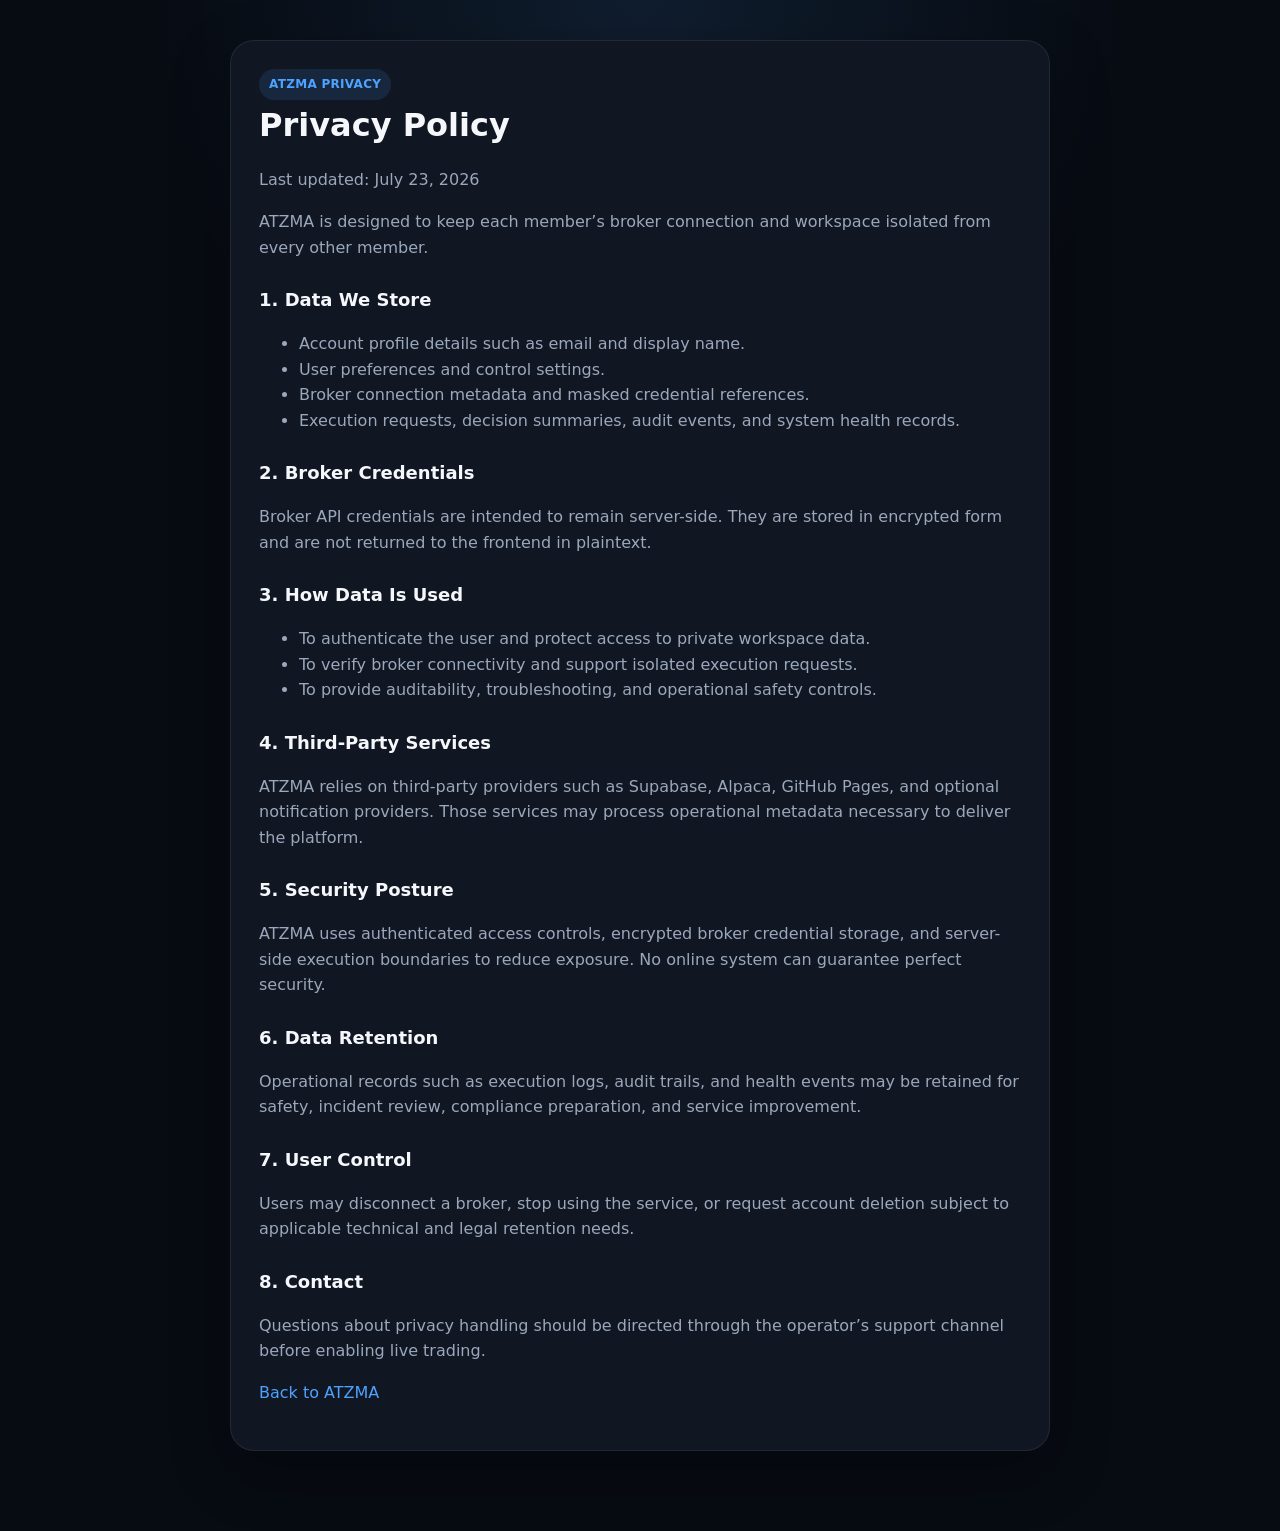
<file: privacy.html>
<!doctype html>
<html lang="en">
<head>
  <meta charset="utf-8">
  <meta name="viewport" content="width=device-width, initial-scale=1">
  <title>ATZMA Privacy Policy</title>
  <style>
    :root {
      --bg:#070b12;
      --panel:#101723;
      --text:#f5f7fb;
      --muted:#9ba7ba;
      --line:rgba(255,255,255,0.08);
      --blue:#4da3ff;
    }
    * { box-sizing:border-box; }
    body {
      margin:0;
      font-family:Inter,system-ui,sans-serif;
      background:radial-gradient(circle at top, rgba(77,163,255,0.12), transparent 30%), var(--bg);
      color:var(--text);
      line-height:1.6;
    }
    .wrap { max-width:860px; margin:0 auto; padding:40px 20px 80px; }
    .card { background:var(--panel); border:1px solid var(--line); border-radius:24px; padding:28px; box-shadow:0 20px 60px rgba(0,0,0,0.28); }
    h1,h2 { margin:0 0 12px; }
    h1 { font-size:32px; }
    h2 { font-size:18px; margin-top:26px; }
    p, li { color:var(--muted); }
    a { color:var(--blue); text-decoration:none; }
    .pill { display:inline-block; padding:6px 10px; border-radius:999px; background:rgba(77,163,255,0.12); color:var(--blue); font-size:12px; font-weight:700; letter-spacing:0.3px; text-transform:uppercase; }
  </style>
</head>
<body>
  <div class="wrap">
    <div class="card">
      <div class="pill">ATZMA Privacy</div>
      <h1>Privacy Policy</h1>
      <p>Last updated: July 23, 2026</p>
      <p>ATZMA is designed to keep each member’s broker connection and workspace isolated from every other member.</p>

      <h2>1. Data We Store</h2>
      <ul>
        <li>Account profile details such as email and display name.</li>
        <li>User preferences and control settings.</li>
        <li>Broker connection metadata and masked credential references.</li>
        <li>Execution requests, decision summaries, audit events, and system health records.</li>
      </ul>

      <h2>2. Broker Credentials</h2>
      <p>Broker API credentials are intended to remain server-side. They are stored in encrypted form and are not returned to the frontend in plaintext.</p>

      <h2>3. How Data Is Used</h2>
      <ul>
        <li>To authenticate the user and protect access to private workspace data.</li>
        <li>To verify broker connectivity and support isolated execution requests.</li>
        <li>To provide auditability, troubleshooting, and operational safety controls.</li>
      </ul>

      <h2>4. Third-Party Services</h2>
      <p>ATZMA relies on third-party providers such as Supabase, Alpaca, GitHub Pages, and optional notification providers. Those services may process operational metadata necessary to deliver the platform.</p>

      <h2>5. Security Posture</h2>
      <p>ATZMA uses authenticated access controls, encrypted broker credential storage, and server-side execution boundaries to reduce exposure. No online system can guarantee perfect security.</p>

      <h2>6. Data Retention</h2>
      <p>Operational records such as execution logs, audit trails, and health events may be retained for safety, incident review, compliance preparation, and service improvement.</p>

      <h2>7. User Control</h2>
      <p>Users may disconnect a broker, stop using the service, or request account deletion subject to applicable technical and legal retention needs.</p>

      <h2>8. Contact</h2>
      <p>Questions about privacy handling should be directed through the operator’s support channel before enabling live trading.</p>

      <p><a href="index.html">Back to ATZMA</a></p>
    </div>
  </div>
</body>
</html>
</file>
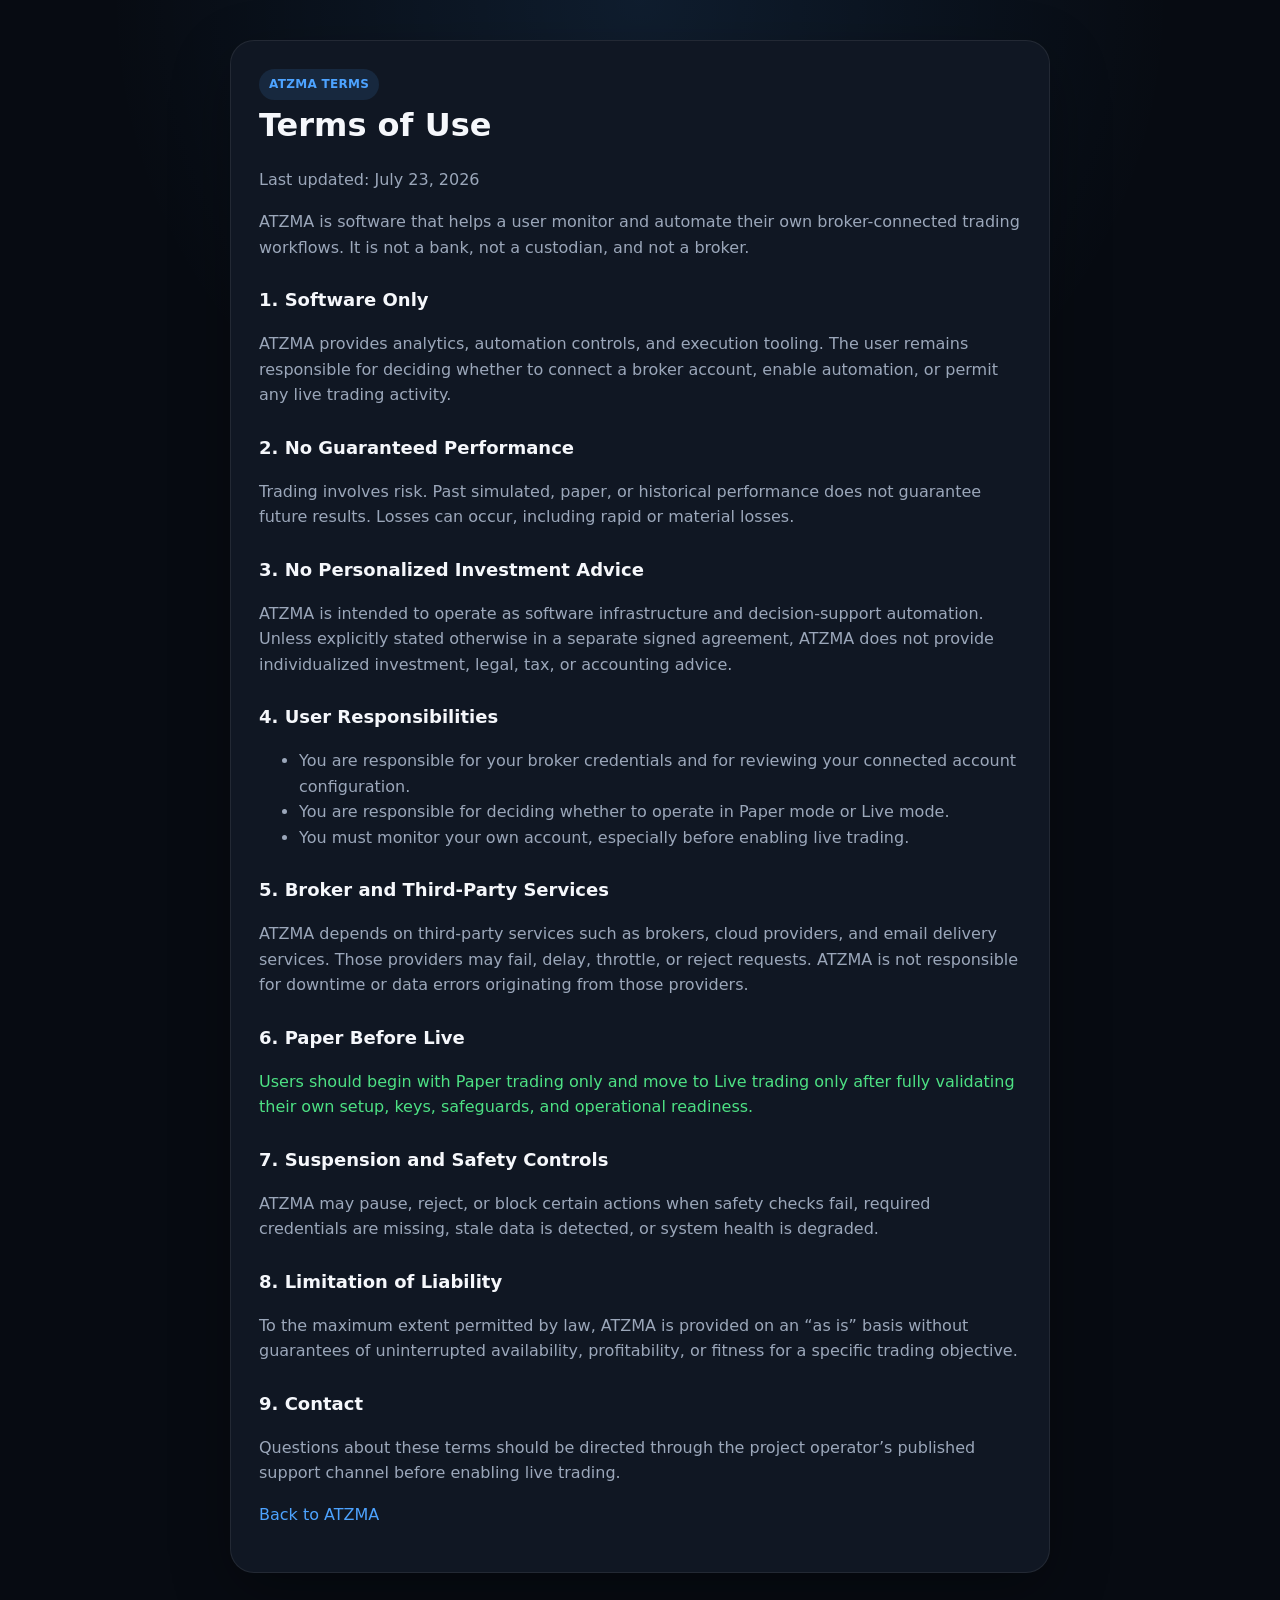
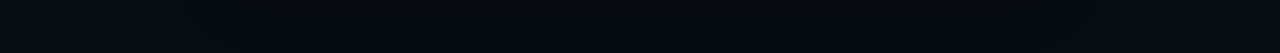
<file: terms.html>
<!doctype html>
<html lang="en">
<head>
  <meta charset="utf-8">
  <meta name="viewport" content="width=device-width, initial-scale=1">
  <title>ATZMA Terms of Use</title>
  <style>
    :root {
      --bg:#070b12;
      --panel:#101723;
      --text:#f5f7fb;
      --muted:#9ba7ba;
      --line:rgba(255,255,255,0.08);
      --blue:#4da3ff;
      --green:#4de184;
    }
    * { box-sizing:border-box; }
    body {
      margin:0;
      font-family:Inter,system-ui,sans-serif;
      background:radial-gradient(circle at top, rgba(77,163,255,0.12), transparent 30%), var(--bg);
      color:var(--text);
      line-height:1.6;
    }
    .wrap { max-width:860px; margin:0 auto; padding:40px 20px 80px; }
    .card { background:var(--panel); border:1px solid var(--line); border-radius:24px; padding:28px; box-shadow:0 20px 60px rgba(0,0,0,0.28); }
    h1,h2 { margin:0 0 12px; }
    h1 { font-size:32px; }
    h2 { font-size:18px; margin-top:26px; }
    p, li { color:var(--muted); }
    a { color:var(--blue); text-decoration:none; }
    .pill { display:inline-block; padding:6px 10px; border-radius:999px; background:rgba(77,163,255,0.12); color:var(--blue); font-size:12px; font-weight:700; letter-spacing:0.3px; text-transform:uppercase; }
    .risk { color:var(--green); }
  </style>
</head>
<body>
  <div class="wrap">
    <div class="card">
      <div class="pill">ATZMA Terms</div>
      <h1>Terms of Use</h1>
      <p>Last updated: July 23, 2026</p>
      <p>ATZMA is software that helps a user monitor and automate their own broker-connected trading workflows. It is not a bank, not a custodian, and not a broker.</p>

      <h2>1. Software Only</h2>
      <p>ATZMA provides analytics, automation controls, and execution tooling. The user remains responsible for deciding whether to connect a broker account, enable automation, or permit any live trading activity.</p>

      <h2>2. No Guaranteed Performance</h2>
      <p>Trading involves risk. Past simulated, paper, or historical performance does not guarantee future results. Losses can occur, including rapid or material losses.</p>

      <h2>3. No Personalized Investment Advice</h2>
      <p>ATZMA is intended to operate as software infrastructure and decision-support automation. Unless explicitly stated otherwise in a separate signed agreement, ATZMA does not provide individualized investment, legal, tax, or accounting advice.</p>

      <h2>4. User Responsibilities</h2>
      <ul>
        <li>You are responsible for your broker credentials and for reviewing your connected account configuration.</li>
        <li>You are responsible for deciding whether to operate in Paper mode or Live mode.</li>
        <li>You must monitor your own account, especially before enabling live trading.</li>
      </ul>

      <h2>5. Broker and Third-Party Services</h2>
      <p>ATZMA depends on third-party services such as brokers, cloud providers, and email delivery services. Those providers may fail, delay, throttle, or reject requests. ATZMA is not responsible for downtime or data errors originating from those providers.</p>

      <h2>6. Paper Before Live</h2>
      <p class="risk">Users should begin with Paper trading only and move to Live trading only after fully validating their own setup, keys, safeguards, and operational readiness.</p>

      <h2>7. Suspension and Safety Controls</h2>
      <p>ATZMA may pause, reject, or block certain actions when safety checks fail, required credentials are missing, stale data is detected, or system health is degraded.</p>

      <h2>8. Limitation of Liability</h2>
      <p>To the maximum extent permitted by law, ATZMA is provided on an “as is” basis without guarantees of uninterrupted availability, profitability, or fitness for a specific trading objective.</p>

      <h2>9. Contact</h2>
      <p>Questions about these terms should be directed through the project operator’s published support channel before enabling live trading.</p>

      <p><a href="index.html">Back to ATZMA</a></p>
    </div>
  </div>
</body>
</html>
</file>
<file: workspace.css>
/* ATZMA workspace — responsive application shell and one detail surface. */
:root {
  color-scheme: dark;
  --bg:#0c1117; --c1:#111821; --c2:#161e28; --c3:#202a36; --c4:#2c3948;
  --white:#f1f5f9; --g1:#e1e8f0; --g2:#b0bdcc; --g3:#92a3b7; --g4:#2b3848;
  --green:#a5e5be; --green2:#a5e5be; --blue:#9cc9ff; --red:#ff9f9f;
  --purple:#c5baff; --orange:#efc77f; --line:rgba(183,204,225,.12);
  --radius:18px;
}
body { background:var(--bg); -webkit-font-smoothing:antialiased; }
button,input,select { font:inherit; }
button,[role=button],a { touch-action:manipulation; }
button { cursor:pointer; }
button:disabled { cursor:not-allowed; opacity:.45; }
:focus-visible { outline:2px solid var(--blue); outline-offset:4px; border-radius:6px; }
[hidden] { display:none !important; }
#bg-canvas { display:none; }
#app { max-width:1440px; margin:auto; background:var(--bg); }
.hdr { min-height:94px; padding:calc(var(--safe-t) + 18px) 24px 16px; background:var(--bg); border-bottom:1px solid var(--line); gap:16px; }
.hdr-l h1 { font-size:25px; letter-spacing:-.8px; font-weight:650; }
.hdr-l p { color:var(--g3); font-size:12px; font-weight:400; margin-top:5px; }
.workspace-eyebrow { color:var(--g3); font-size:10px; font-weight:650; letter-spacing:1.8px; margin-bottom:9px; }
.header-actions { display:flex; align-items:center; gap:10px; }
.environment-chip { color:var(--green); background:rgba(165,229,190,.08); border:1px solid rgba(165,229,190,.18); border-radius:7px; padding:7px 10px; font-size:10px; font-weight:750; letter-spacing:1px; white-space:nowrap; }
.icon-button { display:grid; place-items:center; width:42px; height:42px; border:1px solid var(--line); color:var(--g2); background:var(--c1); border-radius:12px; flex-shrink:0; }
.icon-button svg { width:19px; height:19px; }
.header-account { width:38px; height:38px; border-radius:50%; border:1px solid var(--line); background:var(--c2); overflow:hidden; padding:0; }
.header-account img { width:100%; height:100%; object-fit:cover; }
.page { padding:24px 20px 30px; transform:none; transition:none; display:none; }
.page.active { display:block; }
.page::-webkit-scrollbar { display:block; width:5px; }
.page { scrollbar-width:thin; scrollbar-color:var(--c4) transparent; overscroll-behavior-y:contain; }
.page[aria-hidden=true] { visibility:hidden; }
.card,.summary-card,.detail-card,.status-panel,.s-sec { border:1px solid var(--line); border-radius:var(--radius); box-shadow:none; }
.hero { background:var(--c1); border:1px solid var(--line); padding:30px 24px; min-height:207px; }
.hero:hover { box-shadow:none; border-color:var(--line); }
.hero .lbl { font-size:11px; color:var(--g2); letter-spacing:1.2px; }
.hero-val { font-size:clamp(31px,4vw,46px); letter-spacing:-1.8px; margin-top:16px; font-weight:600; line-height:1.15; }
.hero-chg { margin-top:12px; flex-wrap:wrap; gap:8px; }
.hero-chg .sub { color:var(--g3); font-size:12px; }
.live-badge { top:23px; right:24px; border:1px solid var(--line); padding:5px 8px; font-size:9px; border-radius:6px; background:var(--c2); }
#last-updated-lbl { top:auto !important; bottom:17px; right:24px !important; font-size:9px !important; }
.spark-wrap { display:none; }
#hdr-title:focus,#detail-title:focus { outline:none; }
#alert-badge { display:none; }
.ldot,.meta-dot { box-shadow:none; animation:none; }
.meta-strip { padding:4px 2px 16px; gap:12px; flex-wrap:wrap; }
.meta-chip { font-size:11px; }
.workspace-banner { background:var(--c2); border:1px solid var(--line); border-radius:var(--radius); padding:20px; }
.workspace-banner-title { font-size:16px; line-height:1.4; font-weight:650; }
.workspace-banner-copy { font-size:12px; line-height:1.7; max-width:660px; }
.workspace-banner-btn { padding:12px 16px; font-size:12px; border-radius:10px; min-height:44px; }
.workspace-banner-btn.primary,.auth-submit { background:var(--green); color:#10241a; }
.workspace-banner-btn.secondary { background:var(--c3); }
.workspace-banner-pill,.health-pill { border-radius:6px; font-size:10px; letter-spacing:.6px; }
.quick-access { display:grid; grid-template-columns:repeat(3,minmax(0,1fr)); gap:10px; margin:16px 0 22px; }
.quick-access button { display:flex; align-items:center; gap:12px; padding:16px; text-align:start; border-radius:13px; background:var(--c1); color:var(--white); border:1px solid var(--line); font-size:12px; font-weight:600; min-height:65px; }
.quick-access button:hover { background:var(--c2); border-color:var(--c4); }
.quick-access svg { width:20px; height:20px; color:var(--green); flex-shrink:0; }
.quick-access span { display:block; }
.quick-access small { display:block; margin-top:4px; font-size:10px; font-weight:400; color:var(--g3); }
.system-health { border:1px solid var(--line); background:var(--c1); border-radius:14px; margin-bottom:16px; }
.system-health>summary { min-height:56px; display:flex; align-items:center; justify-content:space-between; padding:16px 18px; cursor:pointer; list-style:none; font-size:13px; font-weight:600; gap:10px; }
.system-health>summary::-webkit-details-marker { display:none; }
.system-health>summary::after { content:'+'; color:var(--g3); font-size:20px; font-weight:400; }
.system-health[open]>summary::after { content:'−'; }
.system-health>summary span:last-child { margin-inline-start:auto; font-size:11px; color:var(--g3); font-weight:400; }
.system-health .status-panel { margin:0; background:transparent; border:0; border-top:1px solid var(--line); border-radius:0; }
.status-row { padding:14px 18px; border-color:var(--line); }
.status-row-label { font-size:11px; color:var(--g3); }
.status-row-value { font-size:13px; font-weight:600; margin-top:4px; }
.status-row-icon { width:34px; height:34px; border-radius:10px; }
.summary-grid { gap:14px; margin-bottom:14px; }
.summary-card { background:var(--c1); }
.summary-card-pad { padding:20px; }
.summary-title { font-size:12px; font-weight:550; color:var(--g2); }
.summary-link { padding:14px 20px; border-top:1px solid var(--line); font-size:12px; min-height:44px; }
.detail-card { background:var(--c1); padding:20px; margin-bottom:16px; }
.detail-head h3 { font-size:16px; letter-spacing:-.3px; }
.detail-value { font-size:22px; font-weight:600; letter-spacing:-.6px; }
.detail-copy,.detail-label { font-size:12px; line-height:1.6; }
.action-strip { gap:10px; margin-bottom:22px; }
.action-mini { border-radius:12px; padding:14px 10px; min-height:66px; background:var(--c2); border:1px solid var(--line); }
.action-mini strong { font-size:12px; }
.action-mini span { font-size:10px; margin-top:5px; color:var(--g3); }
.ctl-btn-danger { background:rgba(255,159,159,.05); border-color:rgba(255,159,159,.18); color:var(--red); border-radius:11px; min-height:44px; }
.pill-row { background:var(--c1); border:1px solid var(--line); padding:5px; border-radius:12px; gap:4px; width:fit-content; max-width:100%; }
.pill { min-height:36px; display:flex; align-items:center; justify-content:center; border-radius:8px; background:none; padding:8px 16px; font-size:12px; }
.pill.active { background:var(--c3); color:var(--white); border-color:transparent; }
.chart-wrap { height:285px; }
.chart-meta { gap:12px; }
.cmeta { background:var(--c1); border:1px solid var(--line); padding:18px 12px; border-radius:13px; }
.s-sec { background:var(--c1); overflow:hidden; margin-bottom:20px; }
.s-sec-lbl { padding:18px 18px 10px; color:var(--g3); letter-spacing:1.3px; font-size:10px; }
.s-item { padding:16px 18px; min-height:76px; border-color:var(--line); }
.s-item:hover { background:rgba(255,255,255,.02); }
.s-txt-main { font-size:14px; font-weight:550; }
.s-txt-sub { font-size:11px; line-height:1.5; margin-top:4px; }
.s-ico { width:34px; height:34px; border-radius:10px; font-size:16px; filter:saturate(.6); }
.s-ico { background:transparent !important; border:1px solid var(--line); color:var(--g2); }
.s-ico svg { width:19px; height:19px; }
.tog { flex-shrink:0; }
.tabbar { padding:8px 6px max(10px,var(--safe-b)); border-top:1px solid var(--line); background:var(--c1); gap:4px; backdrop-filter:none; }
.tab { border:0; background:none; font:inherit; min-height:52px; padding:9px 2px 6px; border-radius:10px; color:var(--g3); }
.tab.active { background:rgba(165,229,190,.07); color:var(--green); }
.tab-lbl { font-size:10px; font-weight:550; }
.tab-icon { width:21px; height:21px; }
.tab svg [fill]:not([fill=none]) { fill:currentColor !important; }
.tab svg [stroke]:not([stroke=none]) { stroke:currentColor !important; }
.tab-bar-indicator,.nav-brand,.nav-caption,.nav-footer { display:none; }
.tab#tab-alerts { order:2; } .tab#tab-charts { order:3; } .tab#tab-trades { order:4; } .tab#tab-settings { order:5; }
.skip-link { position:fixed; z-index:1000; inset-inline-start:20px; top:-100px; padding:14px 20px; background:var(--white); color:var(--bg); border-radius:10px; }
.skip-link:focus { top:12px; }
.workspace-detail { position:absolute; inset:0; z-index:20; background:var(--bg); overflow-y:auto; overscroll-behavior-y:contain; touch-action:pan-y; }
.detail-toolbar { display:flex; align-items:center; gap:15px; position:sticky; top:0; background:var(--bg); z-index:5; padding:20px 24px; border-bottom:1px solid var(--line); }
.detail-toolbar h2 { font-size:21px; font-weight:600; letter-spacing:-.5px; }
.detail-context { color:var(--g3); font-size:11px; margin-bottom:5px; }
.back-button { display:flex; align-items:center; justify-content:center; width:44px; height:44px; border:1px solid var(--line); background:var(--c1); color:var(--white); border-radius:12px; flex-shrink:0; }
.back-button svg { width:20px; height:20px; }
.gesture-hint { margin-inline-start:auto; font-size:10px; color:var(--g3); max-width:94px; line-height:1.5; text-align:end; }
.detail-content { padding:24px; max-width:940px; margin-inline:auto; }
.detail-content .sheet-overlay,.detail-content .overlay { position:static; display:none; opacity:1; pointer-events:auto; background:none; backdrop-filter:none; transition:none; }
.detail-content .sheet-overlay.open,.detail-content .overlay.open { display:block; }
.detail-content .sheet-box,.detail-content .modal { transform:none !important; max-width:none; background:var(--c1); border:1px solid var(--line); border-radius:var(--radius); padding:24px; transition:none; max-height:none; }
.detail-content .sheet-handle,.detail-content .m-handle,.detail-content .sheet-title,.detail-content .m-title { display:none; }
.m-input,.auth-input { background:var(--bg); border-color:var(--c4); border-radius:10px; padding:14px; font-size:16px; min-height:48px; }
.m-input:focus,.auth-input:focus { border-color:var(--blue); box-shadow:0 0 0 3px rgba(156,201,255,.1); }
.profile-row { padding:16px 0; gap:18px; border-color:var(--line); }
.profile-key { color:var(--g3); font-size:12px; }
.profile-val { font-size:13px; overflow-wrap:anywhere; text-align:end; }
.view-segments { display:flex; background:var(--bg); border:1px solid var(--line); border-radius:11px; padding:5px; margin-bottom:20px; gap:4px; }
.view-segments button { flex:1; border:0; border-radius:7px; min-height:40px; background:none; color:var(--g3); font-size:12px; font-weight:600; }
.view-segments button[aria-pressed=true] { background:var(--c3); color:var(--white); }
.connection-options { border:1px solid var(--line); border-radius:12px; padding:0 16px; margin:16px 0; }
.connection-options>summary { padding:16px 0; cursor:pointer; color:var(--g2); font-size:12px; }
.connection-options[open] { padding-bottom:14px; }
#research-evidence details { border-bottom:1px solid var(--line); }
#research-evidence summary { cursor:pointer; line-height:1.6; }
.auth-overlay { background:rgba(5,9,14,.85); padding:24px; overflow:auto; }
.auth-card { background:var(--c1); border:1px solid var(--line); border-radius:24px; max-width:460px; padding:30px; box-shadow:0 30px 100px #0008; position:relative; margin:auto; }
.auth-dismiss { position:absolute; inset-inline-end:18px; top:18px; }
.auth-kicker { color:var(--g3); font-size:10px; }
.auth-title { font-size:26px; }
.auth-copy { font-size:13px; line-height:1.7; }
.auth-meta,.auth-field-label { color:var(--g3); }
.auth-submit { border-radius:11px; min-height:48px; box-shadow:none; }
.auth-tab.active { background:var(--c3); border:0; color:var(--white); }
.auth-tab { border:0; background:none; min-height:44px; }
.auth-tabs { background:var(--bg); border:1px solid var(--line); border-radius:13px; padding:4px; }
.auth-userbar { display:none; }
#toast { max-width:calc(100vw - 32px); white-space:normal; text-align:center; line-height:1.5; bottom:100px; background:var(--c3); }
body.has-detail .hdr { display:none; }
body.has-detail .tabbar { opacity:.7; }
@media(min-width:760px) {
  .hdr { padding:25px 34px; min-height:112px; }
  .hdr-l h1 { font-size:29px; }
  .page { padding:30px 34px 40px; }
  #pg-home.active { display:grid; grid-template-columns:1fr 1fr; gap:0 20px; align-content:start; }
  #pg-home>.hero,#pg-home>.meta-strip,#pg-home>.workspace-banner,#pg-home>.quick-access,#pg-home>.system-health,#pg-home>.action-strip,#pg-home>#btn-emergency-stop,#pg-home>.detail-card { grid-column:1/-1; }
  #pg-home>.summary-grid { display:flex; flex-direction:column; }
  #pg-home>.summary-grid>.summary-card { flex:1; }
  .quick-access button { padding:20px; }
  #pg-settings.active { display:grid; grid-template-columns:1fr 1fr; gap:0 20px; align-content:start; }
  #pg-settings>p { grid-column:1/-1; }
  .detail-content { padding:30px 34px 60px; }
  .detail-toolbar { padding:24px 34px; }
  .system-health .status-panel { display:grid; grid-template-columns:repeat(2,1fr); }
  .status-row:last-child { grid-column:1/-1; }
  #pg-alerts .positions-stack { display:grid; grid-template-columns:repeat(2,1fr); gap:14px; }
}
@media(min-width:1080px) {
  #app { display:grid; grid-template-columns:224px minmax(0,1fr); grid-template-rows:112px minmax(0,1fr); }
  .hdr { grid-area:1/2; }
  .pages { grid-area:2/2; min-height:0; }
  .tabbar { grid-area:1/1/3/2; display:flex; flex-direction:column; border-top:0; border-inline-end:1px solid var(--line); padding:32px 16px 24px; gap:7px; }
  .nav-brand { display:flex; align-items:center; gap:12px; margin:0 10px 40px; font-size:20px; font-weight:750; letter-spacing:2px; }
  .nav-brand img { width:36px; height:36px; border-radius:10px; }
  .nav-caption { display:block; margin:0 14px 10px; font-size:9px; letter-spacing:1.8px; font-weight:600; color:var(--g3); }
  .tab { flex:0 0 auto; flex-direction:row; justify-content:flex-start; gap:13px; padding:15px; min-height:50px; }
  .tab-lbl { font-size:13px; }
  .nav-footer { display:block; margin-top:auto; padding:20px 12px 0; border-top:1px solid var(--line); order:10; color:var(--g3); font-size:11px; line-height:1.7; }
  .nav-footer strong { color:var(--g2); font-weight:550; display:block; margin-bottom:5px; }
  body.has-detail .hdr { display:flex; }
  body.has-detail .tabbar { opacity:1; }
  .detail-toolbar { padding-top:16px; }
  .gesture-hint { display:none; }
  #toast { bottom:32px; }
}
@media(max-width:480px) {
  .hdr { padding-inline:20px; }
  .header-actions { gap:8px; }
  .header-actions>.icon-button { display:none; }
  .environment-chip { padding:6px 8px; font-size:9px; }
  .hdr-l h1 { font-size:23px; }
  .hdr-l p { max-width:195px; line-height:1.4; }
  .page { padding:20px 16px 26px; }
  .hero { padding:26px 20px; min-height:214px; }
  .hero .lbl { max-width:180px; }
  .hero-chg { max-width:240px; }
  .quick-access { gap:8px; margin-block:14px 18px; }
  .quick-access button { flex-direction:column; align-items:flex-start; gap:10px; padding:14px 12px; font-size:11px; }
  .quick-access small { font-size:9px; }
  .system-health>summary span:last-child { display:none; }
  .summary-grid { grid-template-columns:1fr; }
  .detail-content { padding:18px 16px 36px; }
  .detail-toolbar { padding:calc(var(--safe-t) + 16px) 16px 16px; gap:12px; }
  .detail-toolbar h2 { font-size:19px; }
  .detail-content .sheet-box,.detail-content .modal { padding:20px 16px; }
  .auth-overlay { padding:12px; }
  .auth-card { padding:28px 22px; border-radius:20px; }
  .workspace-banner-actions { flex-wrap:wrap; }
  .workspace-banner-head { gap:8px; }
  .workspace-banner-pill { flex-shrink:0; }
  .profile-row { flex-wrap:wrap; gap:8px; }
}
@media(prefers-reduced-motion:reduce) {
  *,*::before,*::after { animation:none !important; transition:none !important; scroll-behavior:auto !important; }
}
@media(prefers-reduced-motion:no-preference) {
  .workspace-detail:not([hidden]) .detail-content { animation:detail-enter .2s ease-out; }
  @keyframes detail-enter { from { opacity:.3; transform:translateX(12px); } to { opacity:1; transform:translateX(0); } }
}
[dir=rtl] .back-button svg { transform:rotate(180deg); }
[dir=rtl] .live-badge { right:auto; left:24px; }

/* Home overview stays collapsed until the user opens the explanation. */
.workspace-guide { margin: 0 0 22px; padding:0; border:1px solid var(--line, #283237); background:linear-gradient(120deg,#142624,#121b22); border-radius:20px; text-align:right; }
.guide-toggle { display:flex; align-items:center; justify-content:space-between; gap:12px; padding:14px 18px; cursor:pointer; list-style:none; font-size:13px; }
.guide-toggle::-webkit-details-marker { display:none; }
.guide-toggle:focus-visible { outline:2px solid var(--green); outline-offset:3px; border-radius:20px; }
.guide-toggle > span:first-child { min-width:0; overflow:hidden; text-overflow:ellipsis; white-space:nowrap; }
.guide-toggle-hint { color:var(--green); flex-shrink:0; font-size:12px; }
.guide-toggle-hint::after { content:"הרחבה +"; }
.workspace-guide[open] > .guide-toggle .guide-toggle-hint::after { content:"צמצום −"; }
.workspace-guide:not([open]) > .guide-content { display:none; }
.guide-content { padding:8px 24px 24px; }
.guide-eyebrow { color:var(--green); font-size:11px; letter-spacing:.06em; margin:0 0 12px; }
.workspace-guide h2 { font-size:24px; line-height:1.45; margin:0 0 20px; }
.guide-grid { display:grid; grid-template-columns:repeat(3,minmax(0,1fr)); gap:20px; }
.guide-grid article { min-width:0; border-inline-start:2px solid #3c645a; padding-inline-start:14px; }
.guide-grid h3 { font-size:14px; margin:0 0 9px; }
.guide-grid p,.guide-help p { color:var(--g2); font-size:13px; line-height:1.8; margin:5px 0; }
.guide-grid small { color:var(--g2); font-size:11px; }
.guide-help { margin-top:22px; border-top:1px solid #2b3939; padding-top:16px; }
.guide-help summary { cursor:pointer; font-size:13px; color:var(--green); }
.metric-progress .progress-track { display:none; }
@media(max-width:700px) { .guide-content {padding:8px 17px 20px;} .workspace-guide h2{font-size:21px;} .guide-grid {grid-template-columns:1fr;gap:16px;} }

.readonly-controls {margin:12px 0 24px; color:var(--g2);font-size:12px;}
.readonly-controls summary {cursor:pointer;padding:12px 0;}
.readonly-controls p {line-height:1.8;margin-bottom:12px;}

#pg-home > .workspace-guide, #pg-home > .readonly-controls { grid-column:1 / -1; }
.evidence-scorecard {
  padding: 16px;
  margin-bottom: 20px;
  border: 1px solid var(--c4);
  border-radius: 14px;
  line-height: 1.7;
  background: var(--c1);
  overflow-wrap: anywhere;
}
.evidence-scorecard > strong { color: var(--white); font-size: 15px; }
.evidence-scorecard th, .evidence-scorecard td { padding: 9px 5px; border-bottom: 1px solid var(--c4); }
.evidence-scorecard caption { text-align: right; padding: 8px 0; color: var(--g2); }
.evidence-scorecard summary { cursor: pointer; padding: 8px 0; }
.evidence-scorecard button { min-height: 44px; padding: 8px 14px; cursor: pointer; }
</file>
